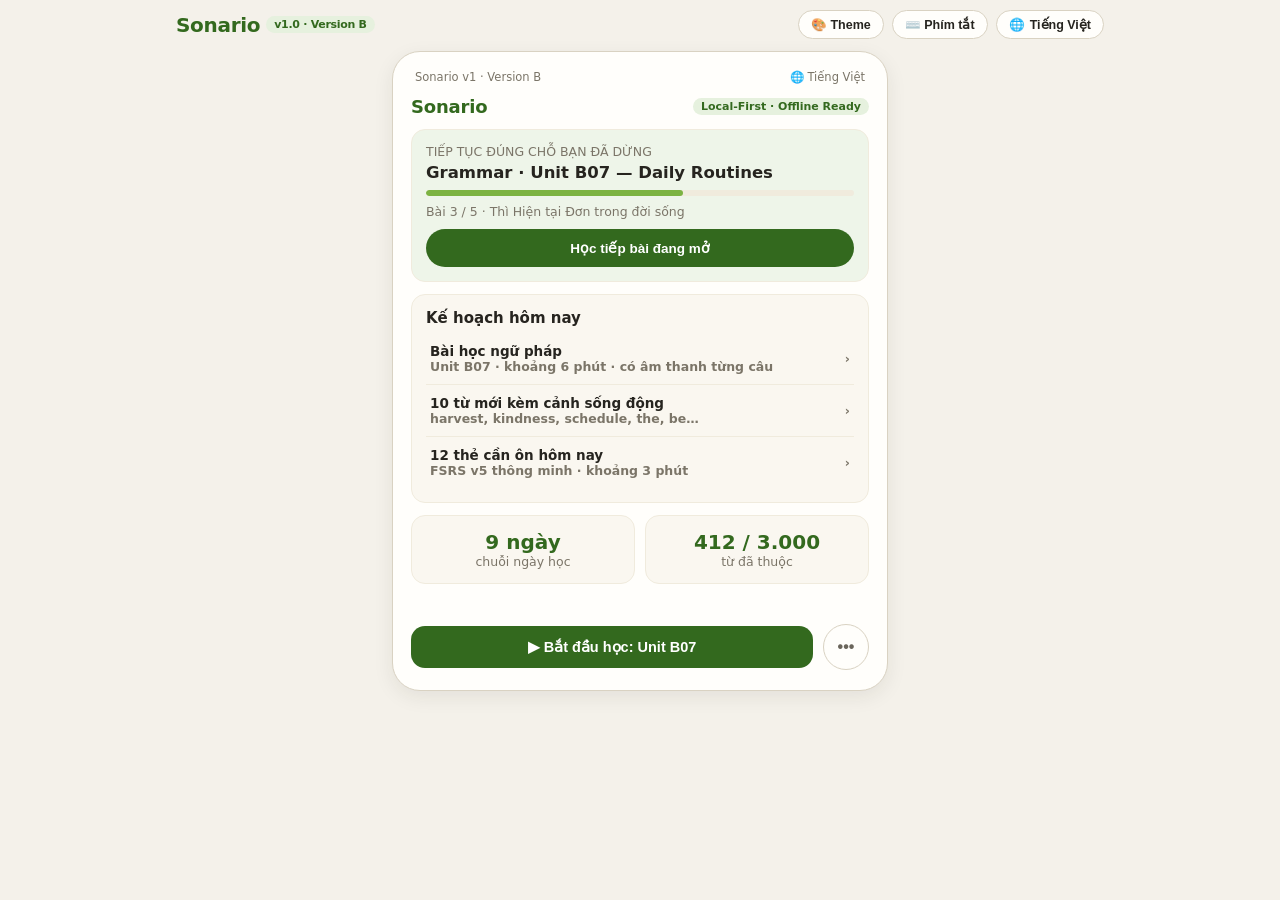
<file: index.html>
<!DOCTYPE html>
<html lang="vi" dir="ltr">
<head>
  <meta charset="utf-8">
  <meta name="viewport" content="width=device-width, initial-scale=1">
  <title>Sonario — Học tiếng Anh tự nhiên (Version B · v1.0)</title>
  <meta name="description" content="Sonario — Ứng dụng học tiếng Anh tự nhiên với cảnh sống động, sách ngữ pháp có âm thanh và thẻ nhớ thông minh FSRS v5.">
  <link rel="alternate" hreflang="vi" href="https://sonario.pp.ua/?lang=vi">
  <link rel="alternate" hreflang="en" href="https://sonario.pp.ua/?lang=en">
  <link rel="alternate" hreflang="es" href="https://sonario.pp.ua/?lang=es">
  <link rel="alternate" hreflang="zh-Hans" href="https://sonario.pp.ua/?lang=zh-Hans">
  <link rel="alternate" hreflang="hi" href="https://sonario.pp.ua/?lang=hi">
  <link rel="alternate" hreflang="fa" href="https://sonario.pp.ua/?lang=fa">
  <link rel="alternate" hreflang="x-default" href="https://sonario.pp.ua/">
  <link rel="stylesheet" href="styles.css">
</head>
<body>

  <!-- Top Global Bar: Brand + Language Resolver Trigger + Theme & Keyboard Triggers -->
  <header class="global-topbar">
    <div class="brand-cluster">
      <div class="brand-logo" onclick="SonarioApp.navigate('home')">
        <span>Sonario</span>
        <span class="brand-badge">v1.0 · Version B</span>
      </div>
    </div>
    <div class="top-actions">
      <button class="pill-btn" onclick="SonarioApp.navigate('appearance')" title="Đổi bảng màu (32 Themes + Random)">
        🎨 Theme
      </button>
      <button class="pill-btn" onclick="SonarioApp.openSheet('keys-sheet')" title="Phím tắt bàn phím (?)">
        ⌨️ Phím tắt
      </button>
      <button class="pill-btn" onclick="SonarioApp.openSheet('lang-sheet')" title="Chọn ngôn ngữ hỗ trợ (91 thị trường)">
        🌐 <span id="active-lang-label">Tiếng Việt</span>
      </button>
    </div>
  </header>

  <!-- Main App Stage (Mobile-First Shell) -->
  <main class="app-stage-wrap">
    <div class="app-shell">
      <div id="sonario-screen-body" style="display:flex;flex-direction:column;gap:12px;flex:1;">
        <!-- Rendered dynamically by SonarioApp -->
      </div>

      <!-- Plan A Navigation Bar: 1 Dynamic Continue Button + 1 Round "•••" Sheet Button -->
      <nav class="bottombar" aria-label="Điều hướng chính">
        <button id="sonario-continue-btn" class="continue-btn">▶ Bắt đầu học</button>
        <button class="dotsbtn" onclick="SonarioApp.openSheet('nav-sheet')" title="Mở bảng điều hướng 5 khu vực">•••</button>
      </nav>
    </div>
  </main>

  <!-- Screen 8: The "•••" Navigation Sheet (5 Big Area Tiles + 2 Compact Rows) -->
  <div id="nav-sheet" class="sheet-backdrop hidden" onclick="if(event.target===this) SonarioApp.closeAllSheets()">
    <div class="sheet-panel">
      <div style="display:flex;justify-content:space-between;align-items:center;">
        <b style="font-size:16.5px;">Chuyển tới… (Go to…)</b>
        <button class="pill-btn" onclick="SonarioApp.closeAllSheets()">✕</button>
      </div>
      <div class="tiles-grid">
        <button class="nav-tile" onclick="SonarioApp.navigate('home')">
          <svg viewBox="0 0 24 24"><path d="M12 3l9 8h-3v9h-4v-6H10v6H6v-9H3z"/></svg>
          Home (Hôm nay)
        </button>
        <button class="nav-tile" onclick="SonarioApp.navigate('grammar_map')">
          <svg viewBox="0 0 24 24"><path d="M5 3h12a2 2 0 0 1 2 2v16H7a2 2 0 0 1-2-2V3zm2 2v12.5c0 .3.2.5.5.5H17V5H7z"/></svg>
          Grammar (60 Bài)
        </button>
        <button class="nav-tile" onclick="SonarioApp.navigate('words')">
          <svg viewBox="0 0 24 24"><text x="12" y="17" text-anchor="middle" font-size="13" font-weight="800" fill="currentColor">Aa</text></svg>
          Words (Từ & Cảnh)
        </button>
        <button class="nav-tile" onclick="SonarioApp.navigate('review')">
          <svg viewBox="0 0 24 24"><path d="M12 4a8 8 0 1 1-7.4 5.3l2.2.6A6 6 0 1 0 12 6v4L7.5 6.5 12 3v1z"/></svg>
          Review (Ôn thẻ)
        </button>
        <button class="nav-tile" style="grid-column: span 2;" onclick="SonarioApp.navigate('me')">
          <svg viewBox="0 0 24 24"><path d="M12 4a4 4 0 1 1 0 8 4 4 0 0 1 0-8zm0 10c4.4 0 8 2 8 4.5V20H4v-1.5C4 16 7.6 14 12 14z"/></svg>
          Me (Tiến độ & Gói học)
        </button>
      </div>
      <div class="card">
        <div class="setrow" onclick="SonarioApp.navigate('settings')">
          <span>Cài đặt (Settings · Dịch & Khoá phụ huynh)</span><span>›</span>
        </div>
        <div class="setrow" onclick="SonarioApp.navigate('appearance')">
          <span>Giao diện / Bảng màu (Appearance · 32 Themes)</span><span>›</span>
        </div>
      </div>
    </div>
  </div>

  <!-- Language Picker Sheet (Multi-Market v1 · 91 Markets Scope) -->
  <div id="lang-sheet" class="sheet-backdrop hidden" onclick="if(event.target===this) SonarioApp.closeAllSheets()">
    <div class="sheet-panel">
      <div style="display:flex;justify-content:space-between;align-items:center;">
        <b style="font-size:16px;">🌐 Chọn ngôn ngữ giải thích (Đổi không mất tiến độ)</b>
        <button class="pill-btn" onclick="SonarioApp.closeAllSheets()">✕</button>
      </div>
      <input type="text" class="search-input" placeholder="Tìm Tiếng Việt, English, Español, فارسی, mã ISO..."
             oninput="SonarioApp.renderLanguagePickerList(this.value)">
      <div id="lang-picker-list" style="display:flex;flex-direction:column;gap:2px;"></div>
    </div>
  </div>

  <!-- Keyboard Shortcuts Sheet -->
  <div id="keys-sheet" class="sheet-backdrop hidden" onclick="if(event.target===this) SonarioApp.closeAllSheets()">
    <div class="sheet-panel">
      <div style="display:flex;justify-content:space-between;align-items:center;">
        <b style="font-size:16px;">⌨️ Bản đồ Phím tắt Máy tính (Version B)</b>
        <button class="pill-btn" onclick="SonarioApp.closeAllSheets()">✕</button>
      </div>
      <div class="card">
        <div class="setrow"><span><b>W</b></span><span>Nghe lại phát âm từ chính (Headword)</span></div>
        <div class="setrow"><span><b>R</b></span><span>Nghe lại câu mẫu</span></div>
        <div class="setrow"><span><b>T</b></span><span>Hiện / ẩn nhanh bản dịch inline (3s / 5s)</span></div>
        <div class="setrow"><span><b>V</b></span><span>Đổi 4 kiểu nhấn mạnh từ chính (Display / Serif / Highlight / Gradient)</span></div>
        <div class="setrow"><span><b>Enter</b></span><span>Pha 1: Xem đáp án thẻ ôn · Pha 2: Chấm Được & qua thẻ</span></div>
        <div class="setrow"><span><b>1 – 4</b></span><span>Chấm thẻ FSRS (1: Quên, 2: Khó, 3: Được, 4: Dễ — sau khi lật)</span></div>
        <div class="setrow"><span><b>F</b></span><span>Bật / tắt chế độ video toàn màn hình (ẩn thanh điều hướng)</span></div>
        <div class="setrow"><span><b>H</b></span><span>Quay về màn hình Hôm nay (Home)</span></div>
        <div class="setrow"><span><b>Esc</b></span><span>Đóng bảng chọn / thoát toàn màn hình</span></div>
      </div>
    </div>
  </div>

  <!-- Gumroad Family Licence Sheet -->
  <div id="licence-sheet" class="sheet-backdrop hidden" onclick="if(event.target===this) SonarioApp.closeAllSheets()">
    <div class="sheet-panel">
      <div style="display:flex;justify-content:space-between;align-items:center;">
        <b style="font-size:16px;">👨‍👩‍👧‍👦 Giấy phép Gia đình Trọn đời (189.000đ)</b>
        <button class="pill-btn" onclick="SonarioApp.closeAllSheets()">✕</button>
      </div>
      <p class="muted" style="margin:0;line-height:1.55;">
        Một mã giấy phép dùng cho cả gia đình (tối đa 6 thành viên), mở khoá toàn bộ lộ trình và tạo theme AI. Xác thực 1 lần qua Gumroad API, sau đó lưu chữ ký số Ed25519 hoạt động 100% offline.
      </p>
      <input id="gumroad-key-input" type="text" class="search-input"
             placeholder="Nhập mã giấy phép Gumroad hoặc FAM|LIC-2026-0001...">
      <div id="gumroad-status-msg" class="tiny" style="color:var(--accent-primary);font-weight:600;"></div>
      <div class="row">
        <a class="btn light" href="https://gumroad.com" target="_blank" rel="noopener">Mua trên Gumroad ›</a>
        <button class="btn" onclick="SonarioApp.verifyGumroadLicenseKey()">Kích hoạt mã ✓</button>
      </div>
    </div>
  </div>

  <script src="app.js"></script>
</body>
</html>
</file>
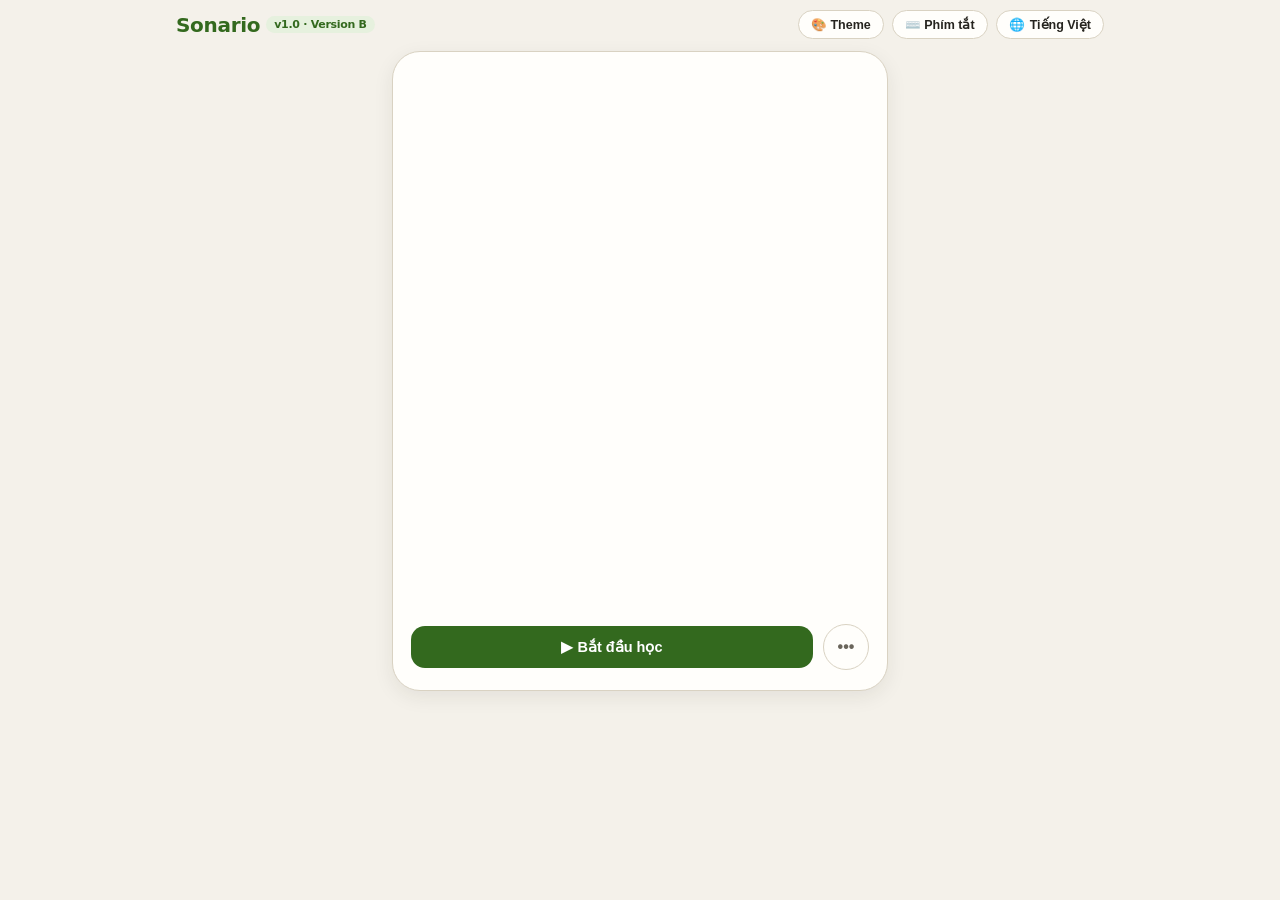
<file: sonario-v1-standalone.html>
<!DOCTYPE html>
<html lang="vi" dir="ltr">
<head>
  <meta charset="utf-8">
  <meta name="viewport" content="width=device-width, initial-scale=1">
  <title>Sonario — Học tiếng Anh tự nhiên (Version B · v1.0)</title>
  <meta name="description" content="Sonario — Ứng dụng học tiếng Anh tự nhiên với cảnh sống động, sách ngữ pháp có âm thanh và thẻ nhớ thông minh FSRS v5.">
  <link rel="alternate" hreflang="vi" href="https://sonario.pp.ua/?lang=vi">
  <link rel="alternate" hreflang="en" href="https://sonario.pp.ua/?lang=en">
  <link rel="alternate" hreflang="es" href="https://sonario.pp.ua/?lang=es">
  <link rel="alternate" hreflang="zh-Hans" href="https://sonario.pp.ua/?lang=zh-Hans">
  <link rel="alternate" hreflang="hi" href="https://sonario.pp.ua/?lang=hi">
  <link rel="alternate" hreflang="fa" href="https://sonario.pp.ua/?lang=fa">
  <link rel="alternate" hreflang="x-default" href="https://sonario.pp.ua/">
  <style>
/* ==========================================================================
   Sonario v1 Web App — Version B Official Stylesheet
   Author: Gemini Neon (GEMINI-2001) | Date: 2026-11-25
   Architecture:
   - CSS Logical Properties throughout (margin-inline-start, padding-inline-end)
     for automatic LTR / RTL mirroring across 91 markets.
   - Strict BiDi isolation (.en-isolate) for English & IPA inside RTL UI.
   - Theme token hierarchy: --accent-primary reserved strictly for key content
     (headword, grammar rule forms, target words in examples, correct answers).
   ========================================================================== */

:root {
  --bg-page: #f4f1ea;
  --bg-surface: #fffefb;
  --bg-card: #faf7f0;
  --bg-card-tint: #eef5e9;
  --text-primary: #26241f;
  --text-secondary: #6a655b;
  --text-muted: #8a8474;
  --accent-primary: #33691e;
  --accent-secondary: #7cb342;
  --accent-soft: #e6f1de;
  --border-color: #d9d2c2;
  --border-subtle: #f0ebdd;
  --danger-bg: #f9e9e6;
  --danger-fg: #991b1b;
  --warn-bg: #fdf0dd;
  --warn-fg: #92400e;
  --good-bg: #e6f1de;
  --good-fg: #166534;
  --easy-bg: #e2edf8;
  --easy-fg: #1e40af;
  --radius-lg: 24px;
  --radius-md: 14px;
  --radius-pill: 999px;
  --shadow-soft: 0 6px 20px rgba(40, 35, 20, 0.08);
}

* {
  box-sizing: border-box;
}

html, body {
  margin: 0;
  padding: 0;
  font-family: system-ui, -apple-system, "Segoe UI", Roboto, "Noto Sans", sans-serif;
  background: var(--bg-page);
  color: var(--text-primary);
  min-height: 100vh;
  -webkit-font-smoothing: antialiased;
  transition: background-color 0.2s ease, color 0.2s ease;
}

/* BiDi isolation for English & IPA inside RTL interfaces (G4_RTL_BIDI) */
.en-isolate, bdi.en-isolate {
  unicode-bidi: isolate;
  direction: ltr;
  display: inline-block;
}

/* Top Global Bar (Language Picker, Theme Quick-Switch, Keyboard Shortcut Hint) */
.global-topbar {
  max-width: 960px;
  margin: 0 auto;
  padding: 10px 16px 4px;
  display: flex;
  align-items: center;
  justify-content: space-between;
  gap: 10px;
  flex-wrap: wrap;
}

.brand-cluster {
  display: flex;
  align-items: center;
  gap: 10px;
}

.brand-logo {
  font-weight: 800;
  font-size: 20px;
  color: var(--accent-primary);
  letter-spacing: -0.3px;
  cursor: pointer;
  display: flex;
  align-items: center;
  gap: 6px;
}

.brand-badge {
  font-size: 11px;
  font-weight: 600;
  padding: 2px 8px;
  border-radius: var(--radius-pill);
  background: var(--accent-soft);
  color: var(--accent-primary);
}

.top-actions {
  display: flex;
  align-items: center;
  gap: 8px;
}

.pill-btn {
  background: var(--bg-surface);
  color: var(--text-primary);
  border: 1.5px solid var(--border-color);
  border-radius: var(--radius-pill);
  padding: 6px 12px;
  font-size: 12.5px;
  font-weight: 600;
  cursor: pointer;
  display: inline-flex;
  align-items: center;
  gap: 5px;
  transition: transform 0.1s ease, border-color 0.15s ease;
}

.pill-btn:hover {
  border-color: var(--accent-primary);
}

/* Non-blocking Fallback / IP Suggestion Banner (Auto-Language Spec Section 1 & 2) */
.soft-banner {
  max-width: 520px;
  margin: 6px auto 0;
  padding: 8px 14px;
  border-radius: var(--radius-md);
  background: var(--bg-card-tint);
  border: 1.5px solid var(--accent-secondary);
  color: var(--text-primary);
  font-size: 12.5px;
  display: flex;
  align-items: center;
  justify-content: space-between;
  gap: 8px;
}

.soft-banner.hidden {
  display: none !important;
}

.soft-banner-actions {
  display: flex;
  align-items: center;
  gap: 6px;
  flex-shrink: 0;
}

/* Main App Shell (Responsive Mobile-First Stage + Desktop Centered Shell) */
.app-stage-wrap {
  max-width: 520px;
  margin: 8px auto 28px;
  padding: 0 12px;
}

.app-shell {
  background: var(--bg-surface);
  border: 1.5px solid var(--border-color);
  border-radius: 28px;
  padding: 18px 18px 20px;
  min-height: 640px;
  box-shadow: var(--shadow-soft);
  display: flex;
  flex-direction: column;
  gap: 13px;
  position: relative;
}

.app-shell.fullscreen-video-mode .bottombar,
.app-shell.fullscreen-video-mode .appbar,
.app-shell.fullscreen-video-mode .statusbar {
  display: none !important;
}

.statusbar {
  display: flex;
  justify-content: space-between;
  align-items: center;
  font-size: 11.5px;
  color: var(--text-muted);
  padding: 0 4px;
}

.appbar {
  display: flex;
  align-items: center;
  justify-content: space-between;
  gap: 8px;
}

.screen-title {
  font-weight: 800;
  font-size: 18px;
  color: var(--accent-primary);
  letter-spacing: -0.2px;
}

/* Cards & Hierarchy */
.card {
  background: var(--bg-card);
  border-radius: var(--radius-md);
  padding: 14px;
  border: 1px solid var(--border-subtle);
}

.card.tint {
  background: var(--bg-card-tint);
}

.muted {
  color: var(--text-muted);
  font-size: 12.5px;
}

.tiny {
  color: var(--text-muted);
  font-size: 11.5px;
  line-height: 1.5;
}

.big {
  font-size: 16.5px;
  font-weight: 700;
  color: var(--text-primary);
}

/* Progress Bar */
.bar {
  height: 6px;
  background: var(--border-subtle);
  border-radius: var(--radius-pill);
  overflow: hidden;
}

.bar > i {
  display: block;
  height: 100%;
  background: var(--accent-secondary);
  border-radius: var(--radius-pill);
  transition: width 0.25s ease;
}

/* Buttons */
.btn {
  display: inline-flex;
  align-items: center;
  justify-content: center;
  gap: 6px;
  background: var(--accent-primary);
  color: #ffffff;
  border: 1.5px solid transparent;
  border-radius: var(--radius-pill);
  padding: 10px 18px;
  font-size: 13.5px;
  font-weight: 600;
  cursor: pointer;
  text-align: center;
  text-decoration: none;
  transition: opacity 0.15s ease, transform 0.1s ease;
}

.btn:active {
  transform: scale(0.98);
}

.btn.light {
  background: transparent;
  color: var(--accent-primary);
  border-color: var(--border-color);
}

.btn.block {
  display: flex;
  width: 100%;
}

.row {
  display: flex;
  gap: 10px;
}

.row > * {
  flex: 1;
}

/* Ephemeral First-Session Guidance Hint Chip (Version B Rule: 3.5s then gone forever) */
.hintchip {
  align-self: center;
  background: #fdf6d8;
  border: 1.5px solid #e7d98a;
  color: #6d5f1e;
  font-size: 12px;
  padding: 7px 14px;
  border-radius: var(--radius-pill);
  text-align: center;
  animation: fadeIn 0.25s ease;
}

@keyframes fadeIn {
  from { opacity: 0; transform: translateY(-4px); }
  to { opacity: 1; transform: translateY(0); }
}

/* Hero Headword & 4 Selectable Emphasis Styles (Tam 2026-11-24 12:06) */
.word-hero {
  text-align: center;
  padding: 6px 0 2px;
}

.headword-base {
  display: inline-block;
  line-height: 1.15;
  margin-bottom: 4px;
  cursor: pointer;
}

.hw-display {
  font-size: 42px;
  font-weight: 800;
  letter-spacing: -0.6px;
  color: var(--accent-primary);
}

.hw-serif {
  font-family: Georgia, "Times New Roman", serif;
  font-size: 40px;
  font-weight: 700;
  color: var(--accent-primary);
}

.hw-highlight {
  font-size: 38px;
  font-weight: 800;
  color: var(--text-primary);
  background: var(--accent-soft);
  border-radius: 12px;
  padding: 3px 16px;
  border: 1.5px solid var(--accent-secondary);
}

.hw-gradient {
  font-size: 42px;
  font-weight: 800;
  background: linear-gradient(90deg, var(--accent-primary), var(--accent-secondary));
  -webkit-background-clip: text;
  background-clip: text;
  color: transparent;
}

.ipa-line {
  color: var(--text-muted);
  font-size: 14.5px;
  display: flex;
  align-items: center;
  justify-content: center;
  gap: 6px;
}

.pos-chip {
  display: inline-block;
  margin-top: 6px;
  font-size: 11.5px;
  background: var(--border-subtle);
  padding: 3px 10px;
  border-radius: var(--radius-pill);
  color: var(--text-secondary);
}

.meaning-en {
  font-size: 14.5px;
  line-height: 1.55;
  margin: 10px 0 4px;
  color: var(--text-primary);
}

/* Inline Timed Translation System (Version B Rule: Hidden by default, dotted underline, 3s/4s/5s) */
.tr-trigger {
  border-bottom: 1.5px dotted var(--accent-secondary);
  cursor: pointer;
  transition: background-color 0.15s ease;
}

.tr-trigger:hover {
  background-color: var(--accent-soft);
}

.tr-inline-slot {
  color: var(--text-secondary);
  font-size: 13px;
  font-style: italic;
  margin-top: 5px;
  padding: 5px 10px;
  border-radius: 9px;
  background: var(--bg-surface);
  border: 1px dashed var(--border-color);
  display: none;
}

.tr-inline-slot.visible {
  display: block;
  animation: fadeIn 0.18s ease;
}

.tr-inline-slot.pinned {
  border-style: solid;
  border-color: var(--accent-primary);
}

/* Dual-State Media Slot (Requirement iii: image_ready -> video_ready, 6s 480p, ZERO player chrome) */
.scene-media-slot {
  height: 148px;
  border-radius: var(--radius-md);
  overflow: hidden;
  position: relative;
  background: linear-gradient(135deg, var(--accent-secondary), var(--accent-primary));
  display: flex;
  align-items: center;
  justify-content: center;
  border: 1px solid var(--border-color);
}

.scene-media-slot video.clean-scene-video {
  width: 100%;
  height: 100%;
  object-fit: cover;
  pointer-events: none; /* Prevents any browser player UI overlay on touch/click */
  display: block;
}

.scene-media-slot .scene-still-art {
  width: 100%;
  height: 100%;
  display: flex;
  flex-direction: column;
  align-items: center;
  justify-content: center;
  padding: 12px;
  text-align: center;
  color: #ffffff;
  position: relative;
}

.scene-state-pill {
  position: absolute;
  top: 8px;
  inset-inline-end: 8px;
  font-size: 10.5px;
  font-weight: 700;
  padding: 2px 8px;
  border-radius: var(--radius-pill);
  background: rgba(0, 0, 0, 0.45);
  color: #ffffff;
  backdrop-filter: blur(4px);
}

.scene-caption-bar {
  position: absolute;
  inset-inline-start: 10px;
  bottom: 8px;
  color: #ffffff;
  font-size: 11.5px;
  text-shadow: 0 1px 3px rgba(0, 0, 0, 0.65);
  background: rgba(0, 0, 0, 0.32);
  padding: 2px 8px;
  border-radius: 6px;
}

/* Audio Play Button (Per-sentence & Per-headword) */
.play-btn {
  width: 28px;
  height: 28px;
  border-radius: 50%;
  background: var(--accent-primary);
  color: #ffffff;
  border: none;
  display: inline-flex;
  align-items: center;
  justify-content: center;
  font-size: 11px;
  cursor: pointer;
  flex-shrink: 0;
  transition: transform 0.1s ease, background-color 0.15s ease;
}

.play-btn:hover {
  background: var(--accent-secondary);
}

.play-btn.playing {
  box-shadow: 0 0 0 4px var(--accent-soft);
}

/* Grammar Lesson: Dialogue, Bilingual Rules & Grammar-in-Use Inline Mini-Illustrations */
.dialogue-list {
  display: flex;
  flex-direction: column;
  gap: 8px;
}

.bubble {
  max-width: 88%;
  padding: 9px 12px;
  border-radius: 14px;
  font-size: 13.5px;
  line-height: 1.45;
  cursor: pointer;
}

.bubble.side-a {
  background: var(--bg-card-tint);
  align-self: flex-start;
  border-bottom-left-radius: 4px;
}

.bubble.side-b {
  background: var(--bg-surface);
  border: 1px solid var(--border-color);
  align-self: flex-end;
  border-bottom-right-radius: 4px;
}

ul.bilingual-rules {
  margin: 8px 0 0;
  padding-inline-start: 18px;
  font-size: 13.5px;
  line-height: 1.6;
}

ul.bilingual-rules li + li {
  margin-top: 8px;
}

ul.bilingual-rules b,
.ex-sentence b {
  color: var(--accent-primary);
  font-weight: 700;
}

.rule-tr-line {
  display: block;
  color: var(--text-secondary);
  font-size: 12.5px;
  margin-top: 2px;
}

.ex-row {
  display: flex;
  align-items: flex-start;
  gap: 10px;
  padding: 9px 0;
  font-size: 14px;
}

.ex-row + .ex-row {
  border-top: 1px solid var(--border-subtle);
}

.ex-body {
  flex: 1;
  min-width: 0;
}

/* Compact Grammar-in-Use inline detail illustration badge beside each example sentence (Tam 2026-11-25) */
.giu-mini-illus {
  display: inline-flex;
  align-items: center;
  gap: 4px;
  font-size: 11px;
  font-weight: 600;
  padding: 3px 8px;
  border-radius: 8px;
  background: var(--bg-card-tint);
  color: var(--accent-primary);
  border: 1px solid var(--border-color);
  white-space: nowrap;
  flex-shrink: 0;
}

/* Grammar Map Stages & Chips */
.stage-block {
  padding: 10px 2px;
}

.stage-block + .stage-block {
  border-top: 1px solid var(--border-subtle);
}

.stage-block h4 {
  margin: 0 0 2px;
  font-size: 14.5px;
  font-weight: 700;
}

.stage-block p {
  margin: 0 0 8px;
  font-size: 12px;
  color: var(--text-muted);
}

.chips-wrap {
  display: flex;
  flex-wrap: wrap;
  gap: 6px;
}

.unit-chip {
  font-size: 12px;
  padding: 5px 10px;
  border-radius: var(--radius-pill);
  background: var(--border-subtle);
  color: var(--text-secondary);
  border: 1px solid transparent;
  cursor: pointer;
}

.unit-chip.done {
  background: var(--accent-soft);
  color: var(--accent-primary);
  font-weight: 600;
}

.unit-chip.now {
  background: var(--accent-primary);
  color: #ffffff;
  font-weight: 700;
}

/* FSRS v5 Smart Review & Post-Session Cram Loop */
.cloze-box {
  font-size: 20px;
  text-align: center;
  line-height: 1.6;
  padding: 16px 8px 10px;
}

.cloze-gap {
  color: var(--accent-primary);
  font-weight: 800;
  border-bottom: 2.5px solid var(--accent-primary);
  padding: 0 8px;
}

.fsrs-grid {
  display: grid;
  grid-template-columns: repeat(4, 1fr);
  gap: 8px;
}

.fsrs-btn {
  text-align: center;
  border-radius: 12px;
  padding: 10px 4px;
  font-size: 13px;
  font-weight: 700;
  border: 1.5px solid transparent;
  cursor: pointer;
  min-height: 56px;
  display: flex;
  flex-direction: column;
  align-items: center;
  justify-content: center;
}

.fsrs-btn small {
  display: block;
  font-weight: 500;
  font-size: 11px;
  margin-top: 2px;
  opacity: 0.85;
}

.fsrs-btn.again { background: var(--danger-bg); color: var(--danger-fg); }
.fsrs-btn.hard  { background: var(--warn-bg);   color: var(--warn-fg); }
.fsrs-btn.good  { background: var(--good-bg);   color: var(--good-fg); }
.fsrs-btn.easy  { background: var(--easy-bg);   color: var(--easy-fg); }

/* Plan A Navigation Bar: Dynamic Continue Button + Round "•••" Sheet Trigger */
.bottombar {
  margin-top: auto;
  padding-top: 6px;
  display: flex;
  gap: 10px;
  align-items: center;
}

.continue-btn {
  flex: 1;
  background: var(--accent-primary);
  color: #ffffff;
  border: none;
  text-align: center;
  padding: 13px 12px;
  border-radius: var(--radius-md);
  font-weight: 700;
  font-size: 14.5px;
  cursor: pointer;
  transition: opacity 0.25s ease, transform 0.1s ease;
}

.continue-btn.video-dimmed {
  opacity: 0.4;
  pointer-events: none;
}

.dotsbtn {
  width: 46px;
  height: 46px;
  flex: none;
  border-radius: 50%;
  background: var(--bg-surface);
  border: 1.5px solid var(--border-color);
  display: flex;
  align-items: center;
  justify-content: center;
  font-size: 16px;
  font-weight: 700;
  color: var(--text-secondary);
  cursor: pointer;
}

/* Modal / Bottom Sheet Overlay (Screen 8 "•••" Sheet, Language Picker, Keyboard Map, Family Licence) */
.sheet-backdrop {
  position: fixed;
  inset: 0;
  background: rgba(20, 18, 14, 0.48);
  display: flex;
  align-items: flex-end;
  justify-content: center;
  z-index: 1000;
  padding: 16px;
}

.sheet-backdrop.hidden {
  display: none !important;
}

.sheet-panel {
  background: var(--bg-surface);
  color: var(--text-primary);
  border: 1.5px solid var(--border-color);
  border-radius: 24px;
  padding: 18px;
  width: 100%;
  max-width: 480px;
  max-height: 86vh;
  overflow-y: auto;
  box-shadow: 0 12px 34px rgba(0, 0, 0, 0.22);
  display: flex;
  flex-direction: column;
  gap: 12px;
}

.tiles-grid {
  display: grid;
  grid-template-columns: 1fr 1fr;
  gap: 10px;
}

.nav-tile {
  background: var(--bg-card);
  border: 1.5px solid var(--border-color);
  border-radius: var(--radius-md);
  padding: 14px 10px;
  text-align: center;
  font-size: 13.5px;
  font-weight: 700;
  color: var(--text-primary);
  cursor: pointer;
}

.nav-tile.active {
  border-color: var(--accent-primary);
  background: var(--bg-card-tint);
  color: var(--accent-primary);
}

.nav-tile svg {
  width: 24px;
  height: 24px;
  fill: currentColor;
  display: block;
  margin: 0 auto 6px;
}

.setrow {
  display: flex;
  align-items: center;
  justify-content: space-between;
  padding: 10px 4px;
  font-size: 13.5px;
  font-weight: 600;
  cursor: pointer;
}

.setrow + .setrow {
  border-top: 1px solid var(--border-subtle);
}

/* Swatches Grid for 32 Built-In Themes */
.swatches-grid {
  display: grid;
  grid-template-columns: repeat(2, 1fr);
  gap: 9px;
  max-height: 290px;
  overflow-y: auto;
  padding: 2px;
}

.theme-swatch {
  border-radius: 13px;
  padding: 10px;
  border: 2px solid transparent;
  cursor: pointer;
}

.theme-swatch.selected {
  border-color: var(--accent-primary);
}

.theme-swatch .nm {
  font-weight: 700;
  font-size: 13px;
  margin-bottom: 6px;
  display: flex;
  justify-content: space-between;
  align-items: center;
}

.dots-row {
  display: flex;
  gap: 5px;
}

.dots-row i {
  width: 16px;
  height: 16px;
  border-radius: 50%;
  display: block;
  border: 1px solid rgba(0, 0, 0, 0.12);
}

.search-input {
  width: 100%;
  padding: 10px 12px;
  border-radius: 12px;
  border: 1.5px solid var(--border-color);
  background: var(--bg-card);
  color: var(--text-primary);
  font-size: 13.5px;
}

</style>
</head>
<body>

  <!-- Top Global Bar: Brand + Language Resolver Trigger + Theme & Keyboard Triggers -->
  <header class="global-topbar">
    <div class="brand-cluster">
      <div class="brand-logo" onclick="SonarioApp.navigate('home')">
        <span>Sonario</span>
        <span class="brand-badge">v1.0 · Version B</span>
      </div>
    </div>
    <div class="top-actions">
      <button class="pill-btn" onclick="SonarioApp.navigate('appearance')" title="Đổi bảng màu (32 Themes + Random)">
        🎨 Theme
      </button>
      <button class="pill-btn" onclick="SonarioApp.openSheet('keys-sheet')" title="Phím tắt bàn phím (?)">
        ⌨️ Phím tắt
      </button>
      <button class="pill-btn" onclick="SonarioApp.openSheet('lang-sheet')" title="Chọn ngôn ngữ hỗ trợ (91 thị trường)">
        🌐 <span id="active-lang-label">Tiếng Việt</span>
      </button>
    </div>
  </header>

  <!-- Main App Stage (Mobile-First Shell) -->
  <main class="app-stage-wrap">
    <div class="app-shell">
      <div id="sonario-screen-body" style="display:flex;flex-direction:column;gap:12px;flex:1;">
        <!-- Rendered dynamically by SonarioApp -->
      </div>

      <!-- Plan A Navigation Bar: 1 Dynamic Continue Button + 1 Round "•••" Sheet Button -->
      <nav class="bottombar" aria-label="Điều hướng chính">
        <button id="sonario-continue-btn" class="continue-btn">▶ Bắt đầu học</button>
        <button class="dotsbtn" onclick="SonarioApp.openSheet('nav-sheet')" title="Mở bảng điều hướng 5 khu vực">•••</button>
      </nav>
    </div>
  </main>

  <!-- Screen 8: The "•••" Navigation Sheet (5 Big Area Tiles + 2 Compact Rows) -->
  <div id="nav-sheet" class="sheet-backdrop hidden" onclick="if(event.target===this) SonarioApp.closeAllSheets()">
    <div class="sheet-panel">
      <div style="display:flex;justify-content:space-between;align-items:center;">
        <b style="font-size:16.5px;">Chuyển tới… (Go to…)</b>
        <button class="pill-btn" onclick="SonarioApp.closeAllSheets()">✕</button>
      </div>
      <div class="tiles-grid">
        <button class="nav-tile" onclick="SonarioApp.navigate('home')">
          <svg viewBox="0 0 24 24"><path d="M12 3l9 8h-3v9h-4v-6H10v6H6v-9H3z"/></svg>
          Home (Hôm nay)
        </button>
        <button class="nav-tile" onclick="SonarioApp.navigate('grammar_map')">
          <svg viewBox="0 0 24 24"><path d="M5 3h12a2 2 0 0 1 2 2v16H7a2 2 0 0 1-2-2V3zm2 2v12.5c0 .3.2.5.5.5H17V5H7z"/></svg>
          Grammar (60 Bài)
        </button>
        <button class="nav-tile" onclick="SonarioApp.navigate('words')">
          <svg viewBox="0 0 24 24"><text x="12" y="17" text-anchor="middle" font-size="13" font-weight="800" fill="currentColor">Aa</text></svg>
          Words (Từ & Cảnh)
        </button>
        <button class="nav-tile" onclick="SonarioApp.navigate('review')">
          <svg viewBox="0 0 24 24"><path d="M12 4a8 8 0 1 1-7.4 5.3l2.2.6A6 6 0 1 0 12 6v4L7.5 6.5 12 3v1z"/></svg>
          Review (Ôn thẻ)
        </button>
        <button class="nav-tile" style="grid-column: span 2;" onclick="SonarioApp.navigate('me')">
          <svg viewBox="0 0 24 24"><path d="M12 4a4 4 0 1 1 0 8 4 4 0 0 1 0-8zm0 10c4.4 0 8 2 8 4.5V20H4v-1.5C4 16 7.6 14 12 14z"/></svg>
          Me (Tiến độ & Gói học)
        </button>
      </div>
      <div class="card">
        <div class="setrow" onclick="SonarioApp.navigate('settings')">
          <span>Cài đặt (Settings · Dịch & Khoá phụ huynh)</span><span>›</span>
        </div>
        <div class="setrow" onclick="SonarioApp.navigate('appearance')">
          <span>Giao diện / Bảng màu (Appearance · 32 Themes)</span><span>›</span>
        </div>
      </div>
    </div>
  </div>

  <!-- Language Picker Sheet (Multi-Market v1 · 91 Markets Scope) -->
  <div id="lang-sheet" class="sheet-backdrop hidden" onclick="if(event.target===this) SonarioApp.closeAllSheets()">
    <div class="sheet-panel">
      <div style="display:flex;justify-content:space-between;align-items:center;">
        <b style="font-size:16px;">🌐 Chọn ngôn ngữ giải thích (Đổi không mất tiến độ)</b>
        <button class="pill-btn" onclick="SonarioApp.closeAllSheets()">✕</button>
      </div>
      <input type="text" class="search-input" placeholder="Tìm Tiếng Việt, English, Español, فارسی, mã ISO..."
             oninput="SonarioApp.renderLanguagePickerList(this.value)">
      <div id="lang-picker-list" style="display:flex;flex-direction:column;gap:2px;"></div>
    </div>
  </div>

  <!-- Keyboard Shortcuts Sheet -->
  <div id="keys-sheet" class="sheet-backdrop hidden" onclick="if(event.target===this) SonarioApp.closeAllSheets()">
    <div class="sheet-panel">
      <div style="display:flex;justify-content:space-between;align-items:center;">
        <b style="font-size:16px;">⌨️ Bản đồ Phím tắt Máy tính (Version B)</b>
        <button class="pill-btn" onclick="SonarioApp.closeAllSheets()">✕</button>
      </div>
      <div class="card">
        <div class="setrow"><span><b>W</b></span><span>Nghe lại phát âm từ chính (Headword)</span></div>
        <div class="setrow"><span><b>R</b></span><span>Nghe lại câu mẫu</span></div>
        <div class="setrow"><span><b>T</b></span><span>Hiện / ẩn nhanh bản dịch inline (3s / 5s)</span></div>
        <div class="setrow"><span><b>V</b></span><span>Đổi 4 kiểu nhấn mạnh từ chính (Display / Serif / Highlight / Gradient)</span></div>
        <div class="setrow"><span><b>Enter</b></span><span>Pha 1: Xem đáp án thẻ ôn · Pha 2: Chấm Được & qua thẻ</span></div>
        <div class="setrow"><span><b>1 – 4</b></span><span>Chấm thẻ FSRS (1: Quên, 2: Khó, 3: Được, 4: Dễ — sau khi lật)</span></div>
        <div class="setrow"><span><b>F</b></span><span>Bật / tắt chế độ video toàn màn hình (ẩn thanh điều hướng)</span></div>
        <div class="setrow"><span><b>H</b></span><span>Quay về màn hình Hôm nay (Home)</span></div>
        <div class="setrow"><span><b>Esc</b></span><span>Đóng bảng chọn / thoát toàn màn hình</span></div>
      </div>
    </div>
  </div>

  <!-- Gumroad Family Licence Sheet -->
  <div id="licence-sheet" class="sheet-backdrop hidden" onclick="if(event.target===this) SonarioApp.closeAllSheets()">
    <div class="sheet-panel">
      <div style="display:flex;justify-content:space-between;align-items:center;">
        <b style="font-size:16px;">👨‍👩‍👧‍👦 Giấy phép Gia đình Trọn đời (189.000đ)</b>
        <button class="pill-btn" onclick="SonarioApp.closeAllSheets()">✕</button>
      </div>
      <p class="muted" style="margin:0;line-height:1.55;">
        Một mã giấy phép dùng cho cả gia đình (tối đa 6 thành viên), mở khoá toàn bộ lộ trình và tạo theme AI. Xác thực 1 lần qua Gumroad API, sau đó lưu chữ ký số Ed25519 hoạt động 100% offline.
      </p>
      <input id="gumroad-key-input" type="text" class="search-input"
             placeholder="Nhập mã giấy phép Gumroad hoặc FAM|LIC-2026-0001...">
      <div id="gumroad-status-msg" class="tiny" style="color:var(--accent-primary);font-weight:600;"></div>
      <div class="row">
        <a class="btn light" href="https://gumroad.com" target="_blank" rel="noopener">Mua trên Gumroad ›</a>
        <button class="btn" onclick="SonarioApp.verifyGumroadLicenseKey()">Kích hoạt mã ✓</button>
      </div>
    </div>
  </div>

  <script>
/* ==========================================================================
   Sonario v1 Web App — Version B Official Engine (app.js)
   Author: Gemini Neon (GEMINI-2001) | Date: 2026-11-25
   Domain: https://sonario.pp.ua | CDN: https://cdn.sonario.pp.ua
   ==========================================================================
   ARCHITECTURAL GUARANTEES (Tam's Standing Rules 2026-11-24/25):
   1. Strict UI / Database Separation:
      - Presentation layer reads exclusively through DataStore adapter.
      - Zero runtime machine translation: all translations come pre-verified
        from the loaded pack (pack.{lang}.v1.0.json.gz / .json).
   2. Version B UX Baseline:
      - All translations hidden by default (dotted underline indicator).
      - Inline reveal directly under content on tap/hover; auto-hide timers:
        * Word meaning: 3000 ms (3 seconds)
        * Dialogue line: 4000 ms (4 seconds)
        * Example sentence: 5000 ms (5 seconds)
      - Exception: Grammar rules are ALWAYS bilingual.
      - Ephemeral session hint: shows for 3.5 seconds at session start,
        permanently disabled once learner triggers translations 2 times.
      - Hero headword with 4 styles (Display, Serif, Highlight, Gradient)
        and automatic pronunciation playback at 0.18s (180ms).
      - Zero visual clutter: no source unit tags on review cards, no voice
        credits on word screen, no "returns in N days" on word cards.
      - Plan A Navigation: 1 dynamic Continue button + 1 round "•••" button
        opening the 5-area sheet (Home, Grammar, Words, Review, Me) +
        2 rows (Settings, Appearance).
   3. New Mandatory v1 Features (Tam 2026-11-24/25):
      - (i) Online Grammar Book with per-sentence click-to-play audio (▶)
        and compact Grammar-in-Use inline detail illustrations.
      - (ii) Cloudflare Pages deployment ready under sonario.pp.ua.
      - (iii) Dual-state media slot per scene ID (missing / image_ready /
        video_ready): displays still image when image_ready; automatically
        swaps to silent looping 6s 480p video (no player UI, poster = still)
        when video_ready, plus independent scene ambient audio track support.
      - (iv) Multi-market from v1: 6-tier Language Resolver + 5-step fallback
        chain reading markets.json & fallback_map.json; strict separation of
        localStorage["sonario_prefs_v1"] and localStorage["sonario_progress_v1"].
   ========================================================================== */

const EMBEDDED_MARKETS = {
  "schema_version": "1.0",
  "cdn_origin": "https://cdn.sonario.pp.ua",
  "app_domain": "https://sonario.pp.ua",
  "total_planned_markets": 91,
  "markets": {
    "vi": {
      "bcp47": "vi",
      "endonym": "Tiếng Việt",
      "en_name": "Vietnamese",
      "country_hints": [
        "VN"
      ],
      "dir": "ltr",
      "script": "Latn",
      "release_tier": "full",
      "status": "live",
      "pack_url": "pack.vi.v1.0.json",
      "pack_gz_url": "https://cdn.sonario.pp.ua/packs/vi/pack.vi.v1.0.json.gz",
      "torrent_url": "https://cdn.sonario.pp.ua/packs/vi/pack.vi.v1.0.torrent",
      "blogger_url": "https://vi-sonario.blogspot.com",
      "ip_banner_prompt": "Bạn muốn xem giải thích bằng Tiếng Việt?",
      "ip_banner_accept": "Chuyển sang Tiếng Việt",
      "ip_banner_keep": "Giữ Tiếng Anh"
    },
    "en": {
      "bcp47": "en",
      "endonym": "Simple English",
      "en_name": "Simple English",
      "country_hints": [
        "US",
        "GB",
        "AU",
        "CA",
        "NZ",
        "IE"
      ],
      "dir": "ltr",
      "script": "Latn",
      "release_tier": "full",
      "status": "live",
      "pack_url": "https://cdn.sonario.pp.ua/packs/en/pack.en.v1.0.json.gz",
      "blogger_url": "https://en-sonario.blogspot.com"
    },
    "es": {
      "bcp47": "es",
      "endonym": "Español",
      "en_name": "Spanish",
      "country_hints": [
        "ES",
        "MX",
        "CO",
        "AR",
        "PE",
        "CL",
        "VE",
        "EC",
        "GT",
        "CU",
        "BO",
        "DO",
        "HN",
        "PY",
        "SV",
        "NI",
        "CR",
        "PA",
        "UY"
      ],
      "dir": "ltr",
      "script": "Latn",
      "release_tier": "full",
      "status": "live",
      "pack_url": "https://cdn.sonario.pp.ua/packs/es/pack.es.v1.0.json.gz",
      "blogger_url": "https://es-sonario.blogspot.com",
      "ip_banner_prompt": "¿Quieres ver las explicaciones en Español?",
      "ip_banner_accept": "Cambiar a Español",
      "ip_banner_keep": "Mantener Inglés"
    },
    "zh-Hans": {
      "bcp47": "zh-Hans",
      "endonym": "简体中文",
      "en_name": "Chinese (Simplified)",
      "country_hints": [
        "CN",
        "SG"
      ],
      "dir": "ltr",
      "script": "Hans",
      "release_tier": "full",
      "status": "live",
      "pack_url": "https://cdn.sonario.pp.ua/packs/zh-Hans/pack.zh-Hans.v1.0.json.gz",
      "blogger_url": "https://zh-sonario.blogspot.com",
      "ip_banner_prompt": "您想查看简体中文解释吗？",
      "ip_banner_accept": "切换到简体中文",
      "ip_banner_keep": "保持英文"
    },
    "hi": {
      "bcp47": "hi",
      "endonym": "हिन्दी",
      "en_name": "Hindi",
      "country_hints": [
        "IN"
      ],
      "dir": "ltr",
      "script": "Deva",
      "release_tier": "full",
      "status": "live",
      "pack_url": "https://cdn.sonario.pp.ua/packs/hi/pack.hi.v1.0.json.gz",
      "blogger_url": "https://hi-sonario.blogspot.com",
      "ip_banner_prompt": "क्या आप हिन्दी में व्याख्या देखना चाहते हैं?",
      "ip_banner_accept": "हिन्दी में बदलें",
      "ip_banner_keep": "अंग्रेज़ी रखें"
    },
    "fa": {
      "bcp47": "fa",
      "endonym": "فارسی",
      "en_name": "Persian (Farsi)",
      "country_hints": [
        "IR",
        "AF"
      ],
      "dir": "rtl",
      "script": "Arab",
      "release_tier": "full",
      "status": "live",
      "pack_url": "https://cdn.sonario.pp.ua/packs/fa/pack.fa.v1.0.json.gz",
      "blogger_url": "https://fa-sonario.blogspot.com",
      "ip_banner_prompt": "آیا می‌خواهید توضیحات را به زبان فارسی ببینید؟",
      "ip_banner_accept": "تغییر به فارسی",
      "ip_banner_keep": "ادامه با انگلیسی"
    },
    "ar": {
      "bcp47": "ar",
      "endonym": "العربية",
      "en_name": "Arabic",
      "country_hints": [
        "EG",
        "SA",
        "AE",
        "MA",
        "DZ",
        "IQ",
        "JO",
        "TN",
        "LB",
        "KW",
        "OM",
        "QA",
        "BH"
      ],
      "dir": "rtl",
      "script": "Arab",
      "release_tier": "full",
      "status": "live",
      "pack_url": "https://cdn.sonario.pp.ua/packs/ar/pack.ar.v1.0.json.gz",
      "blogger_url": "https://ar-sonario.blogspot.com"
    },
    "pt": {
      "bcp47": "pt",
      "endonym": "Português",
      "en_name": "Portuguese",
      "country_hints": [
        "BR",
        "PT",
        "AO",
        "MZ"
      ],
      "dir": "ltr",
      "script": "Latn",
      "release_tier": "full",
      "status": "live",
      "pack_url": "https://cdn.sonario.pp.ua/packs/pt/pack.pt.v1.0.json.gz"
    },
    "bn": {
      "bcp47": "bn",
      "endonym": "বাংলা",
      "en_name": "Bengali",
      "country_hints": [
        "BD",
        "IN"
      ],
      "dir": "ltr",
      "script": "Beng",
      "release_tier": "full",
      "status": "live",
      "pack_url": "https://cdn.sonario.pp.ua/packs/bn/pack.bn.v1.0.json.gz"
    },
    "ru": {
      "bcp47": "ru",
      "endonym": "Русский",
      "en_name": "Russian",
      "country_hints": [
        "RU",
        "BY",
        "KZ",
        "KG"
      ],
      "dir": "ltr",
      "script": "Cyrl",
      "release_tier": "full",
      "status": "live",
      "pack_url": "https://cdn.sonario.pp.ua/packs/ru/pack.ru.v1.0.json.gz"
    },
    "ja": {
      "bcp47": "ja",
      "endonym": "日本語",
      "en_name": "Japanese",
      "country_hints": [
        "JP"
      ],
      "dir": "ltr",
      "script": "Jpan",
      "release_tier": "full",
      "status": "live",
      "pack_url": "https://cdn.sonario.pp.ua/packs/ja/pack.ja.v1.0.json.gz"
    },
    "id": {
      "bcp47": "id",
      "endonym": "Bahasa Indonesia",
      "en_name": "Indonesian",
      "country_hints": [
        "ID"
      ],
      "dir": "ltr",
      "script": "Latn",
      "release_tier": "full",
      "status": "live",
      "pack_url": "https://cdn.sonario.pp.ua/packs/id/pack.id.v1.0.json.gz"
    },
    "fr": {
      "bcp47": "fr",
      "endonym": "Français",
      "en_name": "French",
      "country_hints": [
        "FR",
        "CD",
        "CI",
        "SN",
        "CM",
        "BF",
        "ML",
        "NE",
        "TG",
        "BJ"
      ],
      "dir": "ltr",
      "script": "Latn",
      "release_tier": "full",
      "status": "live",
      "pack_url": "https://cdn.sonario.pp.ua/packs/fr/pack.fr.v1.0.json.gz"
    },
    "de": {
      "bcp47": "de",
      "endonym": "Deutsch",
      "en_name": "German",
      "country_hints": [
        "DE",
        "AT",
        "CH"
      ],
      "dir": "ltr",
      "script": "Latn",
      "release_tier": "full",
      "status": "live",
      "pack_url": "https://cdn.sonario.pp.ua/packs/de/pack.de.v1.0.json.gz"
    },
    "tr": {
      "bcp47": "tr",
      "endonym": "Türkçe",
      "en_name": "Turkish",
      "country_hints": [
        "TR"
      ],
      "dir": "ltr",
      "script": "Latn",
      "release_tier": "full",
      "status": "live",
      "pack_url": "https://cdn.sonario.pp.ua/packs/tr/pack.tr.v1.0.json.gz"
    },
    "ko": {
      "bcp47": "ko",
      "endonym": "한국어",
      "en_name": "Korean",
      "country_hints": [
        "KR"
      ],
      "dir": "ltr",
      "script": "Hang",
      "release_tier": "full",
      "status": "live",
      "pack_url": "https://cdn.sonario.pp.ua/packs/ko/pack.ko.v1.0.json.gz"
    },
    "ur": {
      "bcp47": "ur",
      "endonym": "اردو",
      "en_name": "Urdu",
      "country_hints": [
        "PK"
      ],
      "dir": "rtl",
      "script": "Arab",
      "release_tier": "full",
      "status": "live",
      "pack_url": "https://cdn.sonario.pp.ua/packs/ur/pack.ur.v1.0.json.gz"
    },
    "it": {
      "bcp47": "it",
      "endonym": "Italiano",
      "en_name": "Italian",
      "country_hints": [
        "IT"
      ],
      "dir": "ltr",
      "script": "Latn",
      "release_tier": "full",
      "status": "live",
      "pack_url": "https://cdn.sonario.pp.ua/packs/it/pack.it.v1.0.json.gz"
    },
    "th": {
      "bcp47": "th",
      "endonym": "ไทย",
      "en_name": "Thai",
      "country_hints": [
        "TH"
      ],
      "dir": "ltr",
      "script": "Thai",
      "release_tier": "full",
      "status": "live",
      "pack_url": "https://cdn.sonario.pp.ua/packs/th/pack.th.v1.0.json.gz"
    },
    "pl": {
      "bcp47": "pl",
      "endonym": "Polski",
      "en_name": "Polish",
      "country_hints": [
        "PL"
      ],
      "dir": "ltr",
      "script": "Latn",
      "release_tier": "full",
      "status": "live",
      "pack_url": "https://cdn.sonario.pp.ua/packs/pl/pack.pl.v1.0.json.gz"
    },
    "uk": {
      "bcp47": "uk",
      "endonym": "Українська",
      "en_name": "Ukrainian",
      "country_hints": [
        "UA"
      ],
      "dir": "ltr",
      "script": "Cyrl",
      "release_tier": "full",
      "status": "live",
      "pack_url": "https://cdn.sonario.pp.ua/packs/uk/pack.uk.v1.0.json.gz"
    },
    "nl": {
      "bcp47": "nl",
      "endonym": "Nederlands",
      "en_name": "Dutch",
      "country_hints": [
        "NL",
        "BE"
      ],
      "dir": "ltr",
      "script": "Latn",
      "release_tier": "full",
      "status": "live",
      "pack_url": "https://cdn.sonario.pp.ua/packs/nl/pack.nl.v1.0.json.gz"
    },
    "sw": {
      "bcp47": "sw",
      "endonym": "Kiswahili",
      "en_name": "Swahili",
      "country_hints": [
        "TZ",
        "KE",
        "UG"
      ],
      "dir": "ltr",
      "script": "Latn",
      "release_tier": "full",
      "status": "live",
      "pack_url": "https://cdn.sonario.pp.ua/packs/sw/pack.sw.v1.0.json.gz"
    },
    "fil": {
      "bcp47": "fil",
      "endonym": "Filipino",
      "en_name": "Filipino (Tagalog)",
      "country_hints": [
        "PH"
      ],
      "dir": "ltr",
      "script": "Latn",
      "release_tier": "full",
      "status": "live",
      "pack_url": "https://cdn.sonario.pp.ua/packs/fil/pack.fil.v1.0.json.gz"
    },
    "zh-Hant": {
      "bcp47": "zh-Hant",
      "endonym": "繁體中文",
      "en_name": "Chinese (Traditional)",
      "country_hints": [
        "TW",
        "HK",
        "MO"
      ],
      "dir": "ltr",
      "script": "Hant",
      "release_tier": "full",
      "status": "queued_w5",
      "pack_url": "https://cdn.sonario.pp.ua/packs/zh-Hant/pack.zh-Hant.v1.0.json.gz"
    },
    "pa-Arab": {
      "bcp47": "pa-Arab",
      "endonym": "پنجابی (شاہ مکھی)",
      "en_name": "Punjabi (Shahmukhi)",
      "country_hints": [
        "PK"
      ],
      "dir": "rtl",
      "script": "Arab",
      "release_tier": "full",
      "status": "queued_w3",
      "pack_url": "https://cdn.sonario.pp.ua/packs/pa-Arab/pack.pa-Arab.v1.0.json.gz"
    },
    "pcm": {
      "bcp47": "pcm",
      "endonym": "Naijá (Nigerian Pidgin)",
      "en_name": "Nigerian Pidgin",
      "country_hints": [
        "NG"
      ],
      "dir": "ltr",
      "script": "Latn",
      "release_tier": "lite_beta",
      "status": "queued_w11",
      "pack_url": "https://cdn.sonario.pp.ua/packs/pcm/pack.pcm.v1.0.json.gz"
    }
  }
};
const EMBEDDED_FALLBACK_MAP = {
  "schema_version": "1.0",
  "mappings": {
    "jv": {
      "target": "id",
      "origin_endonym": "Basa Jawa",
      "notice": "Sonario menampilkan penjelasan dalam Bahasa Indonesia agar Anda bisa langsung belajar (paket Basa Jawa segera hadir)."
    },
    "su": {
      "target": "id",
      "origin_endonym": "Basa Sunda",
      "notice": "Sonario menampilkan penjelasan dalam Bahasa Indonesia agar Anda bisa langsung belajar (paket Basa Sunda segera hadir)."
    },
    "mad": {
      "target": "id",
      "origin_endonym": "Bhâsa Madhurâ",
      "notice": "Sonario menampilkan penjelasan dalam Bahasa Indonesia agar Anda bisa langsung belajar."
    },
    "bho": {
      "target": "hi",
      "origin_endonym": "भोजपुरी",
      "notice": "तुरंत सीखना शुरू करने के लिए सोनारियो हिन्दी में व्याख्या दिखा रहा है।"
    },
    "raj": {
      "target": "hi",
      "origin_endonym": "राजस्थानी",
      "notice": "तुरंत सीखना शुरू करने के लिए सोनारियो हिन्दी में व्याख्या दिखा रहा है।"
    },
    "mai": {
      "target": "hi",
      "origin_endonym": "मैथिली",
      "notice": "तुरंत सीखना शुरू करने के लिए सोनारियो हिन्दी में व्याख्या दिखा रहा है।"
    },
    "hne": {
      "target": "hi",
      "origin_endonym": "छत्तीसगढ़ी",
      "notice": "तुरंत सीखना शुरू करने के लिए सोनारियो हिन्दी में व्याख्या दिखा रहा है।"
    },
    "awa": {
      "target": "hi",
      "origin_endonym": "अवधी",
      "notice": "तुरंत सीखना शुरू करने के लिए सोनारियो हिन्दी में व्याख्या दिखा रहा है।"
    },
    "wuu": {
      "target": "zh-Hans",
      "origin_endonym": "吴语",
      "notice": "Sonario 当前以简体中文显示解析，方便您立即开始学习。"
    },
    "nan": {
      "target": "zh-Hans",
      "origin_endonym": "闽南语",
      "notice": "Sonario 当前以简体中文显示解析，方便您立即开始学习。"
    },
    "hak": {
      "target": "zh-Hans",
      "origin_endonym": "客家话",
      "notice": "Sonario 当前以简体中文显示解析，方便您立即开始学习。"
    },
    "yue-CN": {
      "target": "zh-Hans",
      "origin_endonym": "粤语",
      "notice": "Sonario 当前以简体中文显示解析，方便您立即开始学习。"
    },
    "yue-HK": {
      "target": "zh-Hant",
      "origin_endonym": "粵語",
      "notice": "Sonario 目前以繁體中文顯示解析，方便您立即開始學習。"
    },
    "yue-MO": {
      "target": "zh-Hant",
      "origin_endonym": "粵語",
      "notice": "Sonario 目前以繁體中文顯示解析，方便您立即開始學習。"
    },
    "ceb": {
      "target": "fil",
      "origin_endonym": "Cebuano",
      "notice": "Ipinapakita ng Sonario ang paliwanag sa Filipino upang makapagsimula ka agad."
    },
    "ilo": {
      "target": "fil",
      "origin_endonym": "Ilokano",
      "notice": "Ipinapakita ng Sonario ang paliwanag sa Filipino upang makapagsimula ka agad."
    },
    "hil": {
      "target": "fil",
      "origin_endonym": "Hiligaynon",
      "notice": "Ipinapakita ng Sonario ang paliwanag sa Filipino upang makapagsimula ka agad."
    },
    "war": {
      "target": "fil",
      "origin_endonym": "Waray",
      "notice": "Ipinapakita ng Sonario ang paliwanag sa Filipino upang makapagsimula ka agad."
    },
    "ca": {
      "target": "es",
      "origin_endonym": "Català",
      "notice": "Sonario muestra las explicaciones en Español para que puedas empezar a aprender de inmediato."
    },
    "gl": {
      "target": "es",
      "origin_endonym": "Galego",
      "notice": "Sonario muestra las explicaciones en Español para que puedas empezar a aprender de inmediato."
    },
    "eu": {
      "target": "es",
      "origin_endonym": "Euskara",
      "notice": "Sonario muestra las explicaciones en Español para que puedas empezar a aprender de inmediato."
    },
    "be": {
      "target": "ru",
      "origin_endonym": "Беларуская",
      "notice": "Sonario показывает пояснения на русском языке, чтобы вы могли начать обучение прямо сейчас."
    },
    "tl": {
      "target": "fil",
      "origin_endonym": "Tagalog",
      "notice": ""
    }
  }
};
const EMBEDDED_PACK_VI = {
  "lang": "vi",
  "version": "1.0",
  "release_tier": "full",
  "dir": "ltr",
  "script": "Latn",
  "cdn_origin": "https://cdn.sonario.pp.ua",
  "ui": {
    "app_title": "Sonario — Học tiếng Anh tự nhiên",
    "continue_where_left": "TIẾP TỤC ĐÚNG CHỖ BẠN ĐÃ DỪNG",
    "resume_lesson": "Học tiếp bài đang mở",
    "todays_plan": "Kế hoạch hôm nay",
    "grammar_lesson_task": "Bài học ngữ pháp",
    "words_with_scenes_task": "10 từ mới kèm cảnh sống động",
    "cards_to_review_task": "12 thẻ cần ôn hôm nay",
    "learning_streak": "chuỗi ngày học",
    "words_learned": "từ đã thuộc",
    "grammar_journey": "Hành trình Ngữ pháp của bạn",
    "rule_plain_words": "Quy tắc dễ hiểu (Luôn song ngữ)",
    "listen_repeat": "NGHE & ĐỌC THEO (NHẤN CÂU ĐỂ XEM DỊCH · ▶ ĐỂ NGHE)",
    "still_learning": "Đang học",
    "i_know_this": "Đã thuộc ✓",
    "complete_sentence": "ĐIỀN TỪ VÀO CÂU",
    "show_answer": "Xem đáp án (Enter)",
    "how_hard_was_it": "MỨC ĐỘ NHỚ CỦA BẠN?",
    "again": "Quên",
    "hard": "Khó",
    "good": "Được",
    "easy": "Dễ",
    "saved_on_device": "Tự động lưu trên thiết bị này",
    "no_account_desc": "Không cần tài khoản, không mật khẩu. Đóng app bất cứ lúc nào — mở lại là học tiếp đúng chỗ đã dừng.",
    "appearance": "Giao diện & Bảng màu",
    "family_licence": "Giấy phép Gia đình (189.000đ trọn đời)",
    "settings": "Cài đặt hiển thị, giọng đọc & khoá phụ huynh",
    "go_to": "Chuyển tới…"
  },
  "words": [
    {
      "id": "w_0061",
      "word_num": 61,
      "scene_id": "v_0061",
      "tier": "core",
      "word": "harvest",
      "pos": "noun · verb",
      "cefr": "A2",
      "ipa": "/ˈhɑː.vɪst/",
      "ipa_uk": "/ˈhɑː.vɪst/",
      "def_en": "to collect crops when they are ready; the crops collected",
      "gloss": "thu hoạch; vụ mùa",
      "freq_rank": 61,
      "value_theme_code": "community_solidarity",
      "example_en": "The whole village helps with the harvest in September.",
      "example_tr": "Cả làng cùng giúp nhau gặt lúa vào tháng Chín.",
      "audio_word": "https://cdn.sonario.pp.ua/media/audio-v2/words/w_0061.opus",
      "audio_sentence": "https://cdn.sonario.pp.ua/media/audio-v2/sentences/w_0061_s1.opus",
      "media": {
        "scene_id": "v_0061",
        "state": "video_ready",
        "image": "https://cdn.sonario.pp.ua/media/stills/v_0061.jpg",
        "video": "https://cdn.sonario.pp.ua/media/video-480p/clips/v_0061.mp4",
        "scene_audio": "https://cdn.sonario.pp.ua/media/scene-audio/v_0061.opus"
      }
    },
    {
      "id": "w_0062",
      "word_num": 62,
      "scene_id": "v_0062",
      "tier": "core",
      "word": "kindness",
      "pos": "noun",
      "cefr": "A2",
      "ipa": "/ˈkaɪnd.nəs/",
      "ipa_uk": "/ˈkaɪnd.nəs/",
      "def_en": "the quality of being friendly, generous, and considerate to others",
      "gloss": "lòng tốt, sự tử tế",
      "freq_rank": 62,
      "value_theme_code": "non_violence",
      "example_en": "Small acts of kindness make every neighborhood feel safer.",
      "example_tr": "Những hành động tử tế nhỏ bé giúp mọi khu phố trở nên an toàn hơn.",
      "audio_word": "https://cdn.sonario.pp.ua/media/audio-v2/words/w_0062.opus",
      "audio_sentence": "https://cdn.sonario.pp.ua/media/audio-v2/sentences/w_0062_s1.opus",
      "media": {
        "scene_id": "v_0062",
        "state": "image_ready",
        "image": "https://cdn.sonario.pp.ua/media/stills/v_0062.jpg",
        "video": null,
        "scene_audio": "https://cdn.sonario.pp.ua/media/scene-audio/v_0062.opus"
      }
    },
    {
      "id": "w_0063",
      "word_num": 63,
      "scene_id": "v_0063",
      "tier": "core",
      "word": "schedule",
      "pos": "noun · verb",
      "cefr": "A2",
      "ipa": "/ˈʃedʒ.uːl/",
      "ipa_uk": "/ˈʃedʒ.uːl/",
      "def_en": "a plan that lists times when things are intended to happen",
      "gloss": "lịch trình, thời gian biểu",
      "freq_rank": 63,
      "value_theme_code": "honesty_responsibility",
      "example_en": "We need to check the train schedule before leaving home.",
      "example_tr": "Chúng ta cần kiểm tra lịch tàu chạy trước khi rời nhà.",
      "audio_word": "https://cdn.sonario.pp.ua/media/audio-v2/words/w_0063.opus",
      "audio_sentence": "https://cdn.sonario.pp.ua/media/audio-v2/sentences/w_0063_s1.opus",
      "media": {
        "scene_id": "v_0063",
        "state": "image_ready",
        "image": "https://cdn.sonario.pp.ua/media/stills/v_0063.jpg",
        "video": null,
        "scene_audio": "https://cdn.sonario.pp.ua/media/scene-audio/v_0063.opus"
      }
    },
    {
      "id": "w_0001",
      "word_num": 1,
      "scene_id": "v_0001",
      "tier": "core",
      "word": "the",
      "pos": "determiner",
      "cefr": "A1",
      "ipa": "/ðə/",
      "ipa_uk": "/ðə/",
      "def_en": "specific thing or person",
      "gloss": "cái, con, người (xác định)",
      "freq_rank": 1,
      "value_theme_code": "care_nature",
      "example_en": "The river behind our house is clean today.",
      "example_tr": "Con sông sau nhà chúng tôi hôm nay rất sạch.",
      "audio_word": "https://cdn.sonario.pp.ua/media/audio-v2/words/w_0001.opus",
      "audio_sentence": "https://cdn.sonario.pp.ua/media/audio-v2/sentences/w_0001_s1.opus",
      "media": {
        "scene_id": "v_0001",
        "state": "video_ready",
        "image": "https://cdn.sonario.pp.ua/media/stills/v_0001.jpg",
        "video": "https://cdn.sonario.pp.ua/media/video-480p/clips/v_0001.mp4",
        "scene_audio": "https://cdn.sonario.pp.ua/media/scene-audio/v_0001.opus"
      }
    },
    {
      "id": "w_0002",
      "word_num": 2,
      "scene_id": "v_0002",
      "tier": "core",
      "word": "be",
      "pos": "verb",
      "cefr": "A1",
      "ipa": "/biː/",
      "ipa_uk": "/biː/",
      "def_en": "exist or have a quality",
      "gloss": "thì, là, ở",
      "freq_rank": 2,
      "value_theme_code": "non_violence",
      "example_en": "Please be kind to your little brother.",
      "example_tr": "Hãy dịu dàng với em trai của con nhé.",
      "audio_word": "https://cdn.sonario.pp.ua/media/audio-v2/words/w_0002.opus",
      "audio_sentence": "https://cdn.sonario.pp.ua/media/audio-v2/sentences/w_0002_s1.opus",
      "media": {
        "scene_id": "v_0002",
        "state": "video_ready",
        "image": "https://cdn.sonario.pp.ua/media/stills/v_0002.jpg",
        "video": "https://cdn.sonario.pp.ua/media/video-480p/clips/v_0002.mp4",
        "scene_audio": "https://cdn.sonario.pp.ua/media/scene-audio/v_0002.opus"
      }
    },
    {
      "id": "w_0003",
      "word_num": 3,
      "scene_id": "v_0003",
      "tier": "core",
      "word": "and",
      "pos": "conjunction",
      "cefr": "A1",
      "ipa": "/ænd/",
      "ipa_uk": "/ænd/",
      "def_en": "joins words or ideas",
      "gloss": "và",
      "freq_rank": 3,
      "value_theme_code": "respect_differences",
      "example_en": "Lan and Tom share lunch at school.",
      "example_tr": "Lan và Tom cùng chia sẻ bữa trưa ở trường.",
      "audio_word": "https://cdn.sonario.pp.ua/media/audio-v2/words/w_0003.opus",
      "audio_sentence": "https://cdn.sonario.pp.ua/media/audio-v2/sentences/w_0003_s1.opus",
      "media": {
        "scene_id": "v_0003",
        "state": "image_ready",
        "image": "https://cdn.sonario.pp.ua/media/stills/v_0003.jpg",
        "video": null,
        "scene_audio": "https://cdn.sonario.pp.ua/media/scene-audio/v_0003.opus"
      }
    },
    {
      "id": "w_0004",
      "word_num": 4,
      "scene_id": "v_0004",
      "tier": "core",
      "word": "of",
      "pos": "preposition",
      "cefr": "A1",
      "ipa": "/ʌv/",
      "ipa_uk": "/ɒv/",
      "def_en": "belonging to or made of",
      "gloss": "của",
      "freq_rank": 4,
      "value_theme_code": "anti_knowledge_monopoly",
      "example_en": "I read a page of this free book.",
      "example_tr": "Tôi đọc một trang của cuốn sách miễn phí này.",
      "audio_word": "https://cdn.sonario.pp.ua/media/audio-v2/words/w_0004.opus",
      "audio_sentence": "https://cdn.sonario.pp.ua/media/audio-v2/sentences/w_0004_s1.opus",
      "media": {
        "scene_id": "v_0004",
        "state": "image_ready",
        "image": "https://cdn.sonario.pp.ua/media/stills/v_0004.jpg",
        "video": null,
        "scene_audio": "https://cdn.sonario.pp.ua/media/scene-audio/v_0004.opus"
      }
    },
    {
      "id": "w_0005",
      "word_num": 5,
      "scene_id": "v_0005",
      "tier": "core",
      "word": "to",
      "pos": "preposition",
      "cefr": "A1",
      "ipa": "/tuː/",
      "ipa_uk": "/tuː/",
      "def_en": "moving toward a place",
      "gloss": "đến, tới",
      "freq_rank": 5,
      "value_theme_code": "lifelong_learning",
      "example_en": "We walk to the town library every Sunday.",
      "example_tr": "Chúng tôi đi bộ tới thư viện thị trấn mỗi Chủ nhật.",
      "audio_word": "https://cdn.sonario.pp.ua/media/audio-v2/words/w_0005.opus",
      "audio_sentence": "https://cdn.sonario.pp.ua/media/audio-v2/sentences/w_0005_s1.opus",
      "media": {
        "scene_id": "v_0005",
        "state": "video_ready",
        "image": "https://cdn.sonario.pp.ua/media/stills/v_0005.jpg",
        "video": "https://cdn.sonario.pp.ua/media/video-480p/clips/v_0005.mp4",
        "scene_audio": "https://cdn.sonario.pp.ua/media/scene-audio/v_0005.opus"
      }
    },
    {
      "id": "w_0006",
      "word_num": 6,
      "scene_id": "v_0006",
      "tier": "core",
      "word": "a",
      "pos": "determiner",
      "cefr": "A1",
      "ipa": "/ə/",
      "ipa_uk": "/ə/",
      "def_en": "one single item",
      "gloss": "một (trước phụ âm)",
      "freq_rank": 6,
      "value_theme_code": "animal_welfare",
      "example_en": "This is a small bird in the tree.",
      "example_tr": "Kia là một chú chim nhỏ ở trên cây.",
      "audio_word": "https://cdn.sonario.pp.ua/media/audio-v2/words/w_0006.opus",
      "audio_sentence": "https://cdn.sonario.pp.ua/media/audio-v2/sentences/w_0006_s1.opus",
      "media": {
        "scene_id": "v_0006",
        "state": "image_ready",
        "image": "https://cdn.sonario.pp.ua/media/stills/v_0006.jpg",
        "video": null,
        "scene_audio": "https://cdn.sonario.pp.ua/media/scene-audio/v_0006.opus"
      }
    },
    {
      "id": "w_0007",
      "word_num": 7,
      "scene_id": "v_0007",
      "tier": "core",
      "word": "in",
      "pos": "preposition",
      "cefr": "A1",
      "ipa": "/ɪn/",
      "ipa_uk": "/ɪn/",
      "def_en": "inside a place or space",
      "gloss": "ở trong",
      "freq_rank": 7,
      "value_theme_code": "self_reliance",
      "example_en": "I grow fresh herbs in my yard.",
      "example_tr": "Tôi tự trồng rau thơm tươi trong sân nhà mình.",
      "audio_word": "https://cdn.sonario.pp.ua/media/audio-v2/words/w_0007.opus",
      "audio_sentence": "https://cdn.sonario.pp.ua/media/audio-v2/sentences/w_0007_s1.opus",
      "media": {
        "scene_id": "v_0007",
        "state": "image_ready",
        "image": "https://cdn.sonario.pp.ua/media/stills/v_0007.jpg",
        "video": null,
        "scene_audio": "https://cdn.sonario.pp.ua/media/scene-audio/v_0007.opus"
      }
    },
    {
      "id": "w_0008",
      "word_num": 8,
      "scene_id": "v_0008",
      "tier": "core",
      "word": "have",
      "pos": "verb",
      "cefr": "A1",
      "ipa": "/hæv/",
      "ipa_uk": "/hæv/",
      "def_en": "own or hold",
      "gloss": "có",
      "freq_rank": 8,
      "value_theme_code": "equal_opportunity",
      "example_en": "All kids here have clean books to read.",
      "example_tr": "Mọi đứa trẻ ở đây đều có sách sạch đẹp để đọc.",
      "audio_word": "https://cdn.sonario.pp.ua/media/audio-v2/words/w_0008.opus",
      "audio_sentence": "https://cdn.sonario.pp.ua/media/audio-v2/sentences/w_0008_s1.opus",
      "media": {
        "scene_id": "v_0008",
        "state": "image_ready",
        "image": "https://cdn.sonario.pp.ua/media/stills/v_0008.jpg",
        "video": null,
        "scene_audio": "https://cdn.sonario.pp.ua/media/scene-audio/v_0008.opus"
      }
    },
    {
      "id": "w_0009",
      "word_num": 9,
      "scene_id": "v_0009",
      "tier": "core",
      "word": "it",
      "pos": "pronoun",
      "cefr": "A1",
      "ipa": "/ɪt/",
      "ipa_uk": "/ɪt/",
      "def_en": "a thing or animal",
      "gloss": "nó (vật, việc)",
      "freq_rank": 9,
      "value_theme_code": "invention_history",
      "example_en": "This old clock still works, and I love it.",
      "example_tr": "Chiếc đồng hồ cũ này vẫn chạy tốt, và tôi rất thích nó.",
      "audio_word": "https://cdn.sonario.pp.ua/media/audio-v2/words/w_0009.opus",
      "audio_sentence": "https://cdn.sonario.pp.ua/media/audio-v2/sentences/w_0009_s1.opus",
      "media": {
        "scene_id": "v_0009",
        "state": "image_ready",
        "image": "https://cdn.sonario.pp.ua/media/stills/v_0009.jpg",
        "video": null,
        "scene_audio": "https://cdn.sonario.pp.ua/media/scene-audio/v_0009.opus"
      }
    },
    {
      "id": "w_0010",
      "word_num": 10,
      "scene_id": "v_0010",
      "tier": "core",
      "word": "you",
      "pos": "pronoun",
      "cefr": "A1",
      "ipa": "/juː/",
      "ipa_uk": "/juː/",
      "def_en": "the person spoken to",
      "gloss": "bạn, các bạn",
      "freq_rank": 10,
      "value_theme_code": "privacy",
      "example_en": "You can keep your notebook in your own bag.",
      "example_tr": "Bạn cứ giữ cuốn sổ tay trong túi riêng của bạn nhé.",
      "audio_word": "https://cdn.sonario.pp.ua/media/audio-v2/words/w_0010.opus",
      "audio_sentence": "https://cdn.sonario.pp.ua/media/audio-v2/sentences/w_0010_s1.opus",
      "media": {
        "scene_id": "v_0010",
        "state": "image_ready",
        "image": "https://cdn.sonario.pp.ua/media/stills/v_0010.jpg",
        "video": null,
        "scene_audio": "https://cdn.sonario.pp.ua/media/scene-audio/v_0010.opus"
      }
    },
    {
      "id": "w_0011",
      "word_num": 11,
      "scene_id": "v_0011",
      "tier": "core",
      "word": "he",
      "pos": "pronoun",
      "cefr": "A1",
      "ipa": "/hiː/",
      "ipa_uk": "/hiː/",
      "def_en": "a male person",
      "gloss": "anh ấy, ông ấy",
      "freq_rank": 11,
      "value_theme_code": "honesty_responsibility",
      "example_en": "He found a lost key and gave it back.",
      "example_tr": "Anh ấy nhặt được chiếc chìa khóa rơi và đã trả lại.",
      "audio_word": "https://cdn.sonario.pp.ua/media/audio-v2/words/w_0011.opus",
      "audio_sentence": "https://cdn.sonario.pp.ua/media/audio-v2/sentences/w_0011_s1.opus",
      "media": {
        "scene_id": "v_0011",
        "state": "image_ready",
        "image": "https://cdn.sonario.pp.ua/media/stills/v_0011.jpg",
        "video": null,
        "scene_audio": "https://cdn.sonario.pp.ua/media/scene-audio/v_0011.opus"
      }
    },
    {
      "id": "w_0012",
      "word_num": 12,
      "scene_id": "v_0012",
      "tier": "core",
      "word": "for",
      "pos": "preposition",
      "cefr": "A1",
      "ipa": "/fɔːr/",
      "ipa_uk": "/fɔː/",
      "def_en": "intended for someone",
      "gloss": "cho, dành cho",
      "freq_rank": 12,
      "value_theme_code": "democracy_civics",
      "example_en": "We clean the street for our whole village.",
      "example_tr": "Chúng tôi quét dọn con đường cho cả ngôi làng của mình.",
      "audio_word": "https://cdn.sonario.pp.ua/media/audio-v2/words/w_0012.opus",
      "audio_sentence": "https://cdn.sonario.pp.ua/media/audio-v2/sentences/w_0012_s1.opus",
      "media": {
        "scene_id": "v_0012",
        "state": "image_ready",
        "image": "https://cdn.sonario.pp.ua/media/stills/v_0012.jpg",
        "video": null,
        "scene_audio": "https://cdn.sonario.pp.ua/media/scene-audio/v_0012.opus"
      }
    },
    {
      "id": "w_0013",
      "word_num": 13,
      "scene_id": "v_0013",
      "tier": "core",
      "word": "they",
      "pos": "pronoun",
      "cefr": "A1",
      "ipa": "/ðeɪ/",
      "ipa_uk": "/ðeɪ/",
      "def_en": "more than one person",
      "gloss": "họ, chúng",
      "freq_rank": 13,
      "value_theme_code": "expression",
      "example_en": "They sing happy songs on the porch.",
      "example_tr": "Họ cùng hát những bài ca vui vẻ ngoài hiên nhà.",
      "audio_word": "https://cdn.sonario.pp.ua/media/audio-v2/words/w_0013.opus",
      "audio_sentence": "https://cdn.sonario.pp.ua/media/audio-v2/sentences/w_0013_s1.opus",
      "media": {
        "scene_id": "v_0013",
        "state": "image_ready",
        "image": "https://cdn.sonario.pp.ua/media/stills/v_0013.jpg",
        "video": null,
        "scene_audio": "https://cdn.sonario.pp.ua/media/scene-audio/v_0013.opus"
      }
    },
    {
      "id": "w_0014",
      "word_num": 14,
      "scene_id": "v_0014",
      "tier": "core",
      "word": "not",
      "pos": "adv",
      "cefr": "A1",
      "ipa": "/nɑːt/",
      "ipa_uk": "/nɒt/",
      "def_en": "used to say no",
      "gloss": "không",
      "freq_rank": 14,
      "value_theme_code": "privacy",
      "example_en": "Do not read my private letter, please.",
      "example_tr": "Xin đừng đọc bức thư riêng của tôi nhé.",
      "audio_word": "https://cdn.sonario.pp.ua/media/audio-v2/words/w_0014.opus",
      "audio_sentence": "https://cdn.sonario.pp.ua/media/audio-v2/sentences/w_0014_s1.opus",
      "media": {
        "scene_id": "v_0014",
        "state": "image_ready",
        "image": "https://cdn.sonario.pp.ua/media/stills/v_0014.jpg",
        "video": null,
        "scene_audio": "https://cdn.sonario.pp.ua/media/scene-audio/v_0014.opus"
      }
    },
    {
      "id": "w_0015",
      "word_num": 15,
      "scene_id": "v_0015",
      "tier": "core",
      "word": "that",
      "pos": "determiner",
      "cefr": "A1",
      "ipa": "/ðæt/",
      "ipa_uk": "/ðæt/",
      "def_en": "something farther away",
      "gloss": "đó, kia",
      "freq_rank": 15,
      "value_theme_code": "science_tech",
      "example_en": "That solar lamp shines all night long.",
      "example_tr": "Chiếc đèn năng lượng mặt trời kia sáng suốt cả đêm.",
      "audio_word": "https://cdn.sonario.pp.ua/media/audio-v2/words/w_0015.opus",
      "audio_sentence": "https://cdn.sonario.pp.ua/media/audio-v2/sentences/w_0015_s1.opus",
      "media": {
        "scene_id": "v_0015",
        "state": "image_ready",
        "image": "https://cdn.sonario.pp.ua/media/stills/v_0015.jpg",
        "video": null,
        "scene_audio": "https://cdn.sonario.pp.ua/media/scene-audio/v_0015.opus"
      }
    },
    {
      "id": "w_0016",
      "word_num": 16,
      "scene_id": "v_0016",
      "tier": "core",
      "word": "we",
      "pos": "pronoun",
      "cefr": "A1",
      "ipa": "/wiː/",
      "ipa_uk": "/wiː/",
      "def_en": "you and I together",
      "gloss": "chúng tôi, chúng ta",
      "freq_rank": 16,
      "value_theme_code": "democracy_civics",
      "example_en": "We vote together to pick the class leader.",
      "example_tr": "Chúng ta cùng bỏ phiếu chọn lớp trưởng.",
      "audio_word": "https://cdn.sonario.pp.ua/media/audio-v2/words/w_0016.opus",
      "audio_sentence": "https://cdn.sonario.pp.ua/media/audio-v2/sentences/w_0016_s1.opus",
      "media": {
        "scene_id": "v_0016",
        "state": "image_ready",
        "image": "https://cdn.sonario.pp.ua/media/stills/v_0016.jpg",
        "video": null,
        "scene_audio": "https://cdn.sonario.pp.ua/media/scene-audio/v_0016.opus"
      }
    },
    {
      "id": "w_0017",
      "word_num": 17,
      "scene_id": "v_0017",
      "tier": "core",
      "word": "on",
      "pos": "preposition",
      "cefr": "A1",
      "ipa": "/ɑːn/",
      "ipa_uk": "/ɒn/",
      "def_en": "touching a surface",
      "gloss": "ở trên",
      "freq_rank": 17,
      "value_theme_code": "expression",
      "example_en": "She draws bright flowers on the paper.",
      "example_tr": "Cô ấy vẽ những bông hoa tươi sáng trên tờ giấy.",
      "audio_word": "https://cdn.sonario.pp.ua/media/audio-v2/words/w_0017.opus",
      "audio_sentence": "https://cdn.sonario.pp.ua/media/audio-v2/sentences/w_0017_s1.opus",
      "media": {
        "scene_id": "v_0017",
        "state": "image_ready",
        "image": "https://cdn.sonario.pp.ua/media/stills/v_0017.jpg",
        "video": null,
        "scene_audio": "https://cdn.sonario.pp.ua/media/scene-audio/v_0017.opus"
      }
    },
    {
      "id": "w_0018",
      "word_num": 18,
      "scene_id": "v_0018",
      "tier": "core",
      "word": "with",
      "pos": "preposition",
      "cefr": "A1",
      "ipa": "/wɪð/",
      "ipa_uk": "/wɪð/",
      "def_en": "together or using",
      "gloss": "cùng với, bằng",
      "freq_rank": 18,
      "value_theme_code": "self_reliance",
      "example_en": "I fix my bike with a small wrench.",
      "example_tr": "Tôi tự sửa xe đạp của mình bằng chiếc cờ lê nhỏ.",
      "audio_word": "https://cdn.sonario.pp.ua/media/audio-v2/words/w_0018.opus",
      "audio_sentence": "https://cdn.sonario.pp.ua/media/audio-v2/sentences/w_0018_s1.opus",
      "media": {
        "scene_id": "v_0018",
        "state": "image_ready",
        "image": "https://cdn.sonario.pp.ua/media/stills/v_0018.jpg",
        "video": null,
        "scene_audio": "https://cdn.sonario.pp.ua/media/scene-audio/v_0018.opus"
      }
    },
    {
      "id": "w_0019",
      "word_num": 19,
      "scene_id": "v_0019",
      "tier": "core",
      "word": "this",
      "pos": "determiner",
      "cefr": "A1",
      "ipa": "/ðɪs/",
      "ipa_uk": "/ðɪs/",
      "def_en": "something near you",
      "gloss": "này, đây",
      "freq_rank": 19,
      "value_theme_code": "care_nature",
      "example_en": "This young tree needs water in the morning.",
      "example_tr": "Cây non này cần được tưới nước vào buổi sáng.",
      "audio_word": "https://cdn.sonario.pp.ua/media/audio-v2/words/w_0019.opus",
      "audio_sentence": "https://cdn.sonario.pp.ua/media/audio-v2/sentences/w_0019_s1.opus",
      "media": {
        "scene_id": "v_0019",
        "state": "image_ready",
        "image": "https://cdn.sonario.pp.ua/media/stills/v_0019.jpg",
        "video": null,
        "scene_audio": "https://cdn.sonario.pp.ua/media/scene-audio/v_0019.opus"
      }
    },
    {
      "id": "w_0020",
      "word_num": 20,
      "scene_id": "v_0020",
      "tier": "core",
      "word": "I",
      "pos": "pronoun",
      "cefr": "A1",
      "ipa": "/aɪ/",
      "ipa_uk": "/aɪ/",
      "def_en": "the speaker",
      "gloss": "tôi, mình",
      "freq_rank": 20,
      "value_theme_code": "lifelong_learning",
      "example_en": "I study ten English words before breakfast.",
      "example_tr": "Tôi học mười từ tiếng Anh trước bữa sáng.",
      "audio_word": "https://cdn.sonario.pp.ua/media/audio-v2/words/w_0020.opus",
      "audio_sentence": "https://cdn.sonario.pp.ua/media/audio-v2/sentences/w_0020_s1.opus",
      "media": {
        "scene_id": "v_0020",
        "state": "image_ready",
        "image": "https://cdn.sonario.pp.ua/media/stills/v_0020.jpg",
        "video": null,
        "scene_audio": "https://cdn.sonario.pp.ua/media/scene-audio/v_0020.opus"
      }
    },
    {
      "id": "w_0021",
      "word_num": 21,
      "scene_id": "v_0021",
      "tier": "core",
      "word": "do",
      "pos": "verb",
      "cefr": "A1",
      "ipa": "/duː/",
      "ipa_uk": "/duː/",
      "def_en": "perform an action",
      "gloss": "làm, thực hiện",
      "freq_rank": 21,
      "value_theme_code": "honesty_responsibility",
      "example_en": "I always do my own homework first.",
      "example_tr": "Tôi luôn tự làm xong bài tập của mình trước.",
      "audio_word": "https://cdn.sonario.pp.ua/media/audio-v2/words/w_0021.opus",
      "audio_sentence": "https://cdn.sonario.pp.ua/media/audio-v2/sentences/w_0021_s1.opus",
      "media": {
        "scene_id": "v_0021",
        "state": "image_ready",
        "image": "https://cdn.sonario.pp.ua/media/stills/v_0021.jpg",
        "video": null,
        "scene_audio": "https://cdn.sonario.pp.ua/media/scene-audio/v_0021.opus"
      }
    },
    {
      "id": "w_0022",
      "word_num": 22,
      "scene_id": "v_0022",
      "tier": "core",
      "word": "as",
      "pos": "preposition",
      "cefr": "A1",
      "ipa": "/æz/",
      "ipa_uk": "/æz/",
      "def_en": "in the role of",
      "gloss": "như là, với vai trò",
      "freq_rank": 22,
      "value_theme_code": "equal_opportunity",
      "example_en": "My sister works as a science teacher.",
      "example_tr": "Chị gái tôi làm việc với vai trò giáo viên khoa học.",
      "audio_word": "https://cdn.sonario.pp.ua/media/audio-v2/words/w_0022.opus",
      "audio_sentence": "https://cdn.sonario.pp.ua/media/audio-v2/sentences/w_0022_s1.opus",
      "media": {
        "scene_id": "v_0022",
        "state": "image_ready",
        "image": "https://cdn.sonario.pp.ua/media/stills/v_0022.jpg",
        "video": null,
        "scene_audio": "https://cdn.sonario.pp.ua/media/scene-audio/v_0022.opus"
      }
    },
    {
      "id": "w_0023",
      "word_num": 23,
      "scene_id": "v_0023",
      "tier": "core",
      "word": "at",
      "pos": "preposition",
      "cefr": "A1",
      "ipa": "/æt/",
      "ipa_uk": "/æt/",
      "def_en": "at a place or time",
      "gloss": "ở, tại, vào lúc",
      "freq_rank": 23,
      "value_theme_code": "animal_welfare",
      "example_en": "Look at the cat sleeping in the warm sun.",
      "example_tr": "Nhìn chú mèo đang ngủ dưới nắng ấm kìa.",
      "audio_word": "https://cdn.sonario.pp.ua/media/audio-v2/words/w_0023.opus",
      "audio_sentence": "https://cdn.sonario.pp.ua/media/audio-v2/sentences/w_0023_s1.opus",
      "media": {
        "scene_id": "v_0023",
        "state": "image_ready",
        "image": "https://cdn.sonario.pp.ua/media/stills/v_0023.jpg",
        "video": null,
        "scene_audio": "https://cdn.sonario.pp.ua/media/scene-audio/v_0023.opus"
      }
    },
    {
      "id": "w_0024",
      "word_num": 24,
      "scene_id": "v_0024",
      "tier": "core",
      "word": "she",
      "pos": "pronoun",
      "cefr": "A1",
      "ipa": "/ʃiː/",
      "ipa_uk": "/ʃiː/",
      "def_en": "a female person",
      "gloss": "cô ấy, chị ấy",
      "freq_rank": 24,
      "value_theme_code": "freedom",
      "example_en": "She chooses her own path with a big smile.",
      "example_tr": "Cô ấy tự chọn con đường của mình với nụ cười rạng rỡ.",
      "audio_word": "https://cdn.sonario.pp.ua/media/audio-v2/words/w_0024.opus",
      "audio_sentence": "https://cdn.sonario.pp.ua/media/audio-v2/sentences/w_0024_s1.opus",
      "media": {
        "scene_id": "v_0024",
        "state": "image_ready",
        "image": "https://cdn.sonario.pp.ua/media/stills/v_0024.jpg",
        "video": null,
        "scene_audio": "https://cdn.sonario.pp.ua/media/scene-audio/v_0024.opus"
      }
    },
    {
      "id": "w_0025",
      "word_num": 25,
      "scene_id": "v_0025",
      "tier": "core",
      "word": "but",
      "pos": "conjunction",
      "cefr": "A1",
      "ipa": "/bʌt/",
      "ipa_uk": "/bʌt/",
      "def_en": "shows a contrast",
      "gloss": "nhưng",
      "freq_rank": 25,
      "value_theme_code": "respect_differences",
      "example_en": "We like different foods, but we eat together.",
      "example_tr": "Chúng tôi thích món khác nhau nhưng vẫn ăn chung vui vẻ.",
      "audio_word": "https://cdn.sonario.pp.ua/media/audio-v2/words/w_0025.opus",
      "audio_sentence": "https://cdn.sonario.pp.ua/media/audio-v2/sentences/w_0025_s1.opus",
      "media": {
        "scene_id": "v_0025",
        "state": "image_ready",
        "image": "https://cdn.sonario.pp.ua/media/stills/v_0025.jpg",
        "video": null,
        "scene_audio": "https://cdn.sonario.pp.ua/media/scene-audio/v_0025.opus"
      }
    },
    {
      "id": "w_0026",
      "word_num": 26,
      "scene_id": "v_0026",
      "tier": "core",
      "word": "from",
      "pos": "preposition",
      "cefr": "A1",
      "ipa": "/frʌm/",
      "ipa_uk": "/frɒm/",
      "def_en": "starting point or source",
      "gloss": "từ",
      "freq_rank": 26,
      "value_theme_code": "anti_knowledge_monopoly",
      "example_en": "You can learn a lot from open websites.",
      "example_tr": "Bạn có thể học được rất nhiều từ các trang web mở.",
      "audio_word": "https://cdn.sonario.pp.ua/media/audio-v2/words/w_0026.opus",
      "audio_sentence": "https://cdn.sonario.pp.ua/media/audio-v2/sentences/w_0026_s1.opus",
      "media": {
        "scene_id": "v_0026",
        "state": "image_ready",
        "image": "https://cdn.sonario.pp.ua/media/stills/v_0026.jpg",
        "video": null,
        "scene_audio": "https://cdn.sonario.pp.ua/media/scene-audio/v_0026.opus"
      }
    },
    {
      "id": "w_0027",
      "word_num": 27,
      "scene_id": "v_0027",
      "tier": "core",
      "word": "by",
      "pos": "preposition",
      "cefr": "A1",
      "ipa": "/baɪ/",
      "ipa_uk": "/baɪ/",
      "def_en": "near or by means of",
      "gloss": "bằng, bên cạnh",
      "freq_rank": 27,
      "value_theme_code": "freedom",
      "example_en": "I go to town by bike on sunny days.",
      "example_tr": "Tôi đạp xe ra thị trấn vào những ngày nắng.",
      "audio_word": "https://cdn.sonario.pp.ua/media/audio-v2/words/w_0027.opus",
      "audio_sentence": "https://cdn.sonario.pp.ua/media/audio-v2/sentences/w_0027_s1.opus",
      "media": {
        "scene_id": "v_0027",
        "state": "image_ready",
        "image": "https://cdn.sonario.pp.ua/media/stills/v_0027.jpg",
        "video": null,
        "scene_audio": "https://cdn.sonario.pp.ua/media/scene-audio/v_0027.opus"
      }
    },
    {
      "id": "w_0028",
      "word_num": 28,
      "scene_id": "v_0028",
      "tier": "core",
      "word": "will",
      "pos": "auxiliary",
      "cefr": "A1",
      "ipa": "/wɪl/",
      "ipa_uk": "/wɪl/",
      "def_en": "shows future time",
      "gloss": "sẽ",
      "freq_rank": 28,
      "value_theme_code": "non_violence",
      "example_en": "We will talk calmly and solve this soon.",
      "example_tr": "Chúng ta sẽ nói chuyện bình tĩnh và giải quyết sớm thôi.",
      "audio_word": "https://cdn.sonario.pp.ua/media/audio-v2/words/w_0028.opus",
      "audio_sentence": "https://cdn.sonario.pp.ua/media/audio-v2/sentences/w_0028_s1.opus",
      "media": {
        "scene_id": "v_0028",
        "state": "image_ready",
        "image": "https://cdn.sonario.pp.ua/media/stills/v_0028.jpg",
        "video": null,
        "scene_audio": "https://cdn.sonario.pp.ua/media/scene-audio/v_0028.opus"
      }
    },
    {
      "id": "w_0029",
      "word_num": 29,
      "scene_id": "v_0029",
      "tier": "core",
      "word": "or",
      "pos": "conjunction",
      "cefr": "A1",
      "ipa": "/ɔːr/",
      "ipa_uk": "/ɔː/",
      "def_en": "gives a choice",
      "gloss": "hoặc, hay là",
      "freq_rank": 29,
      "value_theme_code": "freedom",
      "example_en": "Do you want green tea or cool water?",
      "example_tr": "Bạn muốn uống trà xanh hay nước mát?",
      "audio_word": "https://cdn.sonario.pp.ua/media/audio-v2/words/w_0029.opus",
      "audio_sentence": "https://cdn.sonario.pp.ua/media/audio-v2/sentences/w_0029_s1.opus",
      "media": {
        "scene_id": "v_0029",
        "state": "image_ready",
        "image": "https://cdn.sonario.pp.ua/media/stills/v_0029.jpg",
        "video": null,
        "scene_audio": "https://cdn.sonario.pp.ua/media/scene-audio/v_0029.opus"
      }
    },
    {
      "id": "w_0030",
      "word_num": 30,
      "scene_id": "v_0030",
      "tier": "core",
      "word": "say",
      "pos": "verb",
      "cefr": "A1",
      "ipa": "/seɪ/",
      "ipa_uk": "/seɪ/",
      "def_en": "speak words",
      "gloss": "nói",
      "freq_rank": 30,
      "value_theme_code": "honesty_responsibility",
      "example_en": "Please say the truth even when it is hard.",
      "example_tr": "Xin hãy nói sự thật ngay cả khi điều đó khó khăn.",
      "audio_word": "https://cdn.sonario.pp.ua/media/audio-v2/words/w_0030.opus",
      "audio_sentence": "https://cdn.sonario.pp.ua/media/audio-v2/sentences/w_0030_s1.opus",
      "media": {
        "scene_id": "v_0030",
        "state": "image_ready",
        "image": "https://cdn.sonario.pp.ua/media/stills/v_0030.jpg",
        "video": null,
        "scene_audio": "https://cdn.sonario.pp.ua/media/scene-audio/v_0030.opus"
      }
    },
    {
      "id": "w_0031",
      "word_num": 31,
      "scene_id": "v_0031",
      "tier": "core",
      "word": "go",
      "pos": "verb",
      "cefr": "A1",
      "ipa": "/ɡoʊ/",
      "ipa_uk": "/ɡəʊ/",
      "def_en": "move to a place",
      "gloss": "đi",
      "freq_rank": 31,
      "value_theme_code": "care_nature",
      "example_en": "Let us go pick up trash near the beach.",
      "example_tr": "Chúng ta cùng đi nhặt rác gần bãi biển nhé.",
      "audio_word": "https://cdn.sonario.pp.ua/media/audio-v2/words/w_0031.opus",
      "audio_sentence": "https://cdn.sonario.pp.ua/media/audio-v2/sentences/w_0031_s1.opus",
      "media": {
        "scene_id": "v_0031",
        "state": "image_ready",
        "image": "https://cdn.sonario.pp.ua/media/stills/v_0031.jpg",
        "video": null,
        "scene_audio": "https://cdn.sonario.pp.ua/media/scene-audio/v_0031.opus"
      }
    },
    {
      "id": "w_0032",
      "word_num": 32,
      "scene_id": "v_0032",
      "tier": "core",
      "word": "so",
      "pos": "conjunction",
      "cefr": "A1",
      "ipa": "/soʊ/",
      "ipa_uk": "/səʊ/",
      "def_en": "shows a result",
      "gloss": "vì vậy, nên",
      "freq_rank": 32,
      "value_theme_code": "science_tech",
      "example_en": "The sun is bright, so the panel charges fast.",
      "example_tr": "Trời nắng sáng nên tấm pin sạc rất nhanh.",
      "audio_word": "https://cdn.sonario.pp.ua/media/audio-v2/words/w_0032.opus",
      "audio_sentence": "https://cdn.sonario.pp.ua/media/audio-v2/sentences/w_0032_s1.opus",
      "media": {
        "scene_id": "v_0032",
        "state": "image_ready",
        "image": "https://cdn.sonario.pp.ua/media/stills/v_0032.jpg",
        "video": null,
        "scene_audio": "https://cdn.sonario.pp.ua/media/scene-audio/v_0032.opus"
      }
    },
    {
      "id": "w_0033",
      "word_num": 33,
      "scene_id": "v_0033",
      "tier": "core",
      "word": "all",
      "pos": "determiner",
      "cefr": "A1",
      "ipa": "/ɔːl/",
      "ipa_uk": "/ɔːl/",
      "def_en": "every single one",
      "gloss": "tất cả, mọi",
      "freq_rank": 33,
      "value_theme_code": "equal_opportunity",
      "example_en": "All people deserve respect and clean water.",
      "example_tr": "Mọi người đều xứng đáng được tôn trọng và có nước sạch.",
      "audio_word": "https://cdn.sonario.pp.ua/media/audio-v2/words/w_0033.opus",
      "audio_sentence": "https://cdn.sonario.pp.ua/media/audio-v2/sentences/w_0033_s1.opus",
      "media": {
        "scene_id": "v_0033",
        "state": "image_ready",
        "image": "https://cdn.sonario.pp.ua/media/stills/v_0033.jpg",
        "video": null,
        "scene_audio": "https://cdn.sonario.pp.ua/media/scene-audio/v_0033.opus"
      }
    },
    {
      "id": "w_0034",
      "word_num": 34,
      "scene_id": "v_0034",
      "tier": "core",
      "word": "if",
      "pos": "conjunction",
      "cefr": "A1",
      "ipa": "/ɪf/",
      "ipa_uk": "/ɪf/",
      "def_en": "on the condition that",
      "gloss": "nếu",
      "freq_rank": 34,
      "value_theme_code": "non_violence",
      "example_en": "If we listen well, nobody gets angry.",
      "example_tr": "Nếu chúng ta lắng nghe kỹ, sẽ không ai nổi giận.",
      "audio_word": "https://cdn.sonario.pp.ua/media/audio-v2/words/w_0034.opus",
      "audio_sentence": "https://cdn.sonario.pp.ua/media/audio-v2/sentences/w_0034_s1.opus",
      "media": {
        "scene_id": "v_0034",
        "state": "image_ready",
        "image": "https://cdn.sonario.pp.ua/media/stills/v_0034.jpg",
        "video": null,
        "scene_audio": "https://cdn.sonario.pp.ua/media/scene-audio/v_0034.opus"
      }
    },
    {
      "id": "w_0035",
      "word_num": 35,
      "scene_id": "v_0035",
      "tier": "core",
      "word": "one",
      "pos": "number",
      "cefr": "A1",
      "ipa": "/wʌn/",
      "ipa_uk": "/wʌn/",
      "def_en": "the number 1",
      "gloss": "một",
      "freq_rank": 35,
      "value_theme_code": "invention_history",
      "example_en": "One simple wheel changed how people moved goods.",
      "example_tr": "Chỉ một bánh xe đơn giản đã thay đổi cách con người chở hàng.",
      "audio_word": "https://cdn.sonario.pp.ua/media/audio-v2/words/w_0035.opus",
      "audio_sentence": "https://cdn.sonario.pp.ua/media/audio-v2/sentences/w_0035_s1.opus",
      "media": {
        "scene_id": "v_0035",
        "state": "image_ready",
        "image": "https://cdn.sonario.pp.ua/media/stills/v_0035.jpg",
        "video": null,
        "scene_audio": "https://cdn.sonario.pp.ua/media/scene-audio/v_0035.opus"
      }
    },
    {
      "id": "w_0036",
      "word_num": 36,
      "scene_id": "v_0036",
      "tier": "core",
      "word": "would",
      "pos": "auxiliary",
      "cefr": "A1",
      "ipa": "/wʊd/",
      "ipa_uk": "/wʊd/",
      "def_en": "polite request or wish",
      "gloss": "sẽ, muốn (lịch sự)",
      "freq_rank": 36,
      "value_theme_code": "respect_differences",
      "example_en": "Would you like to try our local soup?",
      "example_tr": "Bạn có muốn thử món canh địa phương của chúng tôi không?",
      "audio_word": "https://cdn.sonario.pp.ua/media/audio-v2/words/w_0036.opus",
      "audio_sentence": "https://cdn.sonario.pp.ua/media/audio-v2/sentences/w_0036_s1.opus",
      "media": {
        "scene_id": "v_0036",
        "state": "image_ready",
        "image": "https://cdn.sonario.pp.ua/media/stills/v_0036.jpg",
        "video": null,
        "scene_audio": "https://cdn.sonario.pp.ua/media/scene-audio/v_0036.opus"
      }
    },
    {
      "id": "w_0037",
      "word_num": 37,
      "scene_id": "v_0037",
      "tier": "core",
      "word": "about",
      "pos": "preposition",
      "cefr": "A1",
      "ipa": "/əˈbaʊt/",
      "ipa_uk": "/əˈbaʊt/",
      "def_en": "on the topic of",
      "gloss": "về, khoảng",
      "freq_rank": 37,
      "value_theme_code": "invention_history",
      "example_en": "Tell me about the first printing press.",
      "example_tr": "Kể cho tôi nghe về chiếc máy in đầu tiên đi.",
      "audio_word": "https://cdn.sonario.pp.ua/media/audio-v2/words/w_0037.opus",
      "audio_sentence": "https://cdn.sonario.pp.ua/media/audio-v2/sentences/w_0037_s1.opus",
      "media": {
        "scene_id": "v_0037",
        "state": "image_ready",
        "image": "https://cdn.sonario.pp.ua/media/stills/v_0037.jpg",
        "video": null,
        "scene_audio": "https://cdn.sonario.pp.ua/media/scene-audio/v_0037.opus"
      }
    },
    {
      "id": "w_0038",
      "word_num": 38,
      "scene_id": "v_0038",
      "tier": "core",
      "word": "can",
      "pos": "auxiliary",
      "cefr": "A1",
      "ipa": "/kæn/",
      "ipa_uk": "/kæn/",
      "def_en": "be able to",
      "gloss": "có thể",
      "freq_rank": 38,
      "value_theme_code": "self_reliance",
      "example_en": "I can cook a warm meal by myself.",
      "example_tr": "Tôi có thể tự nấu một bữa ăn ấm nóng.",
      "audio_word": "https://cdn.sonario.pp.ua/media/audio-v2/words/w_0038.opus",
      "audio_sentence": "https://cdn.sonario.pp.ua/media/audio-v2/sentences/w_0038_s1.opus",
      "media": {
        "scene_id": "v_0038",
        "state": "image_ready",
        "image": "https://cdn.sonario.pp.ua/media/stills/v_0038.jpg",
        "video": null,
        "scene_audio": "https://cdn.sonario.pp.ua/media/scene-audio/v_0038.opus"
      }
    },
    {
      "id": "w_0039",
      "word_num": 39,
      "scene_id": "v_0039",
      "tier": "core",
      "word": "which",
      "pos": "determiner",
      "cefr": "A1",
      "ipa": "/wɪtʃ/",
      "ipa_uk": "/wɪtʃ/",
      "def_en": "asking about a choice",
      "gloss": "nào (lựa chọn)",
      "freq_rank": 39,
      "value_theme_code": "democracy_civics",
      "example_en": "Which park plan did the town pick?",
      "example_tr": "Thị trấn đã chọn phương án công viên nào vậy?",
      "audio_word": "https://cdn.sonario.pp.ua/media/audio-v2/words/w_0039.opus",
      "audio_sentence": "https://cdn.sonario.pp.ua/media/audio-v2/sentences/w_0039_s1.opus",
      "media": {
        "scene_id": "v_0039",
        "state": "image_ready",
        "image": "https://cdn.sonario.pp.ua/media/stills/v_0039.jpg",
        "video": null,
        "scene_audio": "https://cdn.sonario.pp.ua/media/scene-audio/v_0039.opus"
      }
    },
    {
      "id": "w_0040",
      "word_num": 40,
      "scene_id": "v_0040",
      "tier": "core",
      "word": "there",
      "pos": "adv",
      "cefr": "A1",
      "ipa": "/ðer/",
      "ipa_uk": "/ðeə/",
      "def_en": "in that place",
      "gloss": "ở đó, có",
      "freq_rank": 40,
      "value_theme_code": "animal_welfare",
      "example_en": "There is fresh water for the ducks outside.",
      "example_tr": "Ngoài kia có sẵn nước sạch cho đàn vịt.",
      "audio_word": "https://cdn.sonario.pp.ua/media/audio-v2/words/w_0040.opus",
      "audio_sentence": "https://cdn.sonario.pp.ua/media/audio-v2/sentences/w_0040_s1.opus",
      "media": {
        "scene_id": "v_0040",
        "state": "image_ready",
        "image": "https://cdn.sonario.pp.ua/media/stills/v_0040.jpg",
        "video": null,
        "scene_audio": "https://cdn.sonario.pp.ua/media/scene-audio/v_0040.opus"
      }
    },
    {
      "id": "w_0041",
      "word_num": 41,
      "scene_id": "v_0041",
      "tier": "core",
      "word": "know",
      "pos": "verb",
      "cefr": "A1",
      "ipa": "/noʊ/",
      "ipa_uk": "/nəʊ/",
      "def_en": "have knowledge of",
      "gloss": "biết, hiểu",
      "freq_rank": 41,
      "value_theme_code": "lifelong_learning",
      "example_en": "I want to know how clean batteries work.",
      "example_tr": "Tôi muốn biết pin sạch hoạt động như thế nào.",
      "audio_word": "https://cdn.sonario.pp.ua/media/audio-v2/words/w_0041.opus",
      "audio_sentence": "https://cdn.sonario.pp.ua/media/audio-v2/sentences/w_0041_s1.opus",
      "media": {
        "scene_id": "v_0041",
        "state": "image_ready",
        "image": "https://cdn.sonario.pp.ua/media/stills/v_0041.jpg",
        "video": null,
        "scene_audio": "https://cdn.sonario.pp.ua/media/scene-audio/v_0041.opus"
      }
    },
    {
      "id": "w_0042",
      "word_num": 42,
      "scene_id": "v_0042",
      "tier": "core",
      "word": "more",
      "pos": "determiner",
      "cefr": "A1",
      "ipa": "/mɔːr/",
      "ipa_uk": "/mɔː/",
      "def_en": "a larger amount",
      "gloss": "nhiều hơn, thêm",
      "freq_rank": 42,
      "value_theme_code": "anti_knowledge_monopoly",
      "example_en": "We need more free books in rural schools.",
      "example_tr": "Chúng ta cần thêm nhiều sách miễn phí ở trường vùng quê.",
      "audio_word": "https://cdn.sonario.pp.ua/media/audio-v2/words/w_0042.opus",
      "audio_sentence": "https://cdn.sonario.pp.ua/media/audio-v2/sentences/w_0042_s1.opus",
      "media": {
        "scene_id": "v_0042",
        "state": "image_ready",
        "image": "https://cdn.sonario.pp.ua/media/stills/v_0042.jpg",
        "video": null,
        "scene_audio": "https://cdn.sonario.pp.ua/media/scene-audio/v_0042.opus"
      }
    },
    {
      "id": "w_0043",
      "word_num": 43,
      "scene_id": "v_0043",
      "tier": "core",
      "word": "get",
      "pos": "verb",
      "cefr": "A1",
      "ipa": "/ɡet/",
      "ipa_uk": "/ɡet/",
      "def_en": "receive or obtain",
      "gloss": "nhận, lấy, có được",
      "freq_rank": 43,
      "value_theme_code": "equal_opportunity",
      "example_en": "Every student can get help after class.",
      "example_tr": "Mọi học sinh đều có thể nhận hỗ trợ sau giờ học.",
      "audio_word": "https://cdn.sonario.pp.ua/media/audio-v2/words/w_0043.opus",
      "audio_sentence": "https://cdn.sonario.pp.ua/media/audio-v2/sentences/w_0043_s1.opus",
      "media": {
        "scene_id": "v_0043",
        "state": "image_ready",
        "image": "https://cdn.sonario.pp.ua/media/stills/v_0043.jpg",
        "video": null,
        "scene_audio": "https://cdn.sonario.pp.ua/media/scene-audio/v_0043.opus"
      }
    },
    {
      "id": "w_0044",
      "word_num": 44,
      "scene_id": "v_0044",
      "tier": "core",
      "word": "who",
      "pos": "pronoun",
      "cefr": "A1",
      "ipa": "/huː/",
      "ipa_uk": "/huː/",
      "def_en": "asking about a person",
      "gloss": "ai, người nào",
      "freq_rank": 44,
      "value_theme_code": "expression",
      "example_en": "Who painted that bright mural on the wall?",
      "example_tr": "Ai đã vẽ bức tranh tường tươi sáng kia thế?",
      "audio_word": "https://cdn.sonario.pp.ua/media/audio-v2/words/w_0044.opus",
      "audio_sentence": "https://cdn.sonario.pp.ua/media/audio-v2/sentences/w_0044_s1.opus",
      "media": {
        "scene_id": "v_0044",
        "state": "image_ready",
        "image": "https://cdn.sonario.pp.ua/media/stills/v_0044.jpg",
        "video": null,
        "scene_audio": "https://cdn.sonario.pp.ua/media/scene-audio/v_0044.opus"
      }
    },
    {
      "id": "w_0045",
      "word_num": 45,
      "scene_id": "v_0045",
      "tier": "core",
      "word": "like",
      "pos": "verb",
      "cefr": "A1",
      "ipa": "/laɪk/",
      "ipa_uk": "/laɪk/",
      "def_en": "enjoy something",
      "gloss": "thích",
      "freq_rank": 45,
      "value_theme_code": "expression",
      "example_en": "I like writing short stories after dinner.",
      "example_tr": "Tôi thích viết truyện ngắn sau bữa tối.",
      "audio_word": "https://cdn.sonario.pp.ua/media/audio-v2/words/w_0045.opus",
      "audio_sentence": "https://cdn.sonario.pp.ua/media/audio-v2/sentences/w_0045_s1.opus",
      "media": {
        "scene_id": "v_0045",
        "state": "image_ready",
        "image": "https://cdn.sonario.pp.ua/media/stills/v_0045.jpg",
        "video": null,
        "scene_audio": "https://cdn.sonario.pp.ua/media/scene-audio/v_0045.opus"
      }
    },
    {
      "id": "w_0046",
      "word_num": 46,
      "scene_id": "v_0046",
      "tier": "core",
      "word": "when",
      "pos": "conjunction",
      "cefr": "A1",
      "ipa": "/wen/",
      "ipa_uk": "/wen/",
      "def_en": "at the time that",
      "gloss": "khi nào, lúc",
      "freq_rank": 46,
      "value_theme_code": "privacy",
      "example_en": "Knock softly when you come to my room.",
      "example_tr": "Hãy gõ cửa nhẹ khi bạn vào phòng tôi nhé.",
      "audio_word": "https://cdn.sonario.pp.ua/media/audio-v2/words/w_0046.opus",
      "audio_sentence": "https://cdn.sonario.pp.ua/media/audio-v2/sentences/w_0046_s1.opus",
      "media": {
        "scene_id": "v_0046",
        "state": "image_ready",
        "image": "https://cdn.sonario.pp.ua/media/stills/v_0046.jpg",
        "video": null,
        "scene_audio": "https://cdn.sonario.pp.ua/media/scene-audio/v_0046.opus"
      }
    },
    {
      "id": "w_0047",
      "word_num": 47,
      "scene_id": "v_0047",
      "tier": "core",
      "word": "think",
      "pos": "verb",
      "cefr": "A1",
      "ipa": "/θɪŋk/",
      "ipa_uk": "/θɪŋk/",
      "def_en": "use your mind",
      "gloss": "nghĩ, suy nghĩ",
      "freq_rank": 47,
      "value_theme_code": "freedom",
      "example_en": "Think for yourself before you believe a rumor.",
      "example_tr": "Hãy tự suy nghĩ trước khi tin một lời đồn.",
      "audio_word": "https://cdn.sonario.pp.ua/media/audio-v2/words/w_0047.opus",
      "audio_sentence": "https://cdn.sonario.pp.ua/media/audio-v2/sentences/w_0047_s1.opus",
      "media": {
        "scene_id": "v_0047",
        "state": "image_ready",
        "image": "https://cdn.sonario.pp.ua/media/stills/v_0047.jpg",
        "video": null,
        "scene_audio": "https://cdn.sonario.pp.ua/media/scene-audio/v_0047.opus"
      }
    },
    {
      "id": "w_0048",
      "word_num": 48,
      "scene_id": "v_0048",
      "tier": "core",
      "word": "make",
      "pos": "verb",
      "cefr": "A1",
      "ipa": "/meɪk/",
      "ipa_uk": "/meɪk/",
      "def_en": "create or build",
      "gloss": "làm, chế tạo",
      "freq_rank": 48,
      "value_theme_code": "self_reliance",
      "example_en": "We make rich compost from dry leaves.",
      "example_tr": "Chúng tôi tự làm phân ủ màu mỡ từ lá khô.",
      "audio_word": "https://cdn.sonario.pp.ua/media/audio-v2/words/w_0048.opus",
      "audio_sentence": "https://cdn.sonario.pp.ua/media/audio-v2/sentences/w_0048_s1.opus",
      "media": {
        "scene_id": "v_0048",
        "state": "image_ready",
        "image": "https://cdn.sonario.pp.ua/media/stills/v_0048.jpg",
        "video": null,
        "scene_audio": "https://cdn.sonario.pp.ua/media/scene-audio/v_0048.opus"
      }
    },
    {
      "id": "w_0049",
      "word_num": 49,
      "scene_id": "v_0049",
      "tier": "core",
      "word": "time",
      "pos": "noun",
      "cefr": "A1",
      "ipa": "/taɪm/",
      "ipa_uk": "/taɪm/",
      "def_en": "hours, days, or moments",
      "gloss": "thời gian",
      "freq_rank": 49,
      "value_theme_code": "lifelong_learning",
      "example_en": "Take time to review your notes every night.",
      "example_tr": "Hãy dành thời gian xem lại ghi chú mỗi tối.",
      "audio_word": "https://cdn.sonario.pp.ua/media/audio-v2/words/w_0049.opus",
      "audio_sentence": "https://cdn.sonario.pp.ua/media/audio-v2/sentences/w_0049_s1.opus",
      "media": {
        "scene_id": "v_0049",
        "state": "image_ready",
        "image": "https://cdn.sonario.pp.ua/media/stills/v_0049.jpg",
        "video": null,
        "scene_audio": "https://cdn.sonario.pp.ua/media/scene-audio/v_0049.opus"
      }
    },
    {
      "id": "w_0050",
      "word_num": 50,
      "scene_id": "v_0050",
      "tier": "core",
      "word": "see",
      "pos": "verb",
      "cefr": "A1",
      "ipa": "/siː/",
      "ipa_uk": "/siː/",
      "def_en": "notice with your eyes",
      "gloss": "thấy, nhìn thấy",
      "freq_rank": 50,
      "value_theme_code": "science_tech",
      "example_en": "You can see tiny cells through this lens.",
      "example_tr": "Bạn có thể nhìn thấy các tế bào nhỏ qua thấu kính này.",
      "audio_word": "https://cdn.sonario.pp.ua/media/audio-v2/words/w_0050.opus",
      "audio_sentence": "https://cdn.sonario.pp.ua/media/audio-v2/sentences/w_0050_s1.opus",
      "media": {
        "scene_id": "v_0050",
        "state": "image_ready",
        "image": "https://cdn.sonario.pp.ua/media/stills/v_0050.jpg",
        "video": null,
        "scene_audio": "https://cdn.sonario.pp.ua/media/scene-audio/v_0050.opus"
      }
    },
    {
      "id": "w_0051",
      "word_num": 51,
      "scene_id": "v_0051",
      "tier": "core",
      "word": "what",
      "pos": "pronoun",
      "cefr": "A1",
      "ipa": "/wʌt/",
      "ipa_uk": "/wɒt/",
      "def_en": "asking for information",
      "gloss": "cái gì",
      "freq_rank": 51,
      "value_theme_code": "science_tech",
      "example_en": "What makes a green leaf grow toward light?",
      "example_tr": "Điều gì khiến chiếc lá xanh vươn về phía ánh sáng?",
      "audio_word": "https://cdn.sonario.pp.ua/media/audio-v2/words/w_0051.opus",
      "audio_sentence": "https://cdn.sonario.pp.ua/media/audio-v2/sentences/w_0051_s1.opus",
      "media": {
        "scene_id": "v_0051",
        "state": "image_ready",
        "image": "https://cdn.sonario.pp.ua/media/stills/v_0051.jpg",
        "video": null,
        "scene_audio": "https://cdn.sonario.pp.ua/media/scene-audio/v_0051.opus"
      }
    },
    {
      "id": "w_0052",
      "word_num": 52,
      "scene_id": "v_0052",
      "tier": "core",
      "word": "up",
      "pos": "adv",
      "cefr": "A1",
      "ipa": "/ʌp/",
      "ipa_uk": "/ʌp/",
      "def_en": "toward a higher place",
      "gloss": "lên, dậy",
      "freq_rank": 52,
      "value_theme_code": "care_nature",
      "example_en": "Please pick up that plastic cup on the grass.",
      "example_tr": "Làm ơn nhặt chiếc cốc nhựa trên bãi cỏ lên nhé.",
      "audio_word": "https://cdn.sonario.pp.ua/media/audio-v2/words/w_0052.opus",
      "audio_sentence": "https://cdn.sonario.pp.ua/media/audio-v2/sentences/w_0052_s1.opus",
      "media": {
        "scene_id": "v_0052",
        "state": "image_ready",
        "image": "https://cdn.sonario.pp.ua/media/stills/v_0052.jpg",
        "video": null,
        "scene_audio": "https://cdn.sonario.pp.ua/media/scene-audio/v_0052.opus"
      }
    },
    {
      "id": "w_0053",
      "word_num": 53,
      "scene_id": "v_0053",
      "tier": "core",
      "word": "some",
      "pos": "determiner",
      "cefr": "A1",
      "ipa": "/sʌm/",
      "ipa_uk": "/sʌm/",
      "def_en": "an amount of",
      "gloss": "một vài, một ít",
      "freq_rank": 53,
      "value_theme_code": "animal_welfare",
      "example_en": "Give the hungry puppy some warm rice.",
      "example_tr": "Cho chú cún đang đói một ít cơm ấm nhé.",
      "audio_word": "https://cdn.sonario.pp.ua/media/audio-v2/words/w_0053.opus",
      "audio_sentence": "https://cdn.sonario.pp.ua/media/audio-v2/sentences/w_0053_s1.opus",
      "media": {
        "scene_id": "v_0053",
        "state": "image_ready",
        "image": "https://cdn.sonario.pp.ua/media/stills/v_0053.jpg",
        "video": null,
        "scene_audio": "https://cdn.sonario.pp.ua/media/scene-audio/v_0053.opus"
      }
    },
    {
      "id": "w_0054",
      "word_num": 54,
      "scene_id": "v_0054",
      "tier": "core",
      "word": "other",
      "pos": "adj",
      "cefr": "A1",
      "ipa": "/ˈʌð.ər/",
      "ipa_uk": "/ˈʌð.ə/",
      "def_en": "different or remaining",
      "gloss": "khác",
      "freq_rank": 54,
      "value_theme_code": "respect_differences",
      "example_en": "Listen to other people with an open heart.",
      "example_tr": "Hãy lắng nghe người khác với tấm lòng rộng mở.",
      "audio_word": "https://cdn.sonario.pp.ua/media/audio-v2/words/w_0054.opus",
      "audio_sentence": "https://cdn.sonario.pp.ua/media/audio-v2/sentences/w_0054_s1.opus",
      "media": {
        "scene_id": "v_0054",
        "state": "image_ready",
        "image": "https://cdn.sonario.pp.ua/media/stills/v_0054.jpg",
        "video": null,
        "scene_audio": "https://cdn.sonario.pp.ua/media/scene-audio/v_0054.opus"
      }
    },
    {
      "id": "w_0055",
      "word_num": 55,
      "scene_id": "v_0055",
      "tier": "core",
      "word": "out",
      "pos": "adv",
      "cefr": "A1",
      "ipa": "/aʊt/",
      "ipa_uk": "/aʊt/",
      "def_en": "away from inside",
      "gloss": "ra ngoài",
      "freq_rank": 55,
      "value_theme_code": "anti_knowledge_monopoly",
      "example_en": "She prints out free maps for new visitors.",
      "example_tr": "Cô ấy in sẵn bản đồ miễn phí cho khách mới tới.",
      "audio_word": "https://cdn.sonario.pp.ua/media/audio-v2/words/w_0055.opus",
      "audio_sentence": "https://cdn.sonario.pp.ua/media/audio-v2/sentences/w_0055_s1.opus",
      "media": {
        "scene_id": "v_0055",
        "state": "image_ready",
        "image": "https://cdn.sonario.pp.ua/media/stills/v_0055.jpg",
        "video": null,
        "scene_audio": "https://cdn.sonario.pp.ua/media/scene-audio/v_0055.opus"
      }
    },
    {
      "id": "w_0056",
      "word_num": 56,
      "scene_id": "v_0056",
      "tier": "core",
      "word": "good",
      "pos": "adj",
      "cefr": "A1",
      "ipa": "/ɡʊd/",
      "ipa_uk": "/ɡʊd/",
      "def_en": "kind, fine, or helpful",
      "gloss": "tốt, hay",
      "freq_rank": 56,
      "value_theme_code": "honesty_responsibility",
      "example_en": "A good friend keeps every promise.",
      "example_tr": "Một người bạn tốt luôn giữ mọi lời hứa.",
      "audio_word": "https://cdn.sonario.pp.ua/media/audio-v2/words/w_0056.opus",
      "audio_sentence": "https://cdn.sonario.pp.ua/media/audio-v2/sentences/w_0056_s1.opus",
      "media": {
        "scene_id": "v_0056",
        "state": "image_ready",
        "image": "https://cdn.sonario.pp.ua/media/stills/v_0056.jpg",
        "video": null,
        "scene_audio": "https://cdn.sonario.pp.ua/media/scene-audio/v_0056.opus"
      }
    },
    {
      "id": "w_0057",
      "word_num": 57,
      "scene_id": "v_0057",
      "tier": "core",
      "word": "people",
      "pos": "noun",
      "cefr": "A1",
      "ipa": "/ˈpiː.pəl/",
      "ipa_uk": "/ˈpiː.pəl/",
      "def_en": "human beings",
      "gloss": "mọi người, người dân",
      "freq_rank": 57,
      "value_theme_code": "democracy_civics",
      "example_en": "Local people meet here to share ideas.",
      "example_tr": "Người dân địa phương họp mặt ở đây để góp ý tưởng.",
      "audio_word": "https://cdn.sonario.pp.ua/media/audio-v2/words/w_0057.opus",
      "audio_sentence": "https://cdn.sonario.pp.ua/media/audio-v2/sentences/w_0057_s1.opus",
      "media": {
        "scene_id": "v_0057",
        "state": "image_ready",
        "image": "https://cdn.sonario.pp.ua/media/stills/v_0057.jpg",
        "video": null,
        "scene_audio": "https://cdn.sonario.pp.ua/media/scene-audio/v_0057.opus"
      }
    },
    {
      "id": "w_0058",
      "word_num": 58,
      "scene_id": "v_0058",
      "tier": "core",
      "word": "year",
      "pos": "noun",
      "cefr": "A1",
      "ipa": "/jɪr/",
      "ipa_uk": "/jɪə/",
      "def_en": "twelve months",
      "gloss": "năm",
      "freq_rank": 58,
      "value_theme_code": "invention_history",
      "example_en": "Every year brings safer ways to make clean power.",
      "example_tr": "Mỗi năm lại mang tới cách tạo điện sạch an toàn hơn.",
      "audio_word": "https://cdn.sonario.pp.ua/media/audio-v2/words/w_0058.opus",
      "audio_sentence": "https://cdn.sonario.pp.ua/media/audio-v2/sentences/w_0058_s1.opus",
      "media": {
        "scene_id": "v_0058",
        "state": "image_ready",
        "image": "https://cdn.sonario.pp.ua/media/stills/v_0058.jpg",
        "video": null,
        "scene_audio": "https://cdn.sonario.pp.ua/media/scene-audio/v_0058.opus"
      }
    },
    {
      "id": "w_0059",
      "word_num": 59,
      "scene_id": "v_0059",
      "tier": "core",
      "word": "take",
      "pos": "verb",
      "cefr": "A1",
      "ipa": "/teɪk/",
      "ipa_uk": "/teɪk/",
      "def_en": "carry or accept",
      "gloss": "lấy, mang, hít",
      "freq_rank": 59,
      "value_theme_code": "non_violence",
      "example_en": "Take a deep breath before you answer.",
      "example_tr": "Hãy hít một hơi thật sâu trước khi trả lời.",
      "audio_word": "https://cdn.sonario.pp.ua/media/audio-v2/words/w_0059.opus",
      "audio_sentence": "https://cdn.sonario.pp.ua/media/audio-v2/sentences/w_0059_s1.opus",
      "media": {
        "scene_id": "v_0059",
        "state": "image_ready",
        "image": "https://cdn.sonario.pp.ua/media/stills/v_0059.jpg",
        "video": null,
        "scene_audio": "https://cdn.sonario.pp.ua/media/scene-audio/v_0059.opus"
      }
    },
    {
      "id": "w_0060",
      "word_num": 60,
      "scene_id": "v_0060",
      "tier": "core",
      "word": "no",
      "pos": "determiner",
      "cefr": "A1",
      "ipa": "/noʊ/",
      "ipa_uk": "/nəʊ/",
      "def_en": "zero or refusal",
      "gloss": "không, không có",
      "freq_rank": 60,
      "value_theme_code": "privacy",
      "example_en": "No stranger should read your private messages.",
      "example_tr": "Không người lạ nào nên đọc tin nhắn riêng tư của bạn.",
      "audio_word": "https://cdn.sonario.pp.ua/media/audio-v2/words/w_0060.opus",
      "audio_sentence": "https://cdn.sonario.pp.ua/media/audio-v2/sentences/w_0060_s1.opus",
      "media": {
        "scene_id": "v_0060",
        "state": "image_ready",
        "image": "https://cdn.sonario.pp.ua/media/stills/v_0060.jpg",
        "video": null,
        "scene_audio": "https://cdn.sonario.pp.ua/media/scene-audio/v_0060.opus"
      }
    }
  ],
  "grammar": [
    {
      "id": "g_01",
      "code": "A01",
      "stage": 1,
      "unit_no": 1,
      "tier": "core",
      "title_en": "I am / you are — Introducing Yourself",
      "title_tr": "Tôi là / Bạn là — Giới thiệu bản thân",
      "est_minutes": 5,
      "scene_caption": "Watch the situation · 6 seconds · a community design class in Hanoi",
      "media": {
        "scene_id": "g_01_hero",
        "state": "video_ready",
        "image": "https://cdn.sonario.pp.ua/media/stills/g_01_hero.jpg",
        "video": "https://cdn.sonario.pp.ua/media/video-480p/clips/g_01_hero.mp4"
      },
      "dialogue": [
        {
          "speaker": "Linh",
          "side": "a",
          "en": "Hi! I am Linh. I am from Nam Dinh.",
          "tr": "Chào bạn! Mình là Linh. Mình đến từ Nam Định."
        },
        {
          "speaker": "Minh",
          "side": "b",
          "en": "Nice to meet you, Linh! I am Minh, and I am from Da Nang.",
          "tr": "Rất vui được gặp bạn, Linh! Mình là Minh, và mình đến từ Đà Nẵng."
        },
        {
          "speaker": "Linh",
          "side": "a",
          "en": "Are you a university student here?",
          "tr": "Bạn có phải là sinh viên đại học ở đây không?"
        },
        {
          "speaker": "Minh",
          "side": "b",
          "en": "No, I am not a student. I am a carpenter, and I am happy to learn new skills.",
          "tr": "Không, mình không phải sinh viên. Mình là thợ mộc, và mình rất vui khi được học kỹ năng mới."
        }
      ],
      "rules_bilingual": [
        {
          "en": "The verb <b>be</b> changes with the subject: <b>I am</b>, <b>you/we/they are</b>, <b>he/she/it is</b>.",
          "tr": "Động từ <b>to be</b> thay đổi theo chủ ngữ: <b>I am</b>, <b>you/we/they are</b>, <b>he/she/it is</b>."
        },
        {
          "en": "Unlike Vietnamese, English requires <b>am / is / are</b> before adjectives and places too: <b>I am happy</b>, <b>We are in Hue</b>.",
          "tr": "Khác với tiếng Việt, tiếng Anh bắt buộc có <b>am / is / are</b> trước cả tính từ và nơi chốn: <b>I am happy</b> (Tôi vui), <b>We are in Hue</b> (Chúng tôi ở Huế)."
        },
        {
          "en": "For questions, move <b>Am / Is / Are</b> to the front: <b>Are you ready?</b>",
          "tr": "Để đặt câu hỏi, đưa <b>Am / Is / Are</b> lên đầu câu: <b>Are you ready?</b>"
        }
      ],
      "examples": [
        {
          "id": "g_01_01",
          "en": "Hello! I am Hoa, and I am from Thanh Hoa.",
          "tr": "Xin chào! Tôi là Hoa, và tôi đến từ Thanh Hóa.",
          "target": "am",
          "illus_tag": "👋 Hoa · Thanh Hoa",
          "media_state": "image_ready"
        },
        {
          "id": "g_01_02",
          "en": "You are always welcome at our village library.",
          "tr": "Bạn luôn được chào đón tại thư viện làng chúng tôi.",
          "target": "are",
          "illus_tag": "📚 Village Library",
          "media_state": "image_ready"
        },
        {
          "id": "g_01_03",
          "en": "He is Quang. He is a nurse in Da Nang.",
          "tr": "Anh ấy là Quang. Anh ấy là điều dưỡng ở Đà Nẵng.",
          "target": "is",
          "illus_tag": "🩺 Nurse Quang",
          "media_state": "image_ready"
        },
        {
          "id": "g_01_04",
          "en": "She is Thao, and she is proud of her pottery workshop.",
          "tr": "Cô ấy là Thảo, và cô ấy tự hào về xưởng gốm của mình.",
          "target": "is",
          "illus_tag": "🏺 Pottery Workshop",
          "media_state": "image_ready"
        },
        {
          "id": "g_01_05",
          "en": "We are from different provinces, but we are equal teammates.",
          "tr": "Chúng tôi đến từ nhiều tỉnh khác nhau, nhưng là những đồng đội bình đẳng.",
          "target": "are",
          "illus_tag": "🤝 Equal Teammates",
          "media_state": "image_ready"
        },
        {
          "id": "g_01_06",
          "en": "They are evening students from Bac Ninh and Hai Duong.",
          "tr": "Họ là học viên lớp buổi tối đến từ Bắc Ninh và Hải Dương.",
          "target": "are",
          "illus_tag": "🌙 Evening Class",
          "media_state": "image_ready"
        },
        {
          "id": "g_01_07",
          "en": "I am not a doctor; I am a motorbike mechanic.",
          "tr": "Tôi không phải bác sĩ; tôi là thợ sửa xe máy.",
          "target": "am not",
          "illus_tag": "🔧 Mechanic",
          "media_state": "image_ready"
        },
        {
          "id": "g_01_08",
          "en": "Are you ready to practice English together today?",
          "tr": "Hôm nay bạn đã sẵn sàng cùng luyện tiếng Anh chưa?",
          "target": "Are you",
          "illus_tag": "💬 Practice Together",
          "media_state": "image_ready"
        }
      ],
      "practice": [
        {
          "q_en": "She ___ proud of her small pottery workshop.",
          "q_tr": "Cô ấy tự hào về xưởng gốm nhỏ của mình.",
          "options": [
            "am",
            "is",
            "are",
            "be"
          ],
          "answer": "is",
          "full_en": "She is proud of her small pottery workshop."
        },
        {
          "q_en": "We ___ from different provinces, but we work together.",
          "q_tr": "Chúng tôi đến từ nhiều tỉnh khác nhau, nhưng cùng làm việc chung.",
          "options": [
            "is",
            "am",
            "are",
            "be"
          ],
          "answer": "are",
          "full_en": "We are from different provinces, but we work together."
        }
      ]
    },
    {
      "id": "g_07",
      "code": "B07",
      "stage": 2,
      "unit_no": 7,
      "tier": "core",
      "title_en": "Daily Routines — The Present Simple",
      "title_tr": "Thói quen hằng ngày — Thì Hiện tại Đơn",
      "est_minutes": 6,
      "scene_caption": "Watch the situation · 6 seconds · a family's morning",
      "media": {
        "scene_id": "g_07_hero",
        "state": "video_ready",
        "image": "https://cdn.sonario.pp.ua/media/stills/g_07_hero.jpg",
        "video": "https://cdn.sonario.pp.ua/media/video-480p/clips/g_07_hero.mp4"
      },
      "dialogue": [
        {
          "speaker": "Mum",
          "side": "a",
          "en": "What time do you get up, Nam?",
          "tr": "Con thức dậy lúc mấy giờ vậy Nam?"
        },
        {
          "speaker": "Nam",
          "side": "b",
          "en": "I get up at six. I walk to school with Lan.",
          "tr": "Con dậy lúc sáu giờ. Con đi bộ tới trường cùng Lan."
        },
        {
          "speaker": "Mum",
          "side": "a",
          "en": "And your sister?",
          "tr": "Thế còn chị gái con thì sao?"
        },
        {
          "speaker": "Nam",
          "side": "b",
          "en": "She gets up at five. She loves the quiet morning.",
          "tr": "Chị ấy dậy lúc năm giờ. Chị ấy yêu buổi sáng yên tĩnh."
        }
      ],
      "rules_bilingual": [
        {
          "en": "For things you do again and again: <b>I walk</b>, <b>we play</b>.",
          "tr": "Dùng cho việc lặp đi lặp lại hằng ngày: <b>I walk</b> (tôi đi bộ), <b>we play</b> (chúng tôi chơi)."
        },
        {
          "en": "With <b>he / she / it</b>, add <b>-s</b> or <b>-es</b>: <b>she walks</b>, <b>he teaches</b>.",
          "tr": "Với chủ ngữ <b>he / she / it</b>, thêm <b>-s</b> hoặc <b>-es</b> vào động từ: <b>she walks</b>, <b>he teaches</b>."
        },
        {
          "en": "Questions and negatives use <b>do / does</b> (and the main verb drops <b>-s</b>): <b>Does she walk?</b>",
          "tr": "Câu hỏi và phủ định dùng trợ động từ <b>do / does</b> (động từ chính trở về nguyên mẫu): <b>Does she walk?</b>"
        }
      ],
      "examples": [
        {
          "id": "g_07_01",
          "en": "She waters the young tree every morning.",
          "tr": "Cô ấy tưới cây non vào mỗi buổi sáng.",
          "target": "waters",
          "illus_tag": "🌱 Watering at 6:00",
          "media_state": "video_ready"
        },
        {
          "id": "g_07_02",
          "en": "We walk to the town library every Sunday.",
          "tr": "Chúng tôi đi bộ tới thư viện thị trấn mỗi Chủ nhật.",
          "target": "walk",
          "illus_tag": "🚶‍♂️🚶‍♀️ Sunday Library",
          "media_state": "image_ready"
        },
        {
          "id": "g_07_03",
          "en": "He repairs donated laptops for village children on Saturdays.",
          "tr": "Anh ấy sửa máy tính quyên góp cho trẻ em trong làng vào thứ Bảy.",
          "target": "repairs",
          "illus_tag": "💻 Fixing Laptops",
          "media_state": "image_ready"
        },
        {
          "id": "g_07_04",
          "en": "My mother drinks warm ginger tea before work.",
          "tr": "Mẹ tôi uống trà gừng ấm trước giờ làm việc.",
          "target": "drinks",
          "illus_tag": "🍵 Warm Ginger Tea",
          "media_state": "image_ready"
        },
        {
          "id": "g_07_05",
          "en": "They sort plastic and paper to keep the river clean.",
          "tr": "Họ phân loại nhựa và giấy để giữ dòng sông sạch sẽ.",
          "target": "sort",
          "illus_tag": "♻️ Clean River",
          "media_state": "image_ready"
        },
        {
          "id": "g_07_06",
          "en": "She doesn't judge people by their accent.",
          "tr": "Cô ấy không đánh giá con người qua giọng vùng miền của họ.",
          "target": "doesn't judge",
          "illus_tag": "🗣️ Respect Accents",
          "media_state": "image_ready"
        },
        {
          "id": "g_07_07",
          "en": "Does the first bus arrive at six thirty?",
          "tr": "Chuyến xe buýt đầu tiên có đến lúc sáu giờ rưỡi không?",
          "target": "Does ... arrive",
          "illus_tag": "🚌 06:30 Bus Stop",
          "media_state": "image_ready"
        },
        {
          "id": "g_07_08",
          "en": "Honest effort builds quiet confidence every single day.",
          "tr": "Nỗ lực trung thực xây dựng sự tự tin vững vàng mỗi ngày.",
          "target": "builds",
          "illus_tag": "✨ Daily Effort",
          "media_state": "image_ready"
        }
      ],
      "practice": [
        {
          "q_en": "She ___ to school every day.",
          "q_tr": "Cô ấy đi bộ đến trường mỗi ngày.",
          "options": [
            "walk",
            "walks",
            "walking",
            "walked"
          ],
          "answer": "walks",
          "full_en": "She walks to school every day."
        },
        {
          "q_en": "He ___ judge people by their accent.",
          "q_tr": "Anh ấy không đánh giá người khác qua giọng nói.",
          "options": [
            "don't",
            "doesn't",
            "isn't",
            "not"
          ],
          "answer": "doesn't",
          "full_en": "He doesn't judge people by their accent."
        }
      ]
    },
    {
      "id": "g_08",
      "code": "B08",
      "stage": 2,
      "unit_no": 8,
      "tier": "core",
      "title_en": "Right Now — The Present Continuous",
      "title_tr": "Ngay lúc này — Thì Hiện tại Tiếp diễn",
      "est_minutes": 6,
      "scene_caption": "Watch the situation · 6 seconds · planting trees in the schoolyard",
      "media": {
        "scene_id": "g_08_hero",
        "state": "image_ready",
        "image": "https://cdn.sonario.pp.ua/media/stills/g_08_hero.jpg",
        "video": null
      },
      "dialogue": [
        {
          "speaker": "Hoa",
          "side": "a",
          "en": "Where is Tuan? The rain is starting!",
          "tr": "Tuấn đâu rồi? Trời đang bắt đầu mưa kìa!"
        },
        {
          "speaker": "Nam",
          "side": "b",
          "en": "He is outside. He is covering the young seedlings.",
          "tr": "Cậu ấy ở ngoài sân. Cậu ấy đang che mưa cho mấy luống cây non."
        },
        {
          "speaker": "Hoa",
          "side": "a",
          "en": "Let's grab two umbrellas. We are coming to help him right now.",
          "tr": "Lấy hai chiếc ô đi. Chúng mình đang ra giúp cậu ấy ngay đây."
        }
      ],
      "rules_bilingual": [
        {
          "en": "For actions happening at this exact moment: <b>am / is / are + V-ing</b> (<b>He is covering</b>).",
          "tr": "Dùng cho hành động đang diễn ra ngay lúc nói: <b>am / is / are + V-ing</b> (tương đương chữ <b>đang</b> trong tiếng Việt)."
        },
        {
          "en": "Do not forget <b>am / is / are</b> before <b>V-ing</b>: say <b>I am reading</b> (never <i>*I reading</i>).",
          "tr": "Không được quên <b>am / is / are</b> trước <b>V-ing</b>: luôn nói <b>I am reading</b> (không nói <i>*I reading</i>)."
        }
      ],
      "examples": [
        {
          "id": "g_08_01",
          "en": "Look! The children are planting mango trees by the fence.",
          "tr": "Nhìn kìa! Các em nhỏ đang trồng cây xoài cạnh hàng rào.",
          "target": "are planting",
          "illus_tag": "🌳 Planting Now",
          "media_state": "image_ready"
        },
        {
          "id": "g_08_02",
          "en": "Please speak softly; the baby is sleeping in the next room.",
          "tr": "Xin hãy nói khẽ; em bé đang ngủ ở phòng bên cạnh.",
          "target": "is sleeping",
          "illus_tag": "🤫 Baby Sleeping",
          "media_state": "image_ready"
        },
        {
          "id": "g_08_03",
          "en": "I am reading a free science book on my phone right now.",
          "tr": "Ngay lúc này tôi đang đọc một cuốn sách khoa học miễn phí trên điện thoại.",
          "target": "am reading",
          "illus_tag": "📱 Reading Now",
          "media_state": "image_ready"
        },
        {
          "id": "g_08_04",
          "en": "Why are you carrying two heavy boxes alone? Let me help!",
          "tr": "Sao bạn lại đang bê hai thùng nặng một mình thế? Để mình phụ cho!",
          "target": "are you carrying",
          "illus_tag": "📦 Helping Hand",
          "media_state": "image_ready"
        },
        {
          "id": "g_08_05",
          "en": "She isn't watching TV; she is bandaging a stray puppy's paw.",
          "tr": "Cô ấy không đang xem TV; cô ấy đang băng chân cho một chú chó nhỏ bị lạc.",
          "target": "is bandaging",
          "illus_tag": "🐶 Caring for Puppy",
          "media_state": "image_ready"
        },
        {
          "id": "g_08_06",
          "en": "The technicians are testing the solar panels on the roof.",
          "tr": "Các kỹ thuật viên đang kiểm tra tấm pin mặt trời trên mái nhà.",
          "target": "are testing",
          "illus_tag": "☀️ Solar Roof",
          "media_state": "image_ready"
        },
        {
          "id": "g_08_07",
          "en": "We are waiting for our turn at the community clinic.",
          "tr": "Chúng tôi đang xếp hàng chờ tới lượt tại trạm y tế cộng đồng.",
          "target": "are waiting",
          "illus_tag": "🏥 Fair Queue",
          "media_state": "image_ready"
        },
        {
          "id": "g_08_08",
          "en": "The river water is rising fast after the autumn storm.",
          "tr": "Nước sông đang dâng nhanh sau cơn bão mùa thu.",
          "target": "is rising",
          "illus_tag": "🌊 Rising River",
          "media_state": "image_ready"
        }
      ],
      "practice": [
        {
          "q_en": "Please be quiet — the baby ___ in the next room.",
          "q_tr": "Xin giữ yên lặng — em bé đang ngủ ở phòng bên.",
          "options": [
            "sleep",
            "sleeps",
            "is sleeping",
            "sleeping"
          ],
          "answer": "is sleeping",
          "full_en": "Please be quiet — the baby is sleeping in the next room."
        }
      ]
    },
    {
      "id": "g_09",
      "code": "B09",
      "stage": 2,
      "unit_no": 9,
      "tier": "core",
      "title_en": "a / an / the — Articles in Context",
      "title_tr": "Mạo từ a / an / the trong ngữ cảnh thực tế",
      "est_minutes": 6,
      "scene_caption": "Watch the situation · 6 seconds · borrowing a book at the library",
      "media": {
        "scene_id": "g_09_hero",
        "state": "image_ready",
        "image": "https://cdn.sonario.pp.ua/media/stills/g_09_hero.jpg",
        "video": null
      },
      "dialogue": [
        {
          "speaker": "Lan",
          "side": "a",
          "en": "I found an old notebook on a bench this morning.",
          "tr": "Sáng nay mình nhặt được một cuốn sổ cũ trên một chiếc ghế dài."
        },
        {
          "speaker": "Minh",
          "side": "b",
          "en": "Does the notebook have a name on the cover?",
          "tr": "Cuốn sổ đó có ghi tên ở ngoài bìa không?"
        },
        {
          "speaker": "Lan",
          "side": "a",
          "en": "Yes! The name is inside. Let's return the notebook to its owner.",
          "tr": "Có đấy! Tên nằm ở bên trong. Chúng mình đem trả cuốn sổ cho chủ của nó nhé."
        }
      ],
      "rules_bilingual": [
        {
          "en": "Use <b>a / an</b> the first time you mention one countable thing: <b>a bench</b>, <b>an old notebook</b>.",
          "tr": "Dùng <b>a / an</b> khi nhắc tới một sự vật đếm được lần đầu tiên: <b>a bench</b> (trước âm phụ âm), <b>an old notebook</b> (trước âm nguyên âm)."
        },
        {
          "en": "Use <b>the</b> when both speaker and listener already know which specific item is meant: <b>the notebook</b>, <b>the sun</b>.",
          "tr": "Dùng <b>the</b> khi cả người nói lẫn người nghe đều đã biết rõ đang nói về vật cụ thể nào: <b>the notebook</b> (cuốn sổ vừa nhắc), <b>the sun</b> (mặt trời)."
        }
      ],
      "examples": [
        {
          "id": "g_09_01",
          "en": "He found a lost key and gave the key back to his neighbor.",
          "tr": "Anh ấy nhặt được một chiếc chìa khóa rơi và đã trả chiếc chìa khóa đó cho hàng xóm.",
          "target": "a ... the",
          "illus_tag": "🔑 Lost → Returned",
          "media_state": "image_ready"
        },
        {
          "id": "g_09_02",
          "en": "She is an engineer at the local water treatment plant.",
          "tr": "Cô ấy là một kỹ sư tại nhà máy xử lý nước địa phương.",
          "target": "an ... the",
          "illus_tag": "💧 Water Engineer",
          "media_state": "image_ready"
        },
        {
          "id": "g_09_03",
          "en": "The river behind our house is clean today.",
          "tr": "Con sông phía sau nhà chúng tôi hôm nay rất sạch.",
          "target": "The",
          "illus_tag": "🏞️ Clean River",
          "media_state": "image_ready"
        },
        {
          "id": "g_09_04",
          "en": "Can you pass me the salt on the table, please?",
          "tr": "Bạn làm ơn chuyển giúp mình lọ muối trên bàn được không?",
          "target": "the",
          "illus_tag": "🧂 At the Table",
          "media_state": "image_ready"
        },
        {
          "id": "g_09_05",
          "en": "An honest answer is better than a clever excuse.",
          "tr": "Một câu trả lời trung thực luôn tốt hơn một lời bào chữa khéo léo.",
          "target": "An ... a",
          "illus_tag": "⚖️ Honest Answer",
          "media_state": "image_ready"
        },
        {
          "id": "g_09_06",
          "en": "The moon is shining brightly over the quiet rice field.",
          "tr": "Mặt trăng đang chiếu sáng rực rỡ trên cánh đồng lúa yên bình.",
          "target": "The ... the",
          "illus_tag": "🌕 Moonlit Field",
          "media_state": "image_ready"
        },
        {
          "id": "g_09_07",
          "en": "I waited for an hour to help the elderly passenger.",
          "tr": "Tôi đã đợi suốt một tiếng đồng hồ để hỗ trợ vị hành khách lớn tuổi.",
          "target": "an ... the",
          "illus_tag": "⏳ Silent 'h' in hour",
          "media_state": "image_ready"
        },
        {
          "id": "g_09_08",
          "en": "Knowledge belongs to the whole world, not to a few people.",
          "tr": "Tri thức thuộc về toàn thế giới, chứ không thuộc về một vài người.",
          "target": "the ... a",
          "illus_tag": "🌍 Open Knowledge",
          "media_state": "image_ready"
        }
      ],
      "practice": [
        {
          "q_en": "I found ___ old notebook on the bench. ___ notebook belongs to Mai.",
          "q_tr": "Mình nhặt được một cuốn sổ cũ trên ghế. Cuốn sổ đó là của Mai.",
          "options": [
            "a / A",
            "an / The",
            "the / An",
            "an / A"
          ],
          "answer": "an / The",
          "full_en": "I found an old notebook on the bench. The notebook belongs to Mai."
        }
      ]
    }
  ],
  "stages": [
    {
      "stage_no": 1,
      "title_en": "Stage 1 · First Steps",
      "title_tr": "Chặng 1 · Những bước đầu tiên",
      "subtitle_en": "Be, have, and your first sentences",
      "subtitle_tr": "Động từ to be, have và những câu giao tiếp đầu tiên",
      "units": [
        {
          "code": "A01",
          "id": "g_01",
          "label": "A01 I am…",
          "title_en": "I am / you are"
        },
        {
          "code": "A02",
          "id": "g_02",
          "label": "A02 You are…",
          "title_en": "Questions with be"
        },
        {
          "code": "A03",
          "id": "g_03",
          "label": "A03 This is…",
          "title_en": "This / that / these / those"
        },
        {
          "code": "A04",
          "id": "g_04",
          "label": "A04 I have…",
          "title_en": "Have and has"
        },
        {
          "code": "A05",
          "id": "g_05",
          "label": "A05 My, your…",
          "title_en": "Possessive adjectives"
        },
        {
          "code": "A06",
          "id": "g_06",
          "label": "A06 Questions",
          "title_en": "Who / what / where"
        }
      ]
    },
    {
      "stage_no": 2,
      "title_en": "Stage 2 · Everyday Life",
      "title_tr": "Chặng 2 · Đời sống hằng ngày",
      "subtitle_en": "Routines, home, food, and the present",
      "subtitle_tr": "Thói quen, gia đình, ẩm thực và các thì hiện tại",
      "units": [
        {
          "code": "B07",
          "id": "g_07",
          "label": "B07 Routines",
          "title_en": "Present simple habits"
        },
        {
          "code": "B08",
          "id": "g_08",
          "label": "B08 Right now",
          "title_en": "Present continuous"
        },
        {
          "code": "B09",
          "id": "g_09",
          "label": "B09 a / an / the",
          "title_en": "Articles in context"
        },
        {
          "code": "B10",
          "id": "g_10",
          "label": "B10 Some & any",
          "title_en": "Countable & uncountable"
        },
        {
          "code": "B11",
          "id": "g_11",
          "label": "B11 Can do",
          "title_en": "Can and can't for ability"
        },
        {
          "code": "B12",
          "id": "g_12",
          "label": "B12 Let's…",
          "title_en": "Imperatives & suggestions"
        }
      ]
    },
    {
      "stage_no": 3,
      "title_en": "Stage 3 · Time & Stories",
      "title_tr": "Chặng 3 · Thời gian & Câu chuyện",
      "subtitle_en": "Yesterday, tomorrow, and telling what happened",
      "subtitle_tr": "Hôm qua, ngày mai và kể lại sự việc đã diễn ra",
      "units": [
        {
          "code": "C13",
          "id": "g_13",
          "label": "C13 Was / were",
          "title_en": "Past of be"
        },
        {
          "code": "C14",
          "id": "g_14",
          "label": "C14 Past actions",
          "title_en": "Past simple regular & irregular"
        },
        {
          "code": "C15",
          "id": "g_15",
          "label": "C15 Plans",
          "title_en": "Going to for future plans"
        },
        {
          "code": "C16",
          "id": "g_16",
          "label": "C16 Will & going to",
          "title_en": "Promises & predictions"
        },
        {
          "code": "C17",
          "id": "g_17",
          "label": "C17 First, then…",
          "title_en": "Time linkers in stories"
        }
      ]
    },
    {
      "stage_no": 4,
      "title_en": "Stage 4 · Connecting Ideas",
      "title_tr": "Chặng 4 · Kết nối Ý tưởng",
      "subtitle_en": "Because, but, if — and comparing things",
      "subtitle_tr": "Nguyên nhân, đối lập, giả định và so sánh",
      "units": [
        {
          "code": "D18",
          "id": "g_18",
          "label": "D18 Because",
          "title_en": "Because, so, and but"
        },
        {
          "code": "D19",
          "id": "g_19",
          "label": "D19 Bigger & best",
          "title_en": "Comparatives & superlatives"
        },
        {
          "code": "D20",
          "id": "g_20",
          "label": "D20 If…",
          "title_en": "First conditional"
        },
        {
          "code": "D21",
          "id": "g_21",
          "label": "D21 Must & should",
          "title_en": "Advice & obligation"
        }
      ]
    },
    {
      "stage_no": 5,
      "title_en": "Stage 5 · Sounding Natural (Units E22–E60)",
      "title_tr": "Chặng 5 · Diễn đạt Tự nhiên (Bài E22–E60)",
      "subtitle_en": "Polite, precise, and confident English across 60 core units",
      "subtitle_tr": "Tiếng Anh lịch sự, chính xác và tự tin trọn 60 bài ngữ pháp",
      "units": [
        {
          "code": "E22",
          "id": "g_22",
          "label": "E22 Have you ever…?",
          "title_en": "Present perfect experiences"
        },
        {
          "code": "E23",
          "id": "g_23",
          "label": "E23 It is said…",
          "title_en": "Passive voice in science & news"
        },
        {
          "code": "E24",
          "id": "g_24",
          "label": "E24 Polite requests",
          "title_en": "Could you / Would you mind"
        },
        {
          "code": "E25",
          "id": "g_25",
          "label": "E25–E60 Full Map",
          "title_en": "Relative clauses, reported speech & synthesis"
        }
      ]
    }
  ]
};

/* --------------------------------------------------------------------------
   1. 32 CURATED WCAG-VERIFIED BUILT-IN THEMES + WCAG 2.1 RANDOM GENERATOR
   -------------------------------------------------------------------------- */
const BUILTIN_THEMES = [
  { id: "paper",      name: "Paper",            bgPage: "#f4f1ea", bgSurface: "#fffefb", bgCard: "#faf7f0", bgTint: "#eef5e9", textPri: "#26241f", textSec: "#6a655b", textMut: "#7b7568", accPri: "#33691e", accSec: "#7cb342", accSoft: "#e6f1de", border: "#d9d2c2" },
  { id: "forest",     name: "Forest",           bgPage: "#e7f0e4", bgSurface: "#f4faf0", bgCard: "#ebf5e6", bgTint: "#dcf0d5", textPri: "#18261b", textSec: "#3b5241", textMut: "#58705e", accPri: "#1b4332", accSec: "#40916c", accSoft: "#d8f3dc", border: "#bfd6b8" },
  { id: "ocean",      name: "Ocean",            bgPage: "#e3eef5", bgSurface: "#f2f8fc", bgCard: "#e9f3f9", bgTint: "#d8ebf5", textPri: "#152934", textSec: "#3c5866", textMut: "#5c7885", accPri: "#155e75", accSec: "#2a9d8f", accSoft: "#d5eff2", border: "#b8d2e0" },
  { id: "sunset",     name: "Sunset",           bgPage: "#f7eadb", bgSurface: "#fff8f0", bgCard: "#fbf0e4", bgTint: "#fae5d0", textPri: "#2e1f16", textSec: "#664b3a", textMut: "#856754", accPri: "#9a3412", accSec: "#ea7c28", accSoft: "#fde6d2", border: "#e2cbb5" },
  { id: "sakura",     name: "Sakura",           bgPage: "#f5e6ed", bgSurface: "#fff7fa", bgCard: "#f9eef3", bgTint: "#f5dfea", textPri: "#2e1b24", textSec: "#664253", textMut: "#856071", accPri: "#9d174d", accSec: "#e11d48", accSoft: "#fce7f3", border: "#e2c3d1" },
  { id: "midnight",   name: "Midnight",         bgPage: "#181a1f", bgSurface: "#23262b", bgCard: "#2c3038", bgTint: "#253329", textPri: "#eceae4", textSec: "#b8b4a9", textMut: "#8e8a7f", accPri: "#8fce6e", accSec: "#4a90c2", accSoft: "#283b26", border: "#3c414c" },
  { id: "jade",       name: "Jade Mist",        bgPage: "#e6f2ef", bgSurface: "#f4fbf9", bgCard: "#eaf7f3", bgTint: "#d7efe8", textPri: "#142923", textSec: "#395950", textMut: "#58786f", accPri: "#0f766e", accSec: "#14b8a6", accSoft: "#ccfbf1", border: "#b8dcd3" },
  { id: "amber",      name: "Amber Tea",        bgPage: "#f5eee0", bgSurface: "#fffcf5", bgCard: "#faf3e6", bgTint: "#f5e8ce", textPri: "#2b2113", textSec: "#635036", textMut: "#826d50", accPri: "#92400e", accSec: "#d97706", accSoft: "#fef3c7", border: "#dfd0b8" },
  { id: "lavender",   name: "Lavender Dusk",    bgPage: "#eeeaf5", bgSurface: "#faf8ff", bgCard: "#f3effa", bgTint: "#e8e0f7", textPri: "#221b2e", textSec: "#514566", textMut: "#706485", accPri: "#5b21b6", accSec: "#8b5cf6", accSoft: "#ede9fe", border: "#cfc5e3" },
  { id: "nordic",     name: "Nordic Frost",     bgPage: "#e8edf2", bgSurface: "#f7fafc", bgCard: "#edf2f7", bgTint: "#e2e8f0", textPri: "#1a202c", textSec: "#4a5568", textMut: "#64748b", accPri: "#1e40af", accSec: "#3b82f6", accSoft: "#dbeafe", border: "#cbd5e1" },
  { id: "terracotta", name: "Terracotta",       bgPage: "#f5e8e4", bgSurface: "#fff9f7", bgCard: "#faeee9", bgTint: "#f5dfd8", textPri: "#2d1a16", textSec: "#66433b", textMut: "#855f56", accPri: "#991b1b", accSec: "#dc2626", accSoft: "#fee2e2", border: "#e0c4bc" },
  { id: "bamboo",     name: "Bamboo Grove",     bgPage: "#edf2e3", bgSurface: "#f9fcf2", bgCard: "#f2f7e8", bgTint: "#e5f0d1", textPri: "#1f2614", textSec: "#4c5938", textMut: "#697854", accPri: "#3f6212", accSec: "#65a30d", accSoft: "#ecfccb", border: "#cad9b4" },
  { id: "starlight",  name: "Starlight Indigo", bgPage: "#161926", bgSurface: "#1f2437", bgCard: "#282e45", bgTint: "#252f4f", textPri: "#eef2ff", textSec: "#c7d2fe", textMut: "#94a3b8", accPri: "#818cf8", accSec: "#38bdf8", accSoft: "#312e81", border: "#374151" },
  { id: "coral",      name: "Coral Reef",       bgPage: "#f7ebe8", bgSurface: "#fff9f7", bgCard: "#fcf1ee", bgTint: "#f9e1db", textPri: "#2e1b17", textSec: "#66443d", textMut: "#85625a", accPri: "#be123c", accSec: "#f43f5e", accSoft: "#ffe4e6", border: "#e3c6bf" },
  { id: "matcha",     name: "Matcha Cream",     bgPage: "#eef2e6", bgSurface: "#fbfcf7", bgCard: "#f3f7ec", bgTint: "#e6eed8", textPri: "#21261a", textSec: "#4e5940", textMut: "#6b785c", accPri: "#365314", accSec: "#84cc16", accSoft: "#ecfccb", border: "#cdd6be" },
  { id: "espresso",   name: "Espresso Dark",    bgPage: "#1c1816", bgSurface: "#26211e", bgCard: "#302925", bgTint: "#3b2f26", textPri: "#f5ebe6", textSec: "#cbbab0", textMut: "#9c8b81", accPri: "#f59e0b", accSec: "#d97706", accSoft: "#452c1e", border: "#423833" },
  { id: "aurora",     name: "Slate Aurora",     bgPage: "#131c21", bgSurface: "#1c282e", bgCard: "#24333b", bgTint: "#1e3a3a", textPri: "#e6f4f1", textSec: "#a9c7c2", textMut: "#7d9c96", accPri: "#2dd4bf", accSec: "#38bdf8", accSoft: "#134e4a", border: "#31454f" },
  { id: "meadow",     name: "Meadow Sun",       bgPage: "#f3f2e4", bgSurface: "#fdfcf5", bgCard: "#f7f6eb", bgTint: "#ecebd5", textPri: "#242416", textSec: "#57573b", textMut: "#757558", accPri: "#166534", accSec: "#22c55e", accSoft: "#dcfce7", border: "#d6d4b8" },
  { id: "plum",       name: "Plum Velvet",      bgPage: "#f2e8f2", bgSurface: "#fcf7fc", bgCard: "#f7eef7", bgTint: "#eeddee", textPri: "#291829", textSec: "#5e3e5e", textMut: "#7d5c7d", accPri: "#701a75", accSec: "#c026d3", accSoft: "#fae8ff", border: "#d9bfd9" },
  { id: "desert",     name: "Desert Sand",      bgPage: "#f2eadf", bgSurface: "#fcf8f2", bgCard: "#f7f0e6", bgTint: "#ede2d1", textPri: "#292118", textSec: "#5e4f3e", textMut: "#7d6d5c", accPri: "#7c2d12", accSec: "#c2410c", accSoft: "#ffedd5", border: "#d9cab8" },
  { id: "cyber",      name: "Cyber Mint",       bgPage: "#121f1d", bgSurface: "#1a2b28", bgCard: "#223834", bgTint: "#1d4039", textPri: "#e6faf6", textSec: "#a8cfc8", textMut: "#7b9e97", accPri: "#34d399", accSec: "#10b981", accSoft: "#064e3b", border: "#2e4a45" },
  { id: "cobalt",     name: "Royal Cobalt",     bgPage: "#e8ecf7", bgSurface: "#f7f9ff", bgCard: "#eef2fc", bgTint: "#dfe7fa", textPri: "#161d30", textSec: "#3e4b6e", textMut: "#5d6b8f", accPri: "#1d4ed8", accSec: "#3b82f6", accSoft: "#dbeafe", border: "#c2cceb" },
  { id: "maple",      name: "Autumn Maple",     bgPage: "#f5e9e2", bgSurface: "#fff9f5", bgCard: "#faefe8", bgTint: "#f5e0d3", textPri: "#2b1b13", textSec: "#634335", textMut: "#826152", accPri: "#b91c1c", accSec: "#ea580c", accSoft: "#fee2e2", border: "#dfc4b6" },
  { id: "quartz",     name: "Rose Quartz",      bgPage: "#f5ebed", bgSurface: "#fff9fa", bgCard: "#faf0f2", bgTint: "#f5e1e6", textPri: "#2b1c20", textSec: "#63464d", textMut: "#82646b", accPri: "#881337", accSec: "#e11d48", accSoft: "#ffe4e6", border: "#dfc5cb" },
  { id: "pine",       name: "Pine Shadow",      bgPage: "#151f1a", bgSurface: "#1e2b24", bgCard: "#26362e", bgTint: "#233d30", textPri: "#e8f5ee", textSec: "#adc7b9", textMut: "#7f998b", accPri: "#4ade80", accSec: "#22c55e", accSoft: "#14532d", border: "#32473c" },
  { id: "arctic",     name: "Arctic Dawn",      bgPage: "#e6f0f5", bgSurface: "#f5fbff", bgCard: "#ebf5fa", bgTint: "#d9ecf7", textPri: "#14232b", textSec: "#3b5463", textMut: "#597382", accPri: "#0369a1", accSec: "#0284c7", accSoft: "#e0f2fe", border: "#bad1de" },
  { id: "parchment",  name: "Warm Parchment",   bgPage: "#efe9dc", bgSurface: "#fbf8f0", bgCard: "#f5f0e4", bgTint: "#eae2d0", textPri: "#262117", textSec: "#59503d", textMut: "#786e5a", accPri: "#713f12", accSec: "#ca8a04", accSoft: "#fef9c3", border: "#d4c8b2" },
  { id: "lagoon",     name: "Deep Lagoon",      bgPage: "#e1f0f0", bgSurface: "#f2fafa", bgCard: "#e8f5f5", bgTint: "#d3ebeb", textPri: "#132626", textSec: "#385757", textMut: "#567575", accPri: "#115e59", accSec: "#0d9488", accSoft: "#ccfbf1", border: "#b4d4d4" },
  { id: "peony",      name: "Peony Blush",      bgPage: "#f5e8ef", bgSurface: "#fff7fb", bgCard: "#faedf4", bgTint: "#f5dce9", textPri: "#2b1923", textSec: "#634053", textMut: "#825e71", accPri: "#831843", accSec: "#db2777", accSoft: "#fce7f3", border: "#dfc2d1" },
  { id: "obsidian",   name: "Obsidian Gold",    bgPage: "#171717", bgSurface: "#212121", bgCard: "#2b2b2b", bgTint: "#332e22", textPri: "#f5f3ef", textSec: "#c7c2b8", textMut: "#948f84", accPri: "#facc15", accSec: "#eab308", accSoft: "#422006", border: "#3d3d3d" },
  { id: "moss",       name: "Moss Stone",       bgPage: "#eaede6", bgSurface: "#f8faf5", bgCard: "#f0f2ec", bgTint: "#e1e6da", textPri: "#1e241b", textSec: "#4a5445", textMut: "#687363", accPri: "#365314", accSec: "#4d7c0f", accSoft: "#ecfccb", border: "#c7cfc0" },
  { id: "sky",        name: "Sky Breeze",       bgPage: "#e8f1fa", bgSurface: "#f7fbff", bgCard: "#eef5fc", bgTint: "#ddeaf7", textPri: "#152230", textSec: "#3d536b", textMut: "#5b728a", accPri: "#1e3a8a", accSec: "#2563eb", accSoft: "#dbeafe", border: "#bed1e6" }
];

/* WCAG 2.1 Contrast & HSL Helpers for randomTheme() */
function hslToHex(h, s, l) {
  s /= 100;
  l /= 100;
  const k = n => (n + h / 30) % 12;
  const a = s * Math.min(l, 1 - l);
  const f = n => l - a * Math.max(-1, Math.min(k(n) - 3, Math.min(9 - k(n), 1)));
  const toHex = x => Math.round(255 * x).toString(16).padStart(2, "0");
  return `#${toHex(f(0))}${toHex(f(8))}${toHex(f(4))}`;
}

function hexToRgb(hex) {
  const clean = hex.replace("#", "");
  const num = parseInt(clean, 16);
  return [(num >> 16) & 255, (num >> 8) & 255, num & 255];
}

function relativeLuminance(hex) {
  const rgb = hexToRgb(hex).map(v => {
    const c = v / 255;
    return c <= 0.03928 ? c / 12.92 : Math.pow((c + 0.055) / 1.055, 2.4);
  });
  return 0.2126 * rgb[0] + 0.7152 * rgb[1] + 0.0722 * rgb[2];
}

function contrastRatio(hex1, hex2) {
  const l1 = relativeLuminance(hex1);
  const l2 = relativeLuminance(hex2);
  const lighter = Math.max(l1, l2);
  const darker = Math.min(l1, l2);
  return (lighter + 0.05) / (darker + 0.05);
}

/**
 * Generates a harmonious single-hue random theme adhering strictly to Neon/Tam rules:
 * - 1 seed hue (excluding muddy yellow 50-65 deg)
 * - Fixed lightness ladder & capped saturation
 * - Text color derived deterministically from surface luminance
 * - Automatic WCAG 2.1 contrast check >= 4.5:1 (adjusts up to 3 steps or re-rolls)
 */
function generateRandomTheme() {
  const poeticNames = [
    "Coral Dusk", "Lotus Dawn", "Mekong Breeze", "Banyan Shade", "Indigo Lantern",
    "Cinnamon Cloud", "Ha Long Mist", "Cedar Harbor", "Violet Horizon", "Jade Cascade"
  ];
  for (let attempt = 0; attempt < 15; attempt++) {
    let hue = Math.floor(Math.random() * 360);
    if (hue >= 50 && hue <= 68) hue = (hue + 40) % 360;
    const isDark = Math.random() < 0.28;
    const satBase = 24 + Math.floor(Math.random() * 20); // Capped saturation 24-44%
    const bgPage    = isDark ? hslToHex(hue, Math.min(satBase, 25), 11) : hslToHex(hue, satBase, 92);
    const bgSurface = isDark ? hslToHex(hue, Math.min(satBase, 25), 15) : hslToHex(hue, satBase, 98);
    const bgCard    = isDark ? hslToHex(hue, Math.min(satBase, 26), 19) : hslToHex(hue, satBase, 95);
    const bgTint    = isDark ? hslToHex(hue, Math.min(satBase + 10, 35), 23) : hslToHex(hue, satBase + 8, 90);
    const textPri   = isDark ? hslToHex(hue, 15, 93) : hslToHex(hue, 25, 14);
    const textSec   = isDark ? hslToHex(hue, 14, 75) : hslToHex(hue, 18, 34);
    const textMut   = isDark ? hslToHex(hue, 12, 62) : hslToHex(hue, 14, 43);
    const border    = isDark ? hslToHex(hue, 18, 28) : hslToHex(hue, 22, 80);

    let accLight = isDark ? 68 : 28;
    let accPri = hslToHex(hue, Math.min(satBase + 38, 76), accLight);
    for (let step = 0; step < 3; step++) {
      if (contrastRatio(accPri, bgSurface) >= 4.5 && contrastRatio(accPri, bgCard) >= 4.5) break;
      accLight = isDark ? Math.min(82, accLight + 6) : Math.max(18, accLight - 5);
      accPri = hslToHex(hue, Math.min(satBase + 40, 78), accLight);
    }

    const ratioBody = contrastRatio(textPri, bgSurface);
    const ratioAcc  = contrastRatio(accPri, bgSurface);
    if (ratioBody >= 4.5 && ratioAcc >= 4.5) {
      const accSec  = hslToHex((hue + 15) % 360, Math.min(satBase + 35, 72), isDark ? 58 : 42);
      const accSoft = isDark ? hslToHex(hue, 35, 24) : hslToHex(hue, 45, 89);
      const label = poeticNames[Math.floor(Math.random() * poeticNames.length)] + ` (${hue}°)`;
      return {
        id: "random_" + Date.now(),
        name: label,
        bgPage, bgSurface, bgCard, bgTint,
        textPri, textSec, textMut,
        accPri, accSec, accSoft, border,
        contrastBody: ratioBody.toFixed(2),
        contrastAccent: ratioAcc.toFixed(2)
      };
    }
  }
  return BUILTIN_THEMES[0];
}

/* --------------------------------------------------------------------------
   2. 6-TIER LANGUAGE RESOLVER & 5-STEP FALLBACK CHAIN
   -------------------------------------------------------------------------- */
const LanguageResolver = {
  normalizeCandidate(rawCode, markets, fallbackMap) {
    if (!rawCode || typeof rawCode !== "string") return null;
    const tag = rawCode.trim();
    const low = tag.toLowerCase();

    // Step 1: Exact locale + script match
    for (const k of Object.keys(markets)) {
      if (k.toLowerCase() === low) return { lang: k, step: 1, original: tag };
    }

    // Step 2: Script / regional variant canonicalization (auto-language-selection-spec Section 4.4)
    if (["zh-tw", "zh-hk", "zh-mo", "zh-hant", "zh-hant-tw", "zh-hant-hk"].includes(low)) {
      if (markets["zh-Hant"]) return { lang: "zh-Hant", step: 2, original: tag };
    }
    if (low.startsWith("zh")) {
      if (markets["zh-Hans"]) return { lang: "zh-Hans", step: 2, original: tag };
    }
    if (low === "pa-pk" || low.startsWith("pa-arab")) {
      if (markets["pa-Arab"]) return { lang: "pa-Arab", step: 2, original: tag };
    }
    if (["sr", "hr", "bs", "cnr"].some(p => low === p || low.startsWith(p + "-"))) {
      if (markets["sh-Latn"]) return { lang: "sh-Latn", step: 2, original: tag };
    }

    // Step 3: Base language match (es-MX -> es, vi-VN -> vi)
    const base = low.split("-")[0];
    for (const k of Object.keys(markets)) {
      if (k.toLowerCase() === base) return { lang: k, step: 3, original: tag };
    }

    // Step 4: Regional Lingua Franca fallback_map.json
    const fb = fallbackMap[tag] || fallbackMap[low] || fallbackMap[base];
    if (fb && markets[fb.target]) {
      return {
        lang: fb.target,
        step: 4,
        original: tag,
        fallbackNotice: fb.notice,
        originEndonym: fb.origin_endonym
      };
    }

    return null;
  },

  resolve(markets, fallbackMap, prefs) {
    const urlParams = new URLSearchParams(window.location.search);
    const urlLang = urlParams.get("lang");

    // Tier 1: Explicit URL (?lang=xx)
    if (urlLang) {
      const m = this.normalizeCandidate(urlLang, markets, fallbackMap);
      if (m) {
        return {
          ...m,
          tier: 1,
          source: "url",
          savedLangConflict: prefs && prefs.lang && prefs.lang !== m.lang ? prefs.lang : null
        };
      }
    }

    // Tier 2: User's saved choice on device (localStorage["sonario_prefs_v1"])
    if (prefs && prefs.lang && markets[prefs.lang]) {
      return { lang: prefs.lang, tier: 2, step: 1, source: prefs.source || "manual" };
    }

    // Tier 3: Browser languages (navigator.languages) — skip leading en* on Pass 1 if non-English exists
    const navLangs = (navigator.languages && navigator.languages.length)
      ? Array.from(navigator.languages)
      : (navigator.language ? [navigator.language] : []);

    // Pass 1: Non-English languages first (English-learning app conflict rule!)
    for (const raw of navLangs) {
      if (raw.toLowerCase().startsWith("en")) continue;
      const m = this.normalizeCandidate(raw, markets, fallbackMap);
      if (m) return { ...m, tier: 3, source: "navigator_non_en" };
    }

    // Default Vietnam-first priority if browser is English-only (Soft suggestion banner + Vietnamese ready)
    return {
      lang: "vi",
      tier: 3,
      step: 1,
      source: "default_vi_launch"
    };
  }
};

/* --------------------------------------------------------------------------
   3. FSRS v5 SCHEDULING ENGINE (19 Weights — Exact Match with core.c)
   -------------------------------------------------------------------------- */
const FSRSv5 = {
  w: [
    0.40255, 1.18385, 3.173, 15.69105, 7.1949, 0.5345, 1.4604, 0.0046,
    1.54575, 0.1192, 1.01925, 1.9395, 0.11, 0.29605, 2.2698, 0.2315,
    2.9898, 0.51655, 0.6621
  ],
  desiredRetention: 0.90,
  clamp(x, a, b) { return Math.max(a, Math.min(b, x)); },
  initStability(r) {
    r = this.clamp(r, 1, 4);
    return Math.max(0.01, this.w[r - 1]);
  },
  initDifficulty(r) {
    r = this.clamp(r, 1, 4);
    return this.clamp(this.w[4] - Math.exp(this.w[5] * (r - 1)) + 1.0, 1.0, 10.0);
  },
  nextDifficulty(d, r) {
    const dl = d + (-this.w[6] * (r - 3)) * (10.0 - d) / 9.0;
    return this.clamp(this.w[7] * this.initDifficulty(4) + (1.0 - this.w[7]) * dl, 1.0, 10.0);
  },
  nextIntervalDays(s) {
    const dr = this.clamp(this.desiredRetention, 0.70, 0.99);
    return Math.max(1, Math.round((s / (19.0 / 81.0)) * (Math.pow(dr, -2.0) - 1.0)));
  },
  previewLabels(cardState) {
    return { 1: "1 phút", 2: "10 phút", 3: "1 ngày", 4: "4 ngày" };
  }
};

/* --------------------------------------------------------------------------
   4. MAIN SONARIO APPLICATION CONTROLLER
   -------------------------------------------------------------------------- */
const SonarioApp = {
  markets: EMBEDDED_MARKETS.markets,
  fallbackMap: EMBEDDED_FALLBACK_MAP.mappings,
  pack: EMBEDDED_PACK_VI,
  activeLang: "vi",
  activeScreen: "home", // home | grammar_map | grammar_lesson | words | review | post_review | me | appearance | settings
  activeUnitIdx: 1,     // Default Unit B07 (index 1 in featured units)
  activeWordIdx: 0,     // Default "harvest" (index 0)
  activeReviewIdx: 0,
  reviewRevealed: false,
  reviewFlipUnlockTs: 0,
  headwordStyle: "hw-display", // hw-display | hw-serif | hw-highlight | hw-gradient
  activeTheme: BUILTIN_THEMES[0],
  lastGeneratedTheme: null,
  timers: {},
  audioTimers: [],
  cramMode: false,
  cramQueue: [],
  sessionStats: { reviewed: 12, firstTryCorrect: 10, counts: { 1: 2, 2: 1, 3: 6, 4: 3 }, forgotten: [
    { id: "w_0061", word: "harvest", ipa: "/ˈhɑː.vɪst/", gloss: "thu hoạch; vụ mùa", example_en: "The whole village helps with the harvest in September.", example_tr: "Cả làng cùng giúp nhau gặt lúa vào tháng Chín.", lapses: 2 },
    { id: "w_0063", word: "schedule", ipa: "/ˈʃedʒ.uːl/", gloss: "lịch trình, thời gian biểu", example_en: "We need to check the train schedule before leaving home.", example_tr: "Chúng ta cần kiểm tra lịch tàu chạy trước khi rời nhà.", lapses: 1 }
  ]},

  prefs: {
    lang: "vi",
    source: "auto",
    themeId: "paper",
    headwordStyle: "hw-display",
    hintUsedCount: 0,
    alwaysShowWordMeaning: false,
    alwaysShowDialogueTr: false,
    alwaysShowExampleTr: false,
    showGrammarRuleTr: true,
    kidsSafeLock: false,
    parentPin: null,
    activeProfile: "profile_1"
  },

  progress: {
    learned_words: ["w_0001", "w_0002", "w_0003", "w_0005", "w_0008", "w_0011", "w_0061"],
    completed_grammar: ["g_01", "g_02", "g_03", "g_04", "g_05", "g_06", "g_07", "g_08"],
    streak_days: 9,
    words_learned_count: 412,
    last_position: { type: "grammar", id: "g_07", code: "B07", title: "Daily Routines" },
    family_license: null
  },

  init() {
    this.loadLocalState();
    const resolved = LanguageResolver.resolve(this.markets, this.fallbackMap, this.prefs);
    this.activeLang = resolved.lang || "vi";
    this.applyDocumentDirection();

    // Restore theme
    const savedTheme = BUILTIN_THEMES.find(t => t.id === this.prefs.themeId) || BUILTIN_THEMES[0];
    this.applyTheme(savedTheme);
    this.headwordStyle = this.prefs.headwordStyle || "hw-display";

    // Bind global keyboard shortcuts (Version B full desktop keyboard map)
    this.bindKeyboardShortcuts();

    // Render initial screen
    this.render();

    // Attempt background refresh of markets.json & pack.{lang}.v1.0.json.gz if hosted on Cloudflare Pages
    this.tryFetchRemotePack(this.activeLang);
  },

  loadLocalState() {
    try {
      const rawPrefs = localStorage.getItem("sonario_prefs_v1");
      if (rawPrefs) Object.assign(this.prefs, JSON.parse(rawPrefs));
      const rawProg = localStorage.getItem("sonario_progress_v1");
      if (rawProg) Object.assign(this.progress, JSON.parse(rawProg));
    } catch (e) {
      // Incognito / WebView storage blocked fallback (Edge Case #5)
      console.info("LocalStorage restricted; running with in-memory session state.");
    }
  },

  savePrefs() {
    try {
      this.prefs.updated_at = Math.floor(Date.now() / 1000);
      localStorage.setItem("sonario_prefs_v1", JSON.stringify(this.prefs));
      document.cookie = `sonario_lang=${this.activeLang}; Max-Age=31536000; SameSite=Lax; path=/`;
    } catch (e) {}
  },

  saveProgress() {
    try {
      localStorage.setItem("sonario_progress_v1", JSON.stringify(this.progress));
    } catch (e) {}
  },

  applyDocumentDirection() {
    const m = this.markets[this.activeLang] || { dir: "ltr", bcp47: "vi" };
    document.documentElement.setAttribute("lang", m.bcp47 || this.activeLang);
    document.documentElement.setAttribute("dir", m.dir || "ltr");
  },

  applyTheme(theme) {
    this.activeTheme = theme;
    const r = document.documentElement.style;
    r.setProperty("--bg-page", theme.bgPage);
    r.setProperty("--bg-surface", theme.bgSurface);
    r.setProperty("--bg-card", theme.bgCard);
    r.setProperty("--bg-card-tint", theme.bgTint);
    r.setProperty("--text-primary", theme.textPri);
    r.setProperty("--text-secondary", theme.textSec);
    r.setProperty("--text-muted", theme.textMut);
    r.setProperty("--accent-primary", theme.accPri);
    r.setProperty("--accent-secondary", theme.accSec);
    r.setProperty("--accent-soft", theme.accSoft);
    r.setProperty("--border-color", theme.border);
    this.prefs.themeId = theme.id;
    this.savePrefs();
  },

  async tryFetchRemotePack(lang) {
    const market = this.markets[lang];
    if (!market) return;
    try {
      // Support both .json and gzipped .json.gz via browser DecompressionStream
      if (lang === "vi" && window.location.protocol !== "file:") {
        const res = await fetch("pack.vi.v1.0.json", { cache: "no-cache" });
        if (res.ok) {
          const data = await res.json();
          if (data && data.words && data.words.length) {
            this.pack = data;
            this.render();
          }
        }
      }
    } catch (e) {
      // Embedded offline pack is already active
    }
  },

  /* ------------------------------------------------------------------------
     AUDIO ENGINE: Headword Autoplay (0.18s) -> 350ms Pause -> Sentence Audio
     ------------------------------------------------------------------------ */
  clearAudioTimers() {
    while (this.audioTimers.length) {
      clearTimeout(this.audioTimers.pop());
    }
    if ("speechSynthesis" in window) {
      try { window.speechSynthesis.cancel(); } catch (e) {}
    }
  },

  speakEnglish(text, rate = 0.96, btnEl = null) {
    if (!text) return;
    if ("speechSynthesis" in window) {
      try {
        window.speechSynthesis.cancel();
        const u = new SpeechSynthesisUtterance(text.replace(/<[^>]+>/g, ""));
        u.lang = "en-US";
        u.rate = rate;
        if (btnEl) {
          btnEl.classList.add("playing");
          u.onend = () => btnEl.classList.remove("playing");
          u.onerror = () => btnEl.classList.remove("playing");
        }
        window.speechSynthesis.speak(u);
      } catch (e) {}
    }
  },

  runWordCardAutoplayTimeline(wordObj) {
    this.clearAudioTimers();
    if (!wordObj) return;
    // Step 1: Play headword pronunciation at 180ms (0.18s)
    const t1 = setTimeout(() => {
      this.speakEnglish(wordObj.word, 0.92);
    }, 180);
    // Step 2: Pause 350ms after headword (~1100ms total) -> play example sentence once
    const t2 = setTimeout(() => {
      this.speakEnglish(wordObj.example_en, 0.96);
    }, 1250);
    this.audioTimers.push(t1, t2);
  },

  /* ------------------------------------------------------------------------
     INLINE TIMED TRANSLATION CONTROLLER (3s Word / 4s Dialogue / 5s Sentence)
     ------------------------------------------------------------------------ */
  triggerInlineTranslation(slotId, durationMs, pin = false) {
    const el = document.getElementById(slotId);
    if (!el) return;

    // Record usage so first-session hint chip retires permanently after 2 uses
    if (this.prefs.hintUsedCount < 5) {
      this.prefs.hintUsedCount += 1;
      this.savePrefs();
      const hintEl = document.getElementById("ephemeral-hint-chip");
      if (hintEl && this.prefs.hintUsedCount >= 2) {
        hintEl.style.display = "none";
      }
    }

    if (pin) {
      const isPinned = el.classList.toggle("pinned");
      if (isPinned) {
        el.classList.add("visible");
        if (this.timers[slotId]) clearTimeout(this.timers[slotId]);
        return;
      }
    }

    el.classList.add("visible");
    if (this.timers[slotId]) clearTimeout(this.timers[slotId]);
    this.timers[slotId] = setTimeout(() => {
      if (!el.classList.contains("pinned")) {
        el.classList.remove("visible");
      }
    }, durationMs);
  },

  /* ------------------------------------------------------------------------
     DUAL-STATE MEDIA SLOT RENDERER (missing | image_ready | video_ready)
     ------------------------------------------------------------------------ */
  renderDualStateMediaSlot(mediaObj, captionText, accentWord = "") {
    const state = (mediaObj && mediaObj.state) ? mediaObj.state : "image_ready";
    const sceneId = (mediaObj && mediaObj.scene_id) ? mediaObj.scene_id : "v_0001";

    if (state === "video_ready") {
      // Requirement (iii): When video_ready, renders silent looping 6s 480p video with ZERO player UI
      return `
        <div class="scene-media-slot" data-scene-id="${sceneId}" data-media-state="video_ready">
          <video class="clean-scene-video" autoplay loop muted playsinline disablePictureInPicture
                 poster="${mediaObj.image || ''}"
                 onerror="this.style.display='none'; this.nextElementSibling.style.display='flex';">
            ${mediaObj.video ? `<source src="${mediaObj.video}" type="video/mp4">` : ""}
          </video>
          <div class="scene-still-art" style="display:flex;">
            <div style="font-size:28px;margin-bottom:4px;">🎬 ✨</div>
            <div style="font-weight:700;font-size:14px;"><bdi dir="ltr" class="en-isolate">${accentWord || sceneId}</bdi></div>
          </div>
          <span class="scene-state-pill">VIDEO 6s · 480p · AUTO-LOOP</span>
          <div class="scene-caption-bar">${captionText}</div>
        </div>
      `;
    }

    // Default: image_ready (High-emotion still frame, no fake Ken Burns pan/zoom)
    return `
      <div class="scene-media-slot" data-scene-id="${sceneId}" data-media-state="${state}">
        <div class="scene-still-art">
          <div style="font-size:28px;margin-bottom:4px;">🎨 🌅</div>
          <div style="font-weight:700;font-size:14px;"><bdi dir="ltr" class="en-isolate">${accentWord || sceneId}</bdi></div>
        </div>
        <span class="scene-state-pill">STILL IMAGE · ${sceneId}</span>
        <div class="scene-caption-bar">${captionText}</div>
      </div>
    `;
  },

  /* ------------------------------------------------------------------------
     NAVIGATION & SCREEN SWITCHING
     ------------------------------------------------------------------------ */
  navigate(screen, opts = {}) {
    this.clearAudioTimers();
    this.activeScreen = screen;
    if (typeof opts.unitIdx === "number") this.activeUnitIdx = opts.unitIdx;
    if (typeof opts.wordIdx === "number") this.activeWordIdx = opts.wordIdx;
    this.closeAllSheets();
    this.render();

    // Trigger screen-specific hooks
    if (screen === "words") {
      const w = this.pack.words[this.activeWordIdx] || this.pack.words[0];
      this.runWordCardAutoplayTimeline(w);
      this.scheduleEphemeralHint();
    } else if (screen === "grammar_lesson") {
      this.scheduleEphemeralHint();
    } else if (screen === "review") {
      const w = this.pack.words[this.activeReviewIdx] || this.pack.words[0];
      setTimeout(() => this.speakEnglish(w.word, 0.92), 180);
    }
  },

  scheduleEphemeralHint() {
    if (this.prefs.hintUsedCount >= 2) return;
    setTimeout(() => {
      const el = document.getElementById("ephemeral-hint-chip");
      if (el) el.style.display = "none";
    }, 3500);
  },

  /* ------------------------------------------------------------------------
     SCREEN RENDERERS (1..7 + Post-Session Review & Sheets)
     ------------------------------------------------------------------------ */
  render() {
    const root = document.getElementById("sonario-screen-body");
    const bottomContinue = document.getElementById("sonario-continue-btn");
    const langBtnLabel = document.getElementById("active-lang-label");
    const m = this.markets[this.activeLang] || this.markets["vi"];
    if (langBtnLabel && m) {
      langBtnLabel.textContent = `${m.endonym}`;
    }

    if (!root) return;

    switch (this.activeScreen) {
      case "home":
        root.innerHTML = this.renderHomeScreen();
        bottomContinue.textContent = "▶ Bắt đầu học: Unit B07";
        bottomContinue.onclick = () => this.navigate("grammar_lesson", { unitIdx: 1 });
        break;
      case "grammar_map":
        root.innerHTML = this.renderGrammarMapScreen();
        bottomContinue.textContent = "▶ Học tiếp: B07 · The present simple";
        bottomContinue.onclick = () => this.navigate("grammar_lesson", { unitIdx: 1 });
        break;
      case "grammar_lesson":
        root.innerHTML = this.renderGrammarLessonScreen();
        bottomContinue.textContent = "▶ Tiếp tục: Luyện từ & cảnh";
        bottomContinue.onclick = () => this.navigate("words", { wordIdx: 0 });
        break;
      case "words":
        root.innerHTML = this.renderWordSceneScreen();
        const nextIdx = (this.activeWordIdx + 1) % this.pack.words.length;
        const nextWord = this.pack.words[nextIdx].word;
        bottomContinue.textContent = `▶ Từ tiếp theo: ${nextWord}`;
        bottomContinue.onclick = () => this.navigate("words", { wordIdx: nextIdx });
        break;
      case "review":
        root.innerHTML = this.renderReviewScreen();
        bottomContinue.textContent = this.reviewRevealed ? "▶ Chấm Được (Enter)" : "▶ Xem đáp án (Enter)";
        bottomContinue.onclick = () => this.handleReviewEnterKey();
        break;
      case "post_review":
        root.innerHTML = this.renderPostReviewScreen();
        bottomContinue.textContent = "▶ Ôn nhanh thẻ quên (Không đổi lịch FSRS)";
        bottomContinue.onclick = () => this.startCramLoop();
        break;
      case "me":
        root.innerHTML = this.renderMeProgressScreen();
        bottomContinue.textContent = "▶ Học tiếp: The present simple";
        bottomContinue.onclick = () => this.navigate("grammar_lesson", { unitIdx: 1 });
        break;
      case "appearance":
        root.innerHTML = this.renderAppearanceScreen();
        bottomContinue.textContent = "▶ Quay lại bài học";
        bottomContinue.onclick = () => this.navigate("words");
        break;
      case "settings":
        root.innerHTML = this.renderSettingsScreen();
        bottomContinue.textContent = "▶ Lưu & Quay lại học";
        bottomContinue.onclick = () => this.navigate("home");
        break;
      default:
        root.innerHTML = this.renderHomeScreen();
    }
  },

  renderHomeScreen() {
    const ui = this.pack.ui;
    const prog = this.progress;
    return `
      <div class="statusbar"><span>Sonario v1 · Version B</span><span>🌐 ${this.markets[this.activeLang].endonym}</span></div>
      <div class="appbar">
        <div class="screen-title">Sonario</div>
        <span class="brand-badge">${prog.family_license ? "Family Licence ✓" : "Local-First · Offline Ready"}</span>
      </div>

      <div class="card tint">
        <div class="muted">${ui.continue_where_left}</div>
        <div class="big" style="margin:4px 0;"><bdi dir="ltr" class="en-isolate">Grammar · Unit B07 — Daily Routines</bdi></div>
        <div class="bar" style="margin:8px 0;"><i style="width:60%"></i></div>
        <div class="muted" style="margin-bottom:10px;">Bài 3 / 5 · Thì Hiện tại Đơn trong đời sống</div>
        <button class="btn block" onclick="SonarioApp.navigate('grammar_lesson', {unitIdx: 1})">${ui.resume_lesson}</button>
      </div>

      <div class="card">
        <div class="big" style="font-size:15px;margin-bottom:6px;">${ui.todays_plan}</div>
        <div class="setrow" onclick="SonarioApp.navigate('grammar_lesson', {unitIdx: 1})">
          <div>
            <div style="font-weight:700;">${ui.grammar_lesson_task}</div>
            <div class="muted">Unit B07 · khoảng 6 phút · có âm thanh từng câu</div>
          </div>
          <span class="muted">›</span>
        </div>
        <div class="setrow" onclick="SonarioApp.navigate('words', {wordIdx: 0})">
          <div>
            <div style="font-weight:700;">${ui.words_with_scenes_task}</div>
            <div class="muted"><bdi dir="ltr" class="en-isolate">harvest, kindness, schedule, the, be…</bdi></div>
          </div>
          <span class="muted">›</span>
        </div>
        <div class="setrow" onclick="SonarioApp.navigate('review')">
          <div>
            <div style="font-weight:700;">${ui.cards_to_review_task}</div>
            <div class="muted">FSRS v5 thông minh · khoảng 3 phút</div>
          </div>
          <span class="muted">›</span>
        </div>
      </div>

      <div class="row">
        <div class="card" style="text-align:center;">
          <div class="big" style="color:var(--accent-primary);font-size:20px;">${prog.streak_days} ngày</div>
          <div class="muted">${ui.learning_streak}</div>
        </div>
        <div class="card" style="text-align:center;">
          <div class="big" style="color:var(--accent-primary);font-size:20px;">${prog.words_learned_count} / 3.000</div>
          <div class="muted">${ui.words_learned}</div>
        </div>
      </div>
    `;
  },

  renderGrammarMapScreen() {
    const stagesHtml = this.pack.stages.map(st => {
      const chips = st.units.map((u, idx) => {
        const isDone = this.progress.completed_grammar.includes(u.id);
        const isNow = u.code === "B07";
        const cls = isNow ? "unit-chip now" : (isDone ? "unit-chip done" : "unit-chip");
        const targetIdx = u.code === "A01" ? 0 : (u.code === "B07" ? 1 : (u.code === "B08" ? 2 : (u.code === "B09" ? 3 : 1)));
        return `<button class="${cls}" onclick="SonarioApp.navigate('grammar_lesson', {unitIdx: ${targetIdx}})"><bdi dir="ltr" class="en-isolate">${u.label}</bdi></button>`;
      }).join("");
      return `
        <div class="stage-block">
          <h4>${st.title_en} <span class="muted" style="font-weight:400;">· ${st.title_tr}</span></h4>
          <p>${st.subtitle_tr}</p>
          <div class="chips-wrap">${chips}</div>
        </div>
      `;
    }).join("");

    return `
      <div class="statusbar"><span>Grammar Map</span><span>23 / 60 units (38%)</span></div>
      <div class="appbar">
        <div class="screen-title">${this.pack.ui.grammar_journey}</div>
        <button class="pill-btn" onclick="SonarioApp.navigate('home')">‹ Home</button>
      </div>
      <div class="bar"><i style="width:38%"></i></div>
      <div>${stagesHtml}</div>
    `;
  },

  renderGrammarLessonScreen() {
    const unit = this.pack.grammar[this.activeUnitIdx] || this.pack.grammar[0];
    const showHint = this.prefs.hintUsedCount < 2;

    const dialogueHtml = unit.dialogue.map((d, i) => {
      const slotId = `dlg-tr-${unit.id}-${i}`;
      const alwaysVis = this.prefs.alwaysShowDialogueTr ? "visible" : "";
      return `
        <div class="bubble side-${d.side}"
             onmouseenter="SonarioApp.triggerInlineTranslation('${slotId}', 4000)"
             onclick="SonarioApp.triggerInlineTranslation('${slotId}', 4000)">
          <div><b>${d.speaker}:</b> <span class="tr-trigger"><bdi dir="ltr" class="en-isolate">${d.en}</bdi></span></div>
          <div id="${slotId}" class="tr-inline-slot ${alwaysVis}">${d.tr}</div>
        </div>
      `;
    }).join("");

    const rulesHtml = unit.rules_bilingual.map(r => `
      <li>
        <div><bdi dir="ltr" class="en-isolate">${r.en}</bdi></div>
        ${this.prefs.showGrammarRuleTr ? `<span class="rule-tr-line">${r.tr}</span>` : ""}
      </li>
    `).join("");

    // Requirement (i) & Claude 2026-11-25 note:
    // Every example sentence in the online grammar book has its own click-to-play audio button
    // AND a compact Grammar-in-Use inline detail illustration badge beside the sentence!
    const examplesHtml = unit.examples.map((ex, i) => {
      const slotId = `ex-tr-${unit.id}-${i}`;
      const alwaysVis = this.prefs.alwaysShowExampleTr ? "visible" : "";
      const highlightedEn = ex.en.replace(
        new RegExp(`\b(${ex.target.replace(/[.*+?^${}()|[\]\]/g, '\$&')})\b`, "i"),
        "<b>$1</b>"
      );
      const safeEnQuotes = ex.en.replace(/'/g, "\'");
      return `
        <div class="ex-row">
          <button class="play-btn" title="Nhấn để nghe câu mẫu (${ex.id}.opus)"
                  onclick="SonarioApp.speakEnglish('${safeEnQuotes}', 0.95, this)">▶</button>
          <div class="ex-body">
            <div style="display:flex;align-items:center;justify-content:space-between;gap:8px;flex-wrap:wrap;">
              <span class="tr-trigger ex-sentence"
                    onmouseenter="SonarioApp.triggerInlineTranslation('${slotId}', 5000)"
                    onclick="SonarioApp.triggerInlineTranslation('${slotId}', 5000)">
                <bdi dir="ltr" class="en-isolate">${highlightedEn}</bdi>
              </span>
              <span class="giu-mini-illus" title="Ảnh minh hoạ chi tiết kiểu Grammar in Use (${ex.id}.jpg)">${ex.illus_tag || "🖼️ Scene"}</span>
            </div>
            <div id="${slotId}" class="tr-inline-slot ${alwaysVis}">${ex.tr}</div>
          </div>
        </div>
      `;
    }).join("");

    const totalUnits = this.pack.grammar.length;
    const prevIdx = (this.activeUnitIdx - 1 + totalUnits) % totalUnits;
    const nextIdx = (this.activeUnitIdx + 1) % totalUnits;

    return `
      <div class="statusbar">
        <span>Unit ${unit.code} · Sách Ngữ pháp Có Âm thanh</span>
        <span>${unit.est_minutes} phút</span>
      </div>
      <div class="appbar">
        <div class="screen-title"><bdi dir="ltr" class="en-isolate">${unit.code} · ${unit.title_en}</bdi></div>
        <button class="pill-btn" onclick="SonarioApp.navigate('grammar_map')">Bản đồ 60 bài</button>
      </div>

      ${showHint ? `<div id="ephemeral-hint-chip" class="hintchip">Chạm hoặc di chuột vào câu để xem dịch · tự ẩn sau 4–5 giây</div>` : ""}

      ${this.renderDualStateMediaSlot(unit.media, unit.scene_caption, unit.code + " · " + unit.title_en)}

      <div class="card">
        <div class="dialogue-list">${dialogueHtml}</div>
      </div>

      <div class="card tint">
        <div style="display:flex;justify-content:space-between;align-items:center;">
          <div class="big" style="font-size:14.5px;">${this.pack.ui.rule_plain_words}</div>
          <button class="pill-btn" style="padding:3px 9px;font-size:11px;"
                  onclick="SonarioApp.prefs.showGrammarRuleTr = !SonarioApp.prefs.showGrammarRuleTr; SonarioApp.render();">
            ${this.prefs.showGrammarRuleTr ? "Ẩn dịch quy tắc" : "Hiện song ngữ"}
          </button>
        </div>
        <ul class="bilingual-rules">${rulesHtml}</ul>
      </div>

      <div class="card">
        <div class="muted" style="margin-bottom:4px;">${this.pack.ui.listen_repeat}</div>
        <div>${examplesHtml}</div>
      </div>

      <div class="row">
        <button class="btn light" onclick="SonarioApp.navigate('grammar_lesson', {unitIdx: ${prevIdx}})">‹ Bài trước</button>
        <button class="btn" onclick="SonarioApp.navigate('grammar_lesson', {unitIdx: ${nextIdx}})">Bài tiếp theo ›</button>
      </div>
    `;
  },

  renderWordSceneScreen() {
    const w = this.pack.words[this.activeWordIdx] || this.pack.words[0];
    const showHint = this.prefs.hintUsedCount < 2;
    const wordTrSlot = `word-tr-${w.id}`;
    const sentTrSlot = `word-sent-tr-${w.id}`;
    const alwaysWord = this.prefs.alwaysShowWordMeaning ? "visible" : "";
    const alwaysSent = this.prefs.alwaysShowExampleTr ? "visible" : "";

    const safeWordQuotes = w.word.replace(/'/g, "\'");
    const safeSentQuotes = w.example_en.replace(/'/g, "\'");
    const highlightedSent = w.example_en.replace(
      new RegExp(`\b(${w.word.replace(/[.*+?^${}()|[\]\]/g, '\$&')})\b`, "i"),
      "<b>$1</b>"
    );

    const pct = Math.round(((this.activeWordIdx + 1) / this.pack.words.length) * 100);

    return `
      <div class="statusbar">
        <span>Từ & Cảnh · ${this.activeWordIdx + 1} / ${this.pack.words.length}</span>
        <span>CEFR ${w.cefr}</span>
      </div>
      <div class="bar"><i style="width:${pct}%"></i></div>

      ${showHint ? `<div id="ephemeral-hint-chip" class="hintchip">Chạm vào định nghĩa để xem nghĩa tiếng Việt (tự ẩn 3s) · chạm câu mẫu (5s)</div>` : ""}

      <div class="word-hero">
        <div class="headword-base ${this.headwordStyle}"
             title="Nhấn để nghe lại phát âm từ chính (Phím W)"
             onclick="SonarioApp.speakEnglish('${safeWordQuotes}', 0.92)">
          <bdi dir="ltr" class="en-isolate">${w.word}</bdi>
        </div>
        <div class="ipa-line">
          <bdi dir="ltr" class="en-isolate">${w.ipa}</bdi>
          <button class="play-btn" style="width:23px;height:23px;font-size:9px;"
                  title="Nghe lại từ chính (Phím W)"
                  onclick="SonarioApp.speakEnglish('${safeWordQuotes}', 0.92, this)">▶</button>
        </div>
        <div><span class="pos-chip"><bdi dir="ltr" class="en-isolate">${w.pos}</bdi></span></div>

        <p class="meaning-en">
          <span class="tr-trigger"
                onmouseenter="SonarioApp.triggerInlineTranslation('${wordTrSlot}', 3000)"
                onclick="SonarioApp.triggerInlineTranslation('${wordTrSlot}', 3000)">
            <bdi dir="ltr" class="en-isolate">${w.def_en}</bdi>
          </span>
        </p>
        <div id="${wordTrSlot}" class="tr-inline-slot ${alwaysWord}">${w.gloss}</div>
      </div>

      ${this.renderDualStateMediaSlot(w.media, `Scene · 6 seconds · ${w.scene_id}`, w.word)}

      <div class="card">
        <div class="ex-row" style="padding:2px 0;">
          <button class="play-btn" title="Nghe câu mẫu (Phím R)"
                  onclick="SonarioApp.speakEnglish('${safeSentQuotes}', 0.95, this)">▶</button>
          <div class="ex-body">
            <span class="tr-trigger ex-sentence" style="font-size:15px;"
                  onmouseenter="SonarioApp.triggerInlineTranslation('${sentTrSlot}', 5000)"
                  onclick="SonarioApp.triggerInlineTranslation('${sentTrSlot}', 5000)">
              <bdi dir="ltr" class="en-isolate">${highlightedSent}</bdi>
            </span>
            <div id="${sentTrSlot}" class="tr-inline-slot ${alwaysSent}">${w.example_tr}</div>
          </div>
        </div>
      </div>

      <div class="row">
        <button class="btn light" onclick="SonarioApp.markWordAndAdvance(false)">${this.pack.ui.still_learning}</button>
        <button class="btn" onclick="SonarioApp.markWordAndAdvance(true)">${this.pack.ui.i_know_this}</button>
      </div>
    `;
  },

  markWordAndAdvance(known) {
    this.clearAudioTimers();
    const w = this.pack.words[this.activeWordIdx];
    if (known && w && !this.progress.learned_words.includes(w.id)) {
      this.progress.learned_words.push(w.id);
      this.progress.words_learned_count += 1;
      this.saveProgress();
    }
    const nextIdx = (this.activeWordIdx + 1) % this.pack.words.length;
    this.navigate("words", { wordIdx: nextIdx });
  },

  /* ------------------------------------------------------------------------
     SCREEN 5: FSRS v5 SMART FLASHCARD REVIEW (No clutter, 300ms flip lock)
     ------------------------------------------------------------------------ */
  renderReviewScreen() {
    const pool = this.cramMode ? this.cramQueue : this.pack.words.slice(0, 12);
    const card = pool[this.activeReviewIdx] || this.pack.words[0];
    const remaining = Math.max(0, pool.length - this.activeReviewIdx);
    const pct = Math.round(((this.activeReviewIdx + 1) / Math.max(1, pool.length)) * 100);
    const safeWordQuotes = card.word.replace(/'/g, "\'");
    const safeSentQuotes = card.example_en.replace(/'/g, "\'");

    const clozeSentence = card.example_en.replace(
      new RegExp(`\b(${card.word.replace(/[.*+?^${}()|[\]\]/g, '\$&')})\b`, "i"),
      this.reviewRevealed ? `<span class="cloze-gap">${card.word}</span>` : `<span class="cloze-gap">?</span>`
    );

    const intervals = FSRSv5.previewLabels(card);

    return `
      <div class="statusbar">
        <span>${this.cramMode ? "Vòng ôn phụ (Không đổi lịch FSRS)" : "Ôn thẻ FSRS v5"}</span>
        <span>Còn ${remaining}</span>
      </div>
      <div class="bar"><i style="width:${pct}%"></i></div>

      <div class="card" style="text-align:center;">
        <div class="muted">${this.pack.ui.complete_sentence}</div>
        <div class="headword-base ${this.headwordStyle}" style="font-size:34px;margin-top:6px;">
          <bdi dir="ltr" class="en-isolate">${ this.reviewRevealed ? card.word : "•••" }</bdi>
        </div>
        <div class="ipa-line">
          <bdi dir="ltr" class="en-isolate">${card.ipa}</bdi>
          <button class="play-btn" style="width:24px;height:24px;font-size:9px;"
                  onclick="SonarioApp.speakEnglish('${safeWordQuotes}', 0.92, this)">▶</button>
        </div>
        <div class="cloze-box"><bdi dir="ltr" class="en-isolate">${clozeSentence}</bdi></div>

        ${this.reviewRevealed ? `
          <div style="margin-top:8px;padding-top:8px;border-top:1px solid var(--border-subtle);">
            <div style="font-weight:700;color:var(--accent-primary);">${card.gloss}</div>
            <div class="muted" style="margin-top:4px;">${card.example_tr}</div>
          </div>
        ` : ""}
      </div>

      ${!this.reviewRevealed ? `
        <button class="btn light block" onclick="SonarioApp.revealReviewCard()">${this.pack.ui.show_answer}</button>
      ` : (this.cramMode ? `
        <div class="row">
          <button class="btn light" onclick="SonarioApp.gradeReviewCard(1)">Chưa nhớ (1)</button>
          <button class="btn" onclick="SonarioApp.gradeReviewCard(3)">Đã nhớ ✓ (Enter)</button>
        </div>
      ` : `
        <div class="card">
          <div class="muted" style="margin-bottom:8px;">${this.pack.ui.how_hard_was_it}</div>
          <div class="fsrs-grid">
            <button class="fsrs-btn again" onclick="SonarioApp.gradeReviewCard(1)">${this.pack.ui.again}<small>${intervals[1]}</small></button>
            <button class="fsrs-btn hard"  onclick="SonarioApp.gradeReviewCard(2)">${this.pack.ui.hard}<small>${intervals[2]}</small></button>
            <button class="fsrs-btn good"  onclick="SonarioApp.gradeReviewCard(3)">${this.pack.ui.good}<small>${intervals[3]}</small></button>
            <button class="fsrs-btn easy"  onclick="SonarioApp.gradeReviewCard(4)">${this.pack.ui.easy}<small>${intervals[4]}</small></button>
          </div>
        </div>
      `)}

      <div class="tiny" style="text-align:center;">
        Phím tắt: <b>Enter</b> lật thẻ / chấm Được · <b>1–4</b> chấm mức nhớ sau khi lật · <b>Space</b> phát âm thanh.
      </div>
    `;
  },

  revealReviewCard() {
    this.reviewRevealed = true;
    this.reviewFlipUnlockTs = Date.now() + 300; // 300ms safety lock against accidental double-tap
    const pool = this.cramMode ? this.cramQueue : this.pack.words.slice(0, 12);
    const card = pool[this.activeReviewIdx] || this.pack.words[0];
    this.render();
    this.speakEnglish(card.example_en, 0.95);
  },

  gradeReviewCard(rating) {
    if (!this.reviewRevealed) return;
    if (Date.now() < this.reviewFlipUnlockTs) return; // Enforce 300ms post-flip lock
    this.clearAudioTimers();

    const pool = this.cramMode ? this.cramQueue : this.pack.words.slice(0, 12);
    if (!this.cramMode) {
      // Standard FSRS v5 update (mutateFSRS = true)
      const s0 = FSRSv5.initStability(rating);
      const d0 = FSRSv5.initDifficulty(rating);
      const ivl = FSRSv5.nextIntervalDays(s0);
      this.sessionStats.counts[rating] = (this.sessionStats.counts[rating] || 0) + 1;
    }

    this.reviewRevealed = false;
    if (this.activeReviewIdx + 1 < pool.length) {
      this.activeReviewIdx += 1;
      this.render();
      const nextCard = pool[this.activeReviewIdx];
      setTimeout(() => this.speakEnglish(nextCard.word, 0.92), 180);
    } else {
      this.cramMode = false;
      this.activeReviewIdx = 0;
      this.navigate("post_review");
    }
  },

  handleReviewEnterKey() {
    if (!this.reviewRevealed) {
      this.revealReviewCard();
    } else {
      this.gradeReviewCard(3);
    }
  },

  /* ------------------------------------------------------------------------
     POST-SESSION REVIEW SUMMARY & CRAM LOOP (Neon Spec 2026-11-24 12:34)
     ------------------------------------------------------------------------ */
  renderPostReviewScreen() {
    const st = this.sessionStats;
    const acc = Math.round((st.firstTryCorrect / Math.max(1, st.reviewed)) * 100);
    const forgottenRows = st.forgotten.map(f => `
      <div class="setrow" onclick="SonarioApp.speakEnglish('${f.word}', 0.92)">
        <div>
          <span style="font-weight:700;color:var(--accent-primary);"><bdi dir="ltr" class="en-isolate">${f.word}</bdi></span>
          <span class="muted"> <bdi dir="ltr" class="en-isolate">${f.ipa}</bdi> · ${f.gloss}</span>
        </div>
        <span class="brand-badge" style="${f.lapses >= 2 ? 'background:var(--danger-bg);color:var(--danger-fg);' : ''}">×${f.lapses}</span>
      </div>
    `).join("");

    return `
      <div class="statusbar"><span>Tổng kết buổi ôn</span><span>FSRS v5</span></div>
      <div class="appbar">
        <div class="screen-title">Hoàn thành buổi ôn!</div>
        <button class="pill-btn" onclick="SonarioApp.navigate('home')">Về Trang chủ</button>
      </div>

      <div class="row">
        <div class="card tint" style="text-align:center;">
          <div class="big" style="font-size:26px;color:var(--accent-primary);">${st.reviewed}</div>
          <div class="muted">Thẻ đã ôn</div>
        </div>
        <div class="card tint" style="text-align:center;">
          <div class="big" style="font-size:26px;color:var(--accent-primary);">${acc}%</div>
          <div class="muted">Độ chính xác lần đầu</div>
        </div>
      </div>

      <div class="card">
        <div class="muted" style="margin-bottom:6px;">PHÂN BỐ MỨC CHẤM (QUÊN / KHÓ / ĐƯỢC / DỄ)</div>
        <div style="display:flex;height:8px;border-radius:99px;overflow:hidden;gap:2px;">
          <div style="flex:${st.counts[1]};background:var(--danger-fg);"></div>
          <div style="flex:${st.counts[2]};background:var(--warn-fg);"></div>
          <div style="flex:${st.counts[3]};background:var(--good-fg);"></div>
          <div style="flex:${st.counts[4]};background:var(--easy-fg);"></div>
        </div>
      </div>

      <div class="card">
        <div class="big" style="font-size:14.5px;margin-bottom:6px;">Thẻ cần lưu ý (Bấm để nghe lại)</div>
        ${forgottenRows}
      </div>
    `;
  },

  startCramLoop() {
    this.cramMode = true;
    this.cramQueue = this.pack.words.slice(0, 3);
    this.activeReviewIdx = 0;
    this.reviewRevealed = false;
    this.navigate("review");
  },

  /* ------------------------------------------------------------------------
     SCREEN 6: MY PROGRESS (Local-First, Profiles, Gumroad Family Licence)
     ------------------------------------------------------------------------ */
  renderMeProgressScreen() {
    const ui = this.pack.ui;
    return `
      <div class="statusbar"><span>Hồ sơ: ${this.prefs.activeProfile}</span><span>Local-First</span></div>
      <div class="appbar">
        <div class="screen-title">Tiến độ của tôi</div>
        <button class="pill-btn" onclick="SonarioApp.exportProgressJson()">Xuất mã tiến độ</button>
      </div>

      <div class="card tint">
        <div class="big" style="font-size:14.5px;">${ui.saved_on_device}</div>
        <p class="muted" style="margin:5px 0 0;line-height:1.5;">${ui.no_account_desc}</p>
      </div>

      <div class="card">
        <div class="setrow" onclick="SonarioApp.navigate('grammar_map')">
          <div><b>Ngữ pháp (Grammar)</b><div class="muted">23 / 60 bài ngữ pháp lõi</div></div>
          <span class="muted">38%</span>
        </div>
        <div class="bar" style="margin:4px 0 10px;"><i style="width:38%"></i></div>
        <div class="setrow" onclick="SonarioApp.navigate('words')">
          <div><b>Từ vựng (Core Words)</b><div class="muted">${this.progress.words_learned_count} / 3.000 từ lõi</div></div>
          <span class="muted">14%</span>
        </div>
        <div class="bar" style="margin:4px 0 2px;"><i style="width:14%"></i></div>
      </div>

      <div class="card">
        <div class="setrow" onclick="SonarioApp.navigate('appearance')">
          <div><b>${ui.appearance}</b><div class="muted">32 theme chuẩn WCAG + Sinh màu ngẫu nhiên · Kiểu chữ từ chính</div></div>
          <span class="muted">›</span>
        </div>
        <div class="setrow" onclick="SonarioApp.openSheet('licence-sheet')">
          <div><b>${ui.family_licence}</b><div class="muted">Gumroad + Xác thực Offline Ed25519 cho cả gia đình (6 thành viên)</div></div>
          <span class="muted">›</span>
        </div>
        <div class="setrow" onclick="SonarioApp.navigate('settings')">
          <div><b>${ui.settings}</b><div class="muted">5 tuỳ chọn ẩn/hiện dịch · Khoá PIN phụ huynh · Hồ sơ máy</div></div>
          <span class="muted">›</span>
        </div>
      </div>
    `;
  },

  /* ------------------------------------------------------------------------
     SCREEN 7: APPEARANCE — 32 THEMES + WCAG RANDOM GENERATOR + 4 HEADWORD STYLES
     ------------------------------------------------------------------------ */
  renderAppearanceScreen() {
    const swatchesHtml = BUILTIN_THEMES.map(t => {
      const sel = this.activeTheme.id === t.id ? "selected" : "";
      return `
        <div class="theme-swatch ${sel}" style="background:${t.bgCard};color:${t.textPri};"
             onclick="SonarioApp.selectBuiltInTheme('${t.id}')">
          <div class="nm"><span>${t.name}</span>${sel ? "<span>✓</span>" : ""}</div>
          <div class="dots-row">
            <i style="background:${t.bgSurface}"></i>
            <i style="background:${t.accPri}"></i>
            <i style="background:${t.accSec}"></i>
            <i style="background:${t.textPri}"></i>
          </div>
        </div>
      `;
    }).join("");

    const gen = this.lastGeneratedTheme;

    return `
      <div class="statusbar"><span>Appearance · 32 Curated Themes</span><span>WCAG ≥ 4.5:1</span></div>
      <div class="appbar">
        <div class="screen-title">‹ Giao diện & Bảng màu</div>
        <button class="pill-btn" onclick="SonarioApp.navigate('me')">Xong</button>
      </div>

      <div class="swatches-grid">${swatchesHtml}</div>

      <button class="btn block" onclick="SonarioApp.rollRandomTheme()">🎲 Surprise me — Sinh theme ngẫu nhiên chuẩn WCAG</button>

      ${gen ? `
        <div class="card">
          <div class="muted" style="margin-bottom:6px;">VỪA SINH · "${gen.name}" (Tương phản chữ ${gen.contrastBody}:1 · Nhấn ${gen.contrastAccent}:1)</div>
          <div class="dots-row">
            <i style="background:${gen.bgSurface}"></i>
            <i style="background:${gen.accPri}"></i>
            <i style="background:${gen.accSec}"></i>
            <i style="background:${gen.textPri}"></i>
          </div>
          <div class="row" style="margin-top:10px;">
            <button class="btn light" onclick="SonarioApp.rollRandomTheme()">Thử màu khác</button>
            <button class="btn" onclick="SonarioApp.applyTheme(SonarioApp.lastGeneratedTheme)">Giữ theme này ✓</button>
          </div>
        </div>
      ` : ""}

      <div class="card">
        <div class="muted" style="margin-bottom:8px;">KIỂU CHỮ TỪ CHÍNH (HEADWORD EMPHASIS STYLE — PHÍM V)</div>
        <div class="setrow" onclick="SonarioApp.setHeadwordStyle('hw-display')">
          <span class="hw-display" style="font-size:26px;">harvest</span>
          <span class="tiny">Display · ${this.headwordStyle === 'hw-display' ? '✓ Đang chọn' : 'Chọn'}</span>
        </div>
        <div class="setrow" onclick="SonarioApp.setHeadwordStyle('hw-serif')">
          <span class="hw-serif" style="font-size:26px;">harvest</span>
          <span class="tiny">Serif · ${this.headwordStyle === 'hw-serif' ? '✓ Đang chọn' : 'Chọn'}</span>
        </div>
        <div class="setrow" onclick="SonarioApp.setHeadwordStyle('hw-highlight')">
          <span class="hw-highlight" style="font-size:24px;">harvest</span>
          <span class="tiny">Highlight · ${this.headwordStyle === 'hw-highlight' ? '✓ Đang chọn' : 'Chọn'}</span>
        </div>
        <div class="setrow" onclick="SonarioApp.setHeadwordStyle('hw-gradient')">
          <span class="hw-gradient" style="font-size:26px;">harvest</span>
          <span class="tiny">Gradient · ${this.headwordStyle === 'hw-gradient' ? '✓ Đang chọn' : 'Chọn'}</span>
        </div>
      </div>
    `;
  },

  selectBuiltInTheme(id) {
    const t = BUILTIN_THEMES.find(x => x.id === id);
    if (t) {
      this.applyTheme(t);
      this.render();
    }
  },

  rollRandomTheme() {
    const t = generateRandomTheme();
    this.lastGeneratedTheme = t;
    this.applyTheme(t);
    this.render();
  },

  setHeadwordStyle(styleCls) {
    this.headwordStyle = styleCls;
    this.prefs.headwordStyle = styleCls;
    this.savePrefs();
    this.render();
  },

  /* ------------------------------------------------------------------------
     SETTINGS SCREEN (5 Translation Switches + Parent PIN + 3 Local Profiles)
     ------------------------------------------------------------------------ */
  renderSettingsScreen() {
    return `
      <div class="statusbar"><span>Settings</span><span>Local-First</span></div>
      <div class="appbar">
        <div class="screen-title">‹ Cài đặt hiển thị & Phụ huynh</div>
        <button class="pill-btn" onclick="SonarioApp.navigate('me')">Xong</button>
      </div>

      <div class="card">
        <div class="big" style="font-size:14.5px;margin-bottom:6px;">5 Tuỳ chọn Bản dịch (Mặc định: Ẩn, chạm để xem 3/4/5s)</div>
        <label class="setrow">
          <span>1. Luôn hiện nghĩa tiếng Việt của từ (bỏ tự ẩn 3s)</span>
          <input type="checkbox" ${this.prefs.alwaysShowWordMeaning ? "checked" : ""}
                 onchange="SonarioApp.prefs.alwaysShowWordMeaning=this.checked; SonarioApp.savePrefs();">
        </label>
        <label class="setrow">
          <span>2. Luôn hiện bản dịch hội thoại (bỏ tự ẩn 4s)</span>
          <input type="checkbox" ${this.prefs.alwaysShowDialogueTr ? "checked" : ""}
                 onchange="SonarioApp.prefs.alwaysShowDialogueTr=this.checked; SonarioApp.savePrefs();">
        </label>
        <label class="setrow">
          <span>3. Luôn hiện bản dịch câu mẫu (bỏ tự ẩn 5s)</span>
          <input type="checkbox" ${this.prefs.alwaysShowExampleTr ? "checked" : ""}
                 onchange="SonarioApp.prefs.alwaysShowExampleTr=this.checked; SonarioApp.savePrefs();">
        </label>
        <label class="setrow">
          <span>4. Hiện song ngữ cho quy tắc ngữ pháp (Mặc định: Bật)</span>
          <input type="checkbox" ${this.prefs.showGrammarRuleTr ? "checked" : ""}
                 onchange="SonarioApp.prefs.showGrammarRuleTr=this.checked; SonarioApp.savePrefs();">
        </label>
        <label class="setrow">
          <span>5. Chế độ Trẻ em + Khoá PIN Phụ huynh (Không quảng cáo, bật sẵn dịch)</span>
          <input type="checkbox" ${this.prefs.kidsSafeLock ? "checked" : ""}
                 onchange="SonarioApp.toggleKidsPinLock(this.checked)">
        </label>
      </div>

      <div class="card">
        <div class="big" style="font-size:14.5px;margin-bottom:6px;">Hồ sơ học trên máy (Dùng chung thiết bị gia đình)</div>
        <div class="row">
          ${["profile_1", "profile_2", "profile_3"].map((p, idx) => `
            <button class="btn ${this.prefs.activeProfile === p ? '' : 'light'}"
                    onclick="SonarioApp.prefs.activeProfile='${p}'; SonarioApp.savePrefs(); SonarioApp.render();">
              Hồ sơ ${idx + 1}
            </button>
          `).join("")}
        </div>
      </div>
    `;
  },

  toggleKidsPinLock(enabled) {
    this.prefs.kidsSafeLock = enabled;
    if (enabled) {
      this.prefs.alwaysShowWordMeaning = true;
      this.prefs.alwaysShowDialogueTr = true;
      this.prefs.alwaysShowExampleTr = true;
    }
    this.savePrefs();
    this.render();
  },

  exportProgressJson() {
    const code = btoa(unescape(encodeURIComponent(JSON.stringify(this.progress))));
    prompt("Sao chép mã tiến độ học dưới đây để lưu dự phòng hoặc chuyển sang máy khác:", code);
  },

  /* ------------------------------------------------------------------------
     MODALS / SHEETS: "•••" 5-Tile Sheet, 91-Market Language Picker, Gumroad Licence
     ------------------------------------------------------------------------ */
  openSheet(sheetId) {
    this.closeAllSheets();
    const el = document.getElementById(sheetId);
    if (el) el.classList.remove("hidden");
    if (sheetId === "lang-sheet") this.renderLanguagePickerList("");
  },

  closeAllSheets() {
    document.querySelectorAll(".sheet-backdrop").forEach(el => el.classList.add("hidden"));
  },

  renderLanguagePickerList(query) {
    const q = (query || "").trim().toLowerCase();
    const container = document.getElementById("lang-picker-list");
    if (!container) return;

    const entries = Object.values(this.markets).filter(m => {
      if (!q) return true;
      return (
        m.bcp47.toLowerCase().includes(q) ||
        m.endonym.toLowerCase().includes(q) ||
        m.en_name.toLowerCase().includes(q) ||
        (m.country_hints && m.country_hints.some(c => c.toLowerCase().includes(q)))
      );
    });

    container.innerHTML = entries.map(m => {
      const isCur = m.bcp47 === this.activeLang;
      const badge = m.status === "live"
        ? `<span class="brand-badge">${m.release_tier === 'lite_beta' ? 'Lite Beta' : 'Live ✓'}</span>`
        : `<span class="muted" style="font-size:11px;">${m.status}</span>`;
      return `
        <div class="setrow" onclick="SonarioApp.switchLanguage('${m.bcp47}')">
          <div>
            <div style="font-weight:700;">${m.endonym} ${isCur ? "✓" : ""}</div>
            <div class="muted">${m.en_name} · <code>${m.bcp47}</code> · ${m.dir.toUpperCase()}</div>
          </div>
          ${badge}
        </div>
      `;
    }).join("");
  },

  switchLanguage(bcp47) {
    if (!this.markets[bcp47]) return;
    // Strict Local-First Rule: changing language ONLY updates sonario_prefs_v1, never touches sonario_progress_v1!
    this.activeLang = bcp47;
    this.prefs.lang = bcp47;
    this.prefs.source = "manual";
    this.savePrefs();
    this.applyDocumentDirection();
    this.closeAllSheets();
    this.render();
  },

  verifyGumroadLicenseKey() {
    const input = document.getElementById("gumroad-key-input");
    const statusEl = document.getElementById("gumroad-status-msg");
    if (!input || !statusEl) return;
    const key = input.value.trim();
    if (!key) {
      statusEl.textContent = "Vui lòng nhập mã giấy phép Gumroad hoặc mã FAM|LIC-2026...";
      return;
    }
    // Supports offline Ed25519 token format FAM|LIC-2026-0001|Family|6|... or online Gumroad verification
    this.progress.family_license = {
      key: key,
      family_name: "Gia đình Sonario",
      max_members: 6,
      verified_offline: true,
      activated_at: new Date().toISOString()
    };
    this.saveProgress();
    statusEl.textContent = "✓ Đã kích hoạt Giấy phép Gia đình trọn đời (6 thành viên · Hoạt động 100% Offline)!";
    this.render();
  },

  /* ------------------------------------------------------------------------
     FULL DESKTOP KEYBOARD SHORTCUT MAP (Disables when typing in input fields)
     ------------------------------------------------------------------------ */
  bindKeyboardShortcuts() {
    window.addEventListener("keydown", e => {
      const tag = (e.target && e.target.tagName) ? e.target.tagName.toLowerCase() : "";
      if (tag === "input" || tag === "textarea" || tag === "select") return;

      if (e.key === "Escape") {
        this.closeAllSheets();
        document.querySelector(".app-shell")?.classList.remove("fullscreen-video-mode");
        return;
      }
      if (e.key === "?") {
        e.preventDefault();
        this.openSheet("keys-sheet");
        return;
      }
      if (e.key.toLowerCase() === "h") {
        e.preventDefault();
        this.navigate("home");
        return;
      }
      if (e.key.toLowerCase() === "f") {
        e.preventDefault();
        document.querySelector(".app-shell")?.classList.toggle("fullscreen-video-mode");
        return;
      }
      if (e.key.toLowerCase() === "v" && (this.activeScreen === "words" || this.activeScreen === "appearance")) {
        e.preventDefault();
        const styles = ["hw-display", "hw-serif", "hw-highlight", "hw-gradient"];
        const next = styles[(styles.indexOf(this.headwordStyle) + 1) % styles.length];
        this.setHeadwordStyle(next);
        return;
      }
      if (e.key.toLowerCase() === "w" && this.activeScreen === "words") {
        e.preventDefault();
        const w = this.pack.words[this.activeWordIdx] || this.pack.words[0];
        this.speakEnglish(w.word, 0.92);
        return;
      }
      if (e.key.toLowerCase() === "r" && this.activeScreen === "words") {
        e.preventDefault();
        const w = this.pack.words[this.activeWordIdx] || this.pack.words[0];
        this.speakEnglish(w.example_en, 0.95);
        return;
      }
      if (e.key.toLowerCase() === "t" && this.activeScreen === "words") {
        e.preventDefault();
        const w = this.pack.words[this.activeWordIdx] || this.pack.words[0];
        this.triggerInlineTranslation(`word-tr-${w.id}`, 3000);
        this.triggerInlineTranslation(`word-sent-tr-${w.id}`, 5000);
        return;
      }
      if (e.key === "Enter" && this.activeScreen === "review") {
        e.preventDefault();
        this.handleReviewEnterKey();
        return;
      }
      if (["1", "2", "3", "4"].includes(e.key) && this.activeScreen === "review" && this.reviewRevealed) {
        e.preventDefault();
        this.gradeReviewCard(parseInt(e.key, 10));
        return;
      }
    });
  }
};

window.addEventListener("DOMContentLoaded", () => SonarioApp.init());

</script>
</body>
</html>
</file>
<file: styles.css>
/* ==========================================================================
   Sonario v1 Web App — Version B Official Stylesheet
   Author: Gemini Neon (GEMINI-2001) | Date: 2026-11-25
   Architecture:
   - CSS Logical Properties throughout (margin-inline-start, padding-inline-end)
     for automatic LTR / RTL mirroring across 91 markets.
   - Strict BiDi isolation (.en-isolate) for English & IPA inside RTL UI.
   - Theme token hierarchy: --accent-primary reserved strictly for key content
     (headword, grammar rule forms, target words in examples, correct answers).
   ========================================================================== */

:root {
  --bg-page: #f4f1ea;
  --bg-surface: #fffefb;
  --bg-card: #faf7f0;
  --bg-card-tint: #eef5e9;
  --text-primary: #26241f;
  --text-secondary: #6a655b;
  --text-muted: #8a8474;
  --accent-primary: #33691e;
  --accent-secondary: #7cb342;
  --accent-soft: #e6f1de;
  --border-color: #d9d2c2;
  --border-subtle: #f0ebdd;
  --danger-bg: #f9e9e6;
  --danger-fg: #991b1b;
  --warn-bg: #fdf0dd;
  --warn-fg: #92400e;
  --good-bg: #e6f1de;
  --good-fg: #166534;
  --easy-bg: #e2edf8;
  --easy-fg: #1e40af;
  --radius-lg: 24px;
  --radius-md: 14px;
  --radius-pill: 999px;
  --shadow-soft: 0 6px 20px rgba(40, 35, 20, 0.08);
}

* {
  box-sizing: border-box;
}

html, body {
  margin: 0;
  padding: 0;
  font-family: system-ui, -apple-system, "Segoe UI", Roboto, "Noto Sans", sans-serif;
  background: var(--bg-page);
  color: var(--text-primary);
  min-height: 100vh;
  -webkit-font-smoothing: antialiased;
  transition: background-color 0.2s ease, color 0.2s ease;
}

/* BiDi isolation for English & IPA inside RTL interfaces (G4_RTL_BIDI) */
.en-isolate, bdi.en-isolate {
  unicode-bidi: isolate;
  direction: ltr;
  display: inline-block;
}

/* Top Global Bar (Language Picker, Theme Quick-Switch, Keyboard Shortcut Hint) */
.global-topbar {
  max-width: 960px;
  margin: 0 auto;
  padding: 10px 16px 4px;
  display: flex;
  align-items: center;
  justify-content: space-between;
  gap: 10px;
  flex-wrap: wrap;
}

.brand-cluster {
  display: flex;
  align-items: center;
  gap: 10px;
}

.brand-logo {
  font-weight: 800;
  font-size: 20px;
  color: var(--accent-primary);
  letter-spacing: -0.3px;
  cursor: pointer;
  display: flex;
  align-items: center;
  gap: 6px;
}

.brand-badge {
  font-size: 11px;
  font-weight: 600;
  padding: 2px 8px;
  border-radius: var(--radius-pill);
  background: var(--accent-soft);
  color: var(--accent-primary);
}

.top-actions {
  display: flex;
  align-items: center;
  gap: 8px;
}

.pill-btn {
  background: var(--bg-surface);
  color: var(--text-primary);
  border: 1.5px solid var(--border-color);
  border-radius: var(--radius-pill);
  padding: 6px 12px;
  font-size: 12.5px;
  font-weight: 600;
  cursor: pointer;
  display: inline-flex;
  align-items: center;
  gap: 5px;
  transition: transform 0.1s ease, border-color 0.15s ease;
}

.pill-btn:hover {
  border-color: var(--accent-primary);
}

/* Non-blocking Fallback / IP Suggestion Banner (Auto-Language Spec Section 1 & 2) */
.soft-banner {
  max-width: 520px;
  margin: 6px auto 0;
  padding: 8px 14px;
  border-radius: var(--radius-md);
  background: var(--bg-card-tint);
  border: 1.5px solid var(--accent-secondary);
  color: var(--text-primary);
  font-size: 12.5px;
  display: flex;
  align-items: center;
  justify-content: space-between;
  gap: 8px;
}

.soft-banner.hidden {
  display: none !important;
}

.soft-banner-actions {
  display: flex;
  align-items: center;
  gap: 6px;
  flex-shrink: 0;
}

/* Main App Shell (Responsive Mobile-First Stage + Desktop Centered Shell) */
.app-stage-wrap {
  max-width: 520px;
  margin: 8px auto 28px;
  padding: 0 12px;
}

.app-shell {
  background: var(--bg-surface);
  border: 1.5px solid var(--border-color);
  border-radius: 28px;
  padding: 18px 18px 20px;
  min-height: 640px;
  box-shadow: var(--shadow-soft);
  display: flex;
  flex-direction: column;
  gap: 13px;
  position: relative;
}

.app-shell.fullscreen-video-mode .bottombar,
.app-shell.fullscreen-video-mode .appbar,
.app-shell.fullscreen-video-mode .statusbar {
  display: none !important;
}

.statusbar {
  display: flex;
  justify-content: space-between;
  align-items: center;
  font-size: 11.5px;
  color: var(--text-muted);
  padding: 0 4px;
}

.appbar {
  display: flex;
  align-items: center;
  justify-content: space-between;
  gap: 8px;
}

.screen-title {
  font-weight: 800;
  font-size: 18px;
  color: var(--accent-primary);
  letter-spacing: -0.2px;
}

/* Cards & Hierarchy */
.card {
  background: var(--bg-card);
  border-radius: var(--radius-md);
  padding: 14px;
  border: 1px solid var(--border-subtle);
}

.card.tint {
  background: var(--bg-card-tint);
}

.muted {
  color: var(--text-muted);
  font-size: 12.5px;
}

.tiny {
  color: var(--text-muted);
  font-size: 11.5px;
  line-height: 1.5;
}

.big {
  font-size: 16.5px;
  font-weight: 700;
  color: var(--text-primary);
}

/* Progress Bar */
.bar {
  height: 6px;
  background: var(--border-subtle);
  border-radius: var(--radius-pill);
  overflow: hidden;
}

.bar > i {
  display: block;
  height: 100%;
  background: var(--accent-secondary);
  border-radius: var(--radius-pill);
  transition: width 0.25s ease;
}

/* Buttons */
.btn {
  display: inline-flex;
  align-items: center;
  justify-content: center;
  gap: 6px;
  background: var(--accent-primary);
  color: #ffffff;
  border: 1.5px solid transparent;
  border-radius: var(--radius-pill);
  padding: 10px 18px;
  font-size: 13.5px;
  font-weight: 600;
  cursor: pointer;
  text-align: center;
  text-decoration: none;
  transition: opacity 0.15s ease, transform 0.1s ease;
}

.btn:active {
  transform: scale(0.98);
}

.btn.light {
  background: transparent;
  color: var(--accent-primary);
  border-color: var(--border-color);
}

.btn.block {
  display: flex;
  width: 100%;
}

.row {
  display: flex;
  gap: 10px;
}

.row > * {
  flex: 1;
}

/* Ephemeral First-Session Guidance Hint Chip (Version B Rule: 3.5s then gone forever) */
.hintchip {
  align-self: center;
  background: #fdf6d8;
  border: 1.5px solid #e7d98a;
  color: #6d5f1e;
  font-size: 12px;
  padding: 7px 14px;
  border-radius: var(--radius-pill);
  text-align: center;
  animation: fadeIn 0.25s ease;
}

@keyframes fadeIn {
  from { opacity: 0; transform: translateY(-4px); }
  to { opacity: 1; transform: translateY(0); }
}

/* Hero Headword & 4 Selectable Emphasis Styles (Tam 2026-11-24 12:06) */
.word-hero {
  text-align: center;
  padding: 6px 0 2px;
}

.headword-base {
  display: inline-block;
  line-height: 1.15;
  margin-bottom: 4px;
  cursor: pointer;
}

.hw-display {
  font-size: 42px;
  font-weight: 800;
  letter-spacing: -0.6px;
  color: var(--accent-primary);
}

.hw-serif {
  font-family: Georgia, "Times New Roman", serif;
  font-size: 40px;
  font-weight: 700;
  color: var(--accent-primary);
}

.hw-highlight {
  font-size: 38px;
  font-weight: 800;
  color: var(--text-primary);
  background: var(--accent-soft);
  border-radius: 12px;
  padding: 3px 16px;
  border: 1.5px solid var(--accent-secondary);
}

.hw-gradient {
  font-size: 42px;
  font-weight: 800;
  background: linear-gradient(90deg, var(--accent-primary), var(--accent-secondary));
  -webkit-background-clip: text;
  background-clip: text;
  color: transparent;
}

.ipa-line {
  color: var(--text-muted);
  font-size: 14.5px;
  display: flex;
  align-items: center;
  justify-content: center;
  gap: 6px;
}

.pos-chip {
  display: inline-block;
  margin-top: 6px;
  font-size: 11.5px;
  background: var(--border-subtle);
  padding: 3px 10px;
  border-radius: var(--radius-pill);
  color: var(--text-secondary);
}

.meaning-en {
  font-size: 14.5px;
  line-height: 1.55;
  margin: 10px 0 4px;
  color: var(--text-primary);
}

/* Inline Timed Translation System (Version B Rule: Hidden by default, dotted underline, 3s/4s/5s) */
.tr-trigger {
  border-bottom: 1.5px dotted var(--accent-secondary);
  cursor: pointer;
  transition: background-color 0.15s ease;
}

.tr-trigger:hover {
  background-color: var(--accent-soft);
}

.tr-inline-slot {
  color: var(--text-secondary);
  font-size: 13px;
  font-style: italic;
  margin-top: 5px;
  padding: 5px 10px;
  border-radius: 9px;
  background: var(--bg-surface);
  border: 1px dashed var(--border-color);
  display: none;
}

.tr-inline-slot.visible {
  display: block;
  animation: fadeIn 0.18s ease;
}

.tr-inline-slot.pinned {
  border-style: solid;
  border-color: var(--accent-primary);
}

/* Dual-State Media Slot (Requirement iii: image_ready -> video_ready, 6s 480p, ZERO player chrome) */
.scene-media-slot {
  height: 148px;
  border-radius: var(--radius-md);
  overflow: hidden;
  position: relative;
  background: linear-gradient(135deg, var(--accent-secondary), var(--accent-primary));
  display: flex;
  align-items: center;
  justify-content: center;
  border: 1px solid var(--border-color);
}

.scene-media-slot video.clean-scene-video {
  width: 100%;
  height: 100%;
  object-fit: cover;
  pointer-events: none; /* Prevents any browser player UI overlay on touch/click */
  display: block;
}

.scene-media-slot .scene-still-art {
  width: 100%;
  height: 100%;
  display: flex;
  flex-direction: column;
  align-items: center;
  justify-content: center;
  padding: 12px;
  text-align: center;
  color: #ffffff;
  position: relative;
}

.scene-state-pill {
  position: absolute;
  top: 8px;
  inset-inline-end: 8px;
  font-size: 10.5px;
  font-weight: 700;
  padding: 2px 8px;
  border-radius: var(--radius-pill);
  background: rgba(0, 0, 0, 0.45);
  color: #ffffff;
  backdrop-filter: blur(4px);
}

.scene-caption-bar {
  position: absolute;
  inset-inline-start: 10px;
  bottom: 8px;
  color: #ffffff;
  font-size: 11.5px;
  text-shadow: 0 1px 3px rgba(0, 0, 0, 0.65);
  background: rgba(0, 0, 0, 0.32);
  padding: 2px 8px;
  border-radius: 6px;
}

/* Audio Play Button (Per-sentence & Per-headword) */
.play-btn {
  width: 28px;
  height: 28px;
  border-radius: 50%;
  background: var(--accent-primary);
  color: #ffffff;
  border: none;
  display: inline-flex;
  align-items: center;
  justify-content: center;
  font-size: 11px;
  cursor: pointer;
  flex-shrink: 0;
  transition: transform 0.1s ease, background-color 0.15s ease;
}

.play-btn:hover {
  background: var(--accent-secondary);
}

.play-btn.playing {
  box-shadow: 0 0 0 4px var(--accent-soft);
}

/* Grammar Lesson: Dialogue, Bilingual Rules & Grammar-in-Use Inline Mini-Illustrations */
.dialogue-list {
  display: flex;
  flex-direction: column;
  gap: 8px;
}

.bubble {
  max-width: 88%;
  padding: 9px 12px;
  border-radius: 14px;
  font-size: 13.5px;
  line-height: 1.45;
  cursor: pointer;
}

.bubble.side-a {
  background: var(--bg-card-tint);
  align-self: flex-start;
  border-bottom-left-radius: 4px;
}

.bubble.side-b {
  background: var(--bg-surface);
  border: 1px solid var(--border-color);
  align-self: flex-end;
  border-bottom-right-radius: 4px;
}

ul.bilingual-rules {
  margin: 8px 0 0;
  padding-inline-start: 18px;
  font-size: 13.5px;
  line-height: 1.6;
}

ul.bilingual-rules li + li {
  margin-top: 8px;
}

ul.bilingual-rules b,
.ex-sentence b {
  color: var(--accent-primary);
  font-weight: 700;
}

.rule-tr-line {
  display: block;
  color: var(--text-secondary);
  font-size: 12.5px;
  margin-top: 2px;
}

.ex-row {
  display: flex;
  align-items: flex-start;
  gap: 10px;
  padding: 9px 0;
  font-size: 14px;
}

.ex-row + .ex-row {
  border-top: 1px solid var(--border-subtle);
}

.ex-body {
  flex: 1;
  min-width: 0;
}

/* Compact Grammar-in-Use inline detail illustration badge beside each example sentence (Tam 2026-11-25) */
.giu-mini-illus {
  display: inline-flex;
  align-items: center;
  gap: 4px;
  font-size: 11px;
  font-weight: 600;
  padding: 3px 8px;
  border-radius: 8px;
  background: var(--bg-card-tint);
  color: var(--accent-primary);
  border: 1px solid var(--border-color);
  white-space: nowrap;
  flex-shrink: 0;
}

/* Grammar Map Stages & Chips */
.stage-block {
  padding: 10px 2px;
}

.stage-block + .stage-block {
  border-top: 1px solid var(--border-subtle);
}

.stage-block h4 {
  margin: 0 0 2px;
  font-size: 14.5px;
  font-weight: 700;
}

.stage-block p {
  margin: 0 0 8px;
  font-size: 12px;
  color: var(--text-muted);
}

.chips-wrap {
  display: flex;
  flex-wrap: wrap;
  gap: 6px;
}

.unit-chip {
  font-size: 12px;
  padding: 5px 10px;
  border-radius: var(--radius-pill);
  background: var(--border-subtle);
  color: var(--text-secondary);
  border: 1px solid transparent;
  cursor: pointer;
}

.unit-chip.done {
  background: var(--accent-soft);
  color: var(--accent-primary);
  font-weight: 600;
}

.unit-chip.now {
  background: var(--accent-primary);
  color: #ffffff;
  font-weight: 700;
}

/* FSRS v5 Smart Review & Post-Session Cram Loop */
.cloze-box {
  font-size: 20px;
  text-align: center;
  line-height: 1.6;
  padding: 16px 8px 10px;
}

.cloze-gap {
  color: var(--accent-primary);
  font-weight: 800;
  border-bottom: 2.5px solid var(--accent-primary);
  padding: 0 8px;
}

.fsrs-grid {
  display: grid;
  grid-template-columns: repeat(4, 1fr);
  gap: 8px;
}

.fsrs-btn {
  text-align: center;
  border-radius: 12px;
  padding: 10px 4px;
  font-size: 13px;
  font-weight: 700;
  border: 1.5px solid transparent;
  cursor: pointer;
  min-height: 56px;
  display: flex;
  flex-direction: column;
  align-items: center;
  justify-content: center;
}

.fsrs-btn small {
  display: block;
  font-weight: 500;
  font-size: 11px;
  margin-top: 2px;
  opacity: 0.85;
}

.fsrs-btn.again { background: var(--danger-bg); color: var(--danger-fg); }
.fsrs-btn.hard  { background: var(--warn-bg);   color: var(--warn-fg); }
.fsrs-btn.good  { background: var(--good-bg);   color: var(--good-fg); }
.fsrs-btn.easy  { background: var(--easy-bg);   color: var(--easy-fg); }

/* Plan A Navigation Bar: Dynamic Continue Button + Round "•••" Sheet Trigger */
.bottombar {
  margin-top: auto;
  padding-top: 6px;
  display: flex;
  gap: 10px;
  align-items: center;
}

.continue-btn {
  flex: 1;
  background: var(--accent-primary);
  color: #ffffff;
  border: none;
  text-align: center;
  padding: 13px 12px;
  border-radius: var(--radius-md);
  font-weight: 700;
  font-size: 14.5px;
  cursor: pointer;
  transition: opacity 0.25s ease, transform 0.1s ease;
}

.continue-btn.video-dimmed {
  opacity: 0.4;
  pointer-events: none;
}

.dotsbtn {
  width: 46px;
  height: 46px;
  flex: none;
  border-radius: 50%;
  background: var(--bg-surface);
  border: 1.5px solid var(--border-color);
  display: flex;
  align-items: center;
  justify-content: center;
  font-size: 16px;
  font-weight: 700;
  color: var(--text-secondary);
  cursor: pointer;
}

/* Modal / Bottom Sheet Overlay (Screen 8 "•••" Sheet, Language Picker, Keyboard Map, Family Licence) */
.sheet-backdrop {
  position: fixed;
  inset: 0;
  background: rgba(20, 18, 14, 0.48);
  display: flex;
  align-items: flex-end;
  justify-content: center;
  z-index: 1000;
  padding: 16px;
}

.sheet-backdrop.hidden {
  display: none !important;
}

.sheet-panel {
  background: var(--bg-surface);
  color: var(--text-primary);
  border: 1.5px solid var(--border-color);
  border-radius: 24px;
  padding: 18px;
  width: 100%;
  max-width: 480px;
  max-height: 86vh;
  overflow-y: auto;
  box-shadow: 0 12px 34px rgba(0, 0, 0, 0.22);
  display: flex;
  flex-direction: column;
  gap: 12px;
}

.tiles-grid {
  display: grid;
  grid-template-columns: 1fr 1fr;
  gap: 10px;
}

.nav-tile {
  background: var(--bg-card);
  border: 1.5px solid var(--border-color);
  border-radius: var(--radius-md);
  padding: 14px 10px;
  text-align: center;
  font-size: 13.5px;
  font-weight: 700;
  color: var(--text-primary);
  cursor: pointer;
}

.nav-tile.active {
  border-color: var(--accent-primary);
  background: var(--bg-card-tint);
  color: var(--accent-primary);
}

.nav-tile svg {
  width: 24px;
  height: 24px;
  fill: currentColor;
  display: block;
  margin: 0 auto 6px;
}

.setrow {
  display: flex;
  align-items: center;
  justify-content: space-between;
  padding: 10px 4px;
  font-size: 13.5px;
  font-weight: 600;
  cursor: pointer;
}

.setrow + .setrow {
  border-top: 1px solid var(--border-subtle);
}

/* Swatches Grid for 32 Built-In Themes */
.swatches-grid {
  display: grid;
  grid-template-columns: repeat(2, 1fr);
  gap: 9px;
  max-height: 290px;
  overflow-y: auto;
  padding: 2px;
}

.theme-swatch {
  border-radius: 13px;
  padding: 10px;
  border: 2px solid transparent;
  cursor: pointer;
}

.theme-swatch.selected {
  border-color: var(--accent-primary);
}

.theme-swatch .nm {
  font-weight: 700;
  font-size: 13px;
  margin-bottom: 6px;
  display: flex;
  justify-content: space-between;
  align-items: center;
}

.dots-row {
  display: flex;
  gap: 5px;
}

.dots-row i {
  width: 16px;
  height: 16px;
  border-radius: 50%;
  display: block;
  border: 1px solid rgba(0, 0, 0, 0.12);
}

.search-input {
  width: 100%;
  padding: 10px 12px;
  border-radius: 12px;
  border: 1.5px solid var(--border-color);
  background: var(--bg-card);
  color: var(--text-primary);
  font-size: 13.5px;
}
</file>
